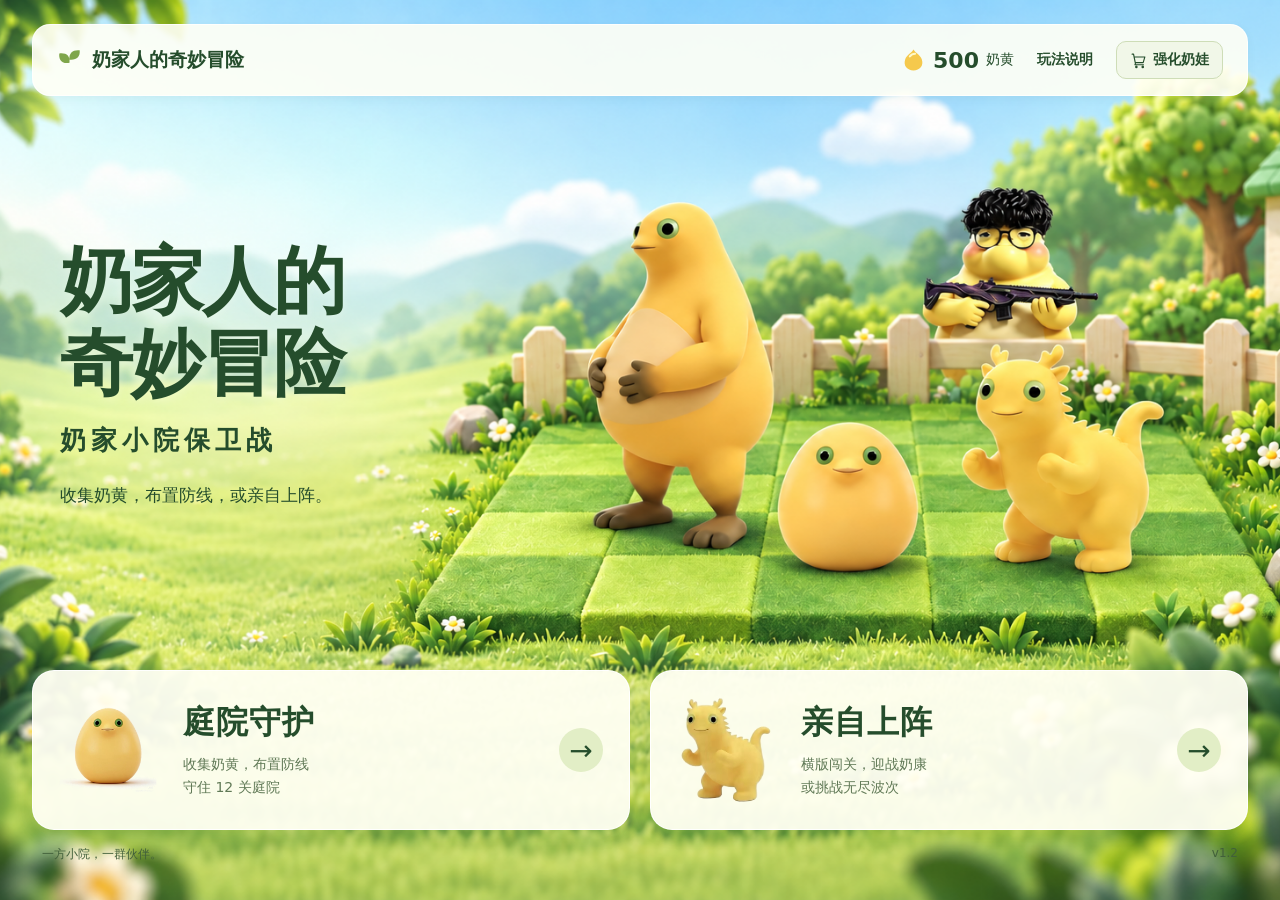
<file: index.html>
<!doctype html>
<html lang="zh-CN">
<head>
  <meta charset="utf-8">
  <meta name="viewport" content="width=device-width, initial-scale=1">
  <title>奶家人的奇妙冒险</title>
  <meta http-equiv="refresh" content="0; url=./src/index.html">
  <script>location.replace("./src/index.html");</script>
</head>
<body>
  <p><a href="./src/index.html">进入《奶家人的奇妙冒险》</a></p>
</body>
</html>
</file>
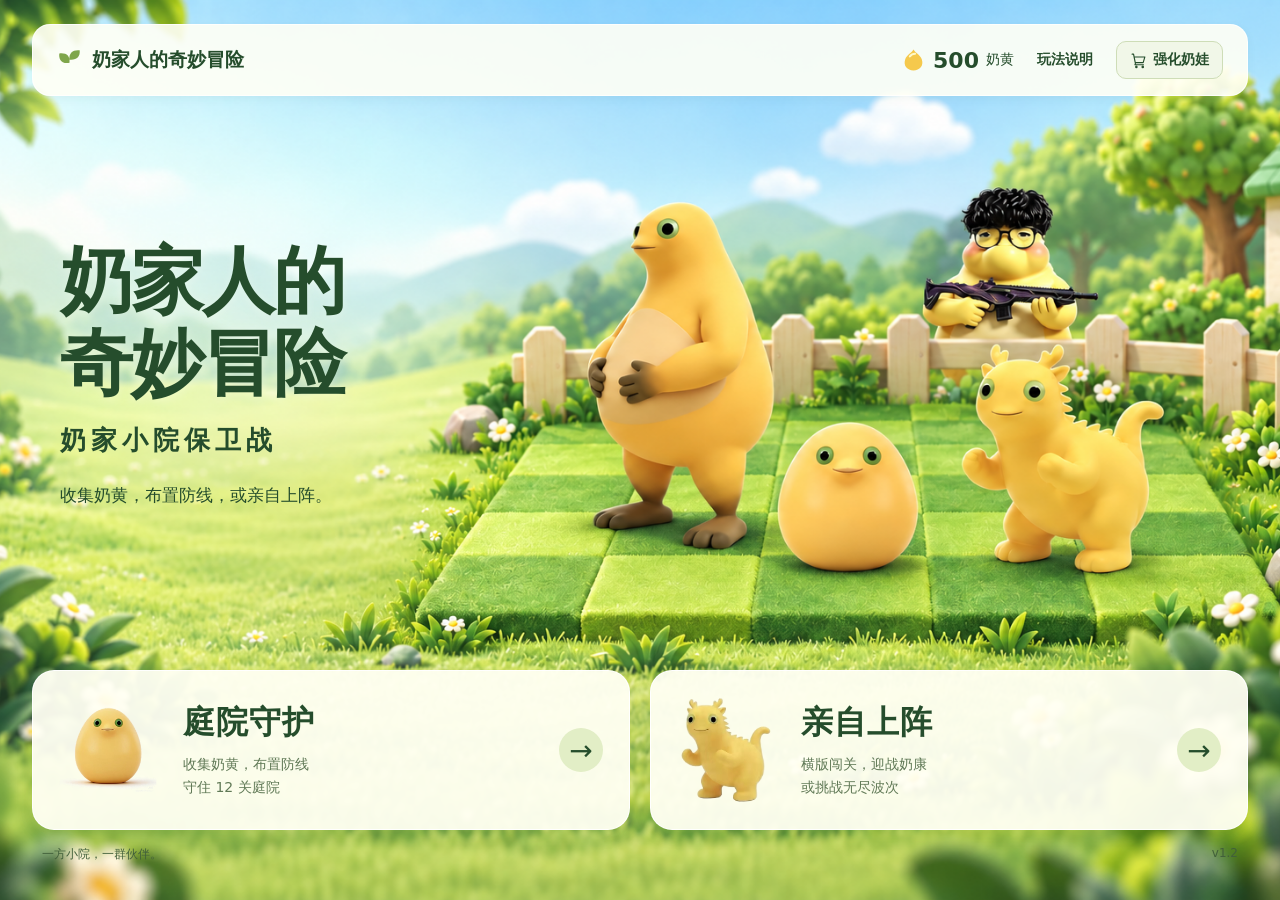
<file: src/index.html>
<!DOCTYPE html>
<html lang="zh-CN">
<head>
  <meta charset="UTF-8">
  <meta name="viewport" content="width=device-width, initial-scale=1.0">
  <meta name="theme-color" content="#dff2c7">
  <title>奶家人的奇妙冒险</title>
  <link rel="stylesheet" href="css/menu.css">
</head>
<body>
  <div class="menu-bg" aria-hidden="true"></div>

  <main class="menu-shell">
    <header class="site-header">
      <a class="wordmark" href="index.html" aria-label="奶家人的奇妙冒险首页">
        <svg viewBox="0 0 32 32" aria-hidden="true"><path d="M16 27V15M16 19C5 21 2 13 3 7c9-1 14 3 13 12Zm0-4C15 6 21 2 29 3c1 8-4 13-13 12Z" fill="currentColor"/></svg>
        <span>奶家人的奇妙冒险</span>
      </a>
      <nav class="header-actions" aria-label="首页工具">
        <div class="custard-balance" aria-label="奶黄余额">
          <svg viewBox="0 0 48 48" aria-hidden="true"><path d="M24 4c4 7 13 10 16 19 4 12-4 21-16 21S4 35 8 23C11 14 20 11 24 4Z" fill="currentColor"/><path d="M17 17c3-4 7-5 10-5" fill="none" stroke="#fff9c9" stroke-width="4" stroke-linecap="round"/></svg>
          <strong data-custard-balance>--</strong><span>奶黄</span>
        </div>
        <button class="text-button" type="button" data-open="helpModal">玩法说明</button>
        <a class="upgrade-entry" href="upgrade.html"><svg viewBox="0 0 24 24" aria-hidden="true"><g fill="none" stroke="currentColor" stroke-width="1.6" stroke-linecap="round" stroke-linejoin="round"><path d="M3 3h2l2.4 12h11.2L21 7H6M8 15l-1 3h12"/><circle cx="9" cy="21" r="1"/><circle cx="18" cy="21" r="1"/></g></svg>强化奶娃</a>
      </nav>
    </header>
    <header class="hero">
      <div class="hero-copy">
        <h1>奶家人的<br>奇妙冒险</h1>
        <p class="subtitle">奶家小院保卫战</p>
        <p class="hero-description">收集奶黄，布置防线，或亲自上阵。</p>
      </div>
    </header>

    <section class="mode-grid" aria-label="选择模式">
      <a class="mode-card adventure" href="game.html">
        <img src="assets/egg.png" alt="">
        <div class="mode-copy"><strong>庭院守护</strong><p>收集奶黄，布置防线<br>守住 12 关庭院</p></div>
        <span class="mode-arrow" aria-hidden="true">→</span>
      </a>

      <button class="mode-card action" id="actionModeCard" type="button" data-open="modeModal">
        <img src="assets/dragon.png" alt="">
        <div class="mode-copy"><strong>亲自上阵</strong><p>横版闯关，迎战奶康<br>或挑战无尽波次</p></div>
        <span class="mode-arrow" aria-hidden="true">→</span>
      </button>
    </section>

    <footer class="menu-footer">
      <span>一方小院，一群伙伴。</span>
      <span>v1.2</span>
    </footer>
  </main>

  <div class="modal" id="modeModal" aria-hidden="true">
    <div class="modal-card">
      <button class="modal-close" type="button" data-close aria-label="关闭">×</button>
      <span class="eyebrow">邪恶家人</span>
      <h2>选择玩法</h2>
      <div class="mode-options">
        <a class="mode-option" href="action-levels.html">
          <strong>闯关模式</strong>
          <span>12 关闯关 · 精英怪 · 奶康</span>
        </a>
        <a class="mode-option" href="action.html?mode=endless">
          <strong>无尽模式</strong>
          <span data-best-wave>暂无记录</span>
        </a>
      </div>
      <small>键盘操作 · A/D 移动 · 空格跳跃 · J/K/L 攻击</small>
      <div class="custard-display" style="margin-top: 12px; text-align: center;">
        <span>奶黄余额：</span><strong data-custard-balance>--</strong>
      </div>
    </div>
  </div>
  <div class="modal" id="helpModal" aria-hidden="true">
    <div class="modal-card help-card">
      <button class="modal-close" type="button" data-close aria-label="关闭">×</button>
      <span class="eyebrow">玩法说明</span>
      <h2>两种玩法</h2>
      <div class="help-grid">
        <section>
          <h3>冒险模式</h3>
          <p>点击发光的奶黄收集资源，选择左侧卡牌后点击草地放置。奶娃可清空一行，空格暂停，数字 1 / 2 切换速度。</p>
        </section>
        <section>
          <h3>奶家人的奇妙冒险</h3>
          <p>A/D 移动，空格跳跃，J 普攻三连，K 重击，L 音波，Shift 冲刺，Esc 暂停。击杀敌人升级并三选一强化；闯关终点是奶康，无尽模式波次无限增强。</p>
        </section>
      </div>
    </div>
  </div>

  <script src="js/progress.js"></script>
  <script src="js/menu.js"></script>
</body>
</html>
</file>
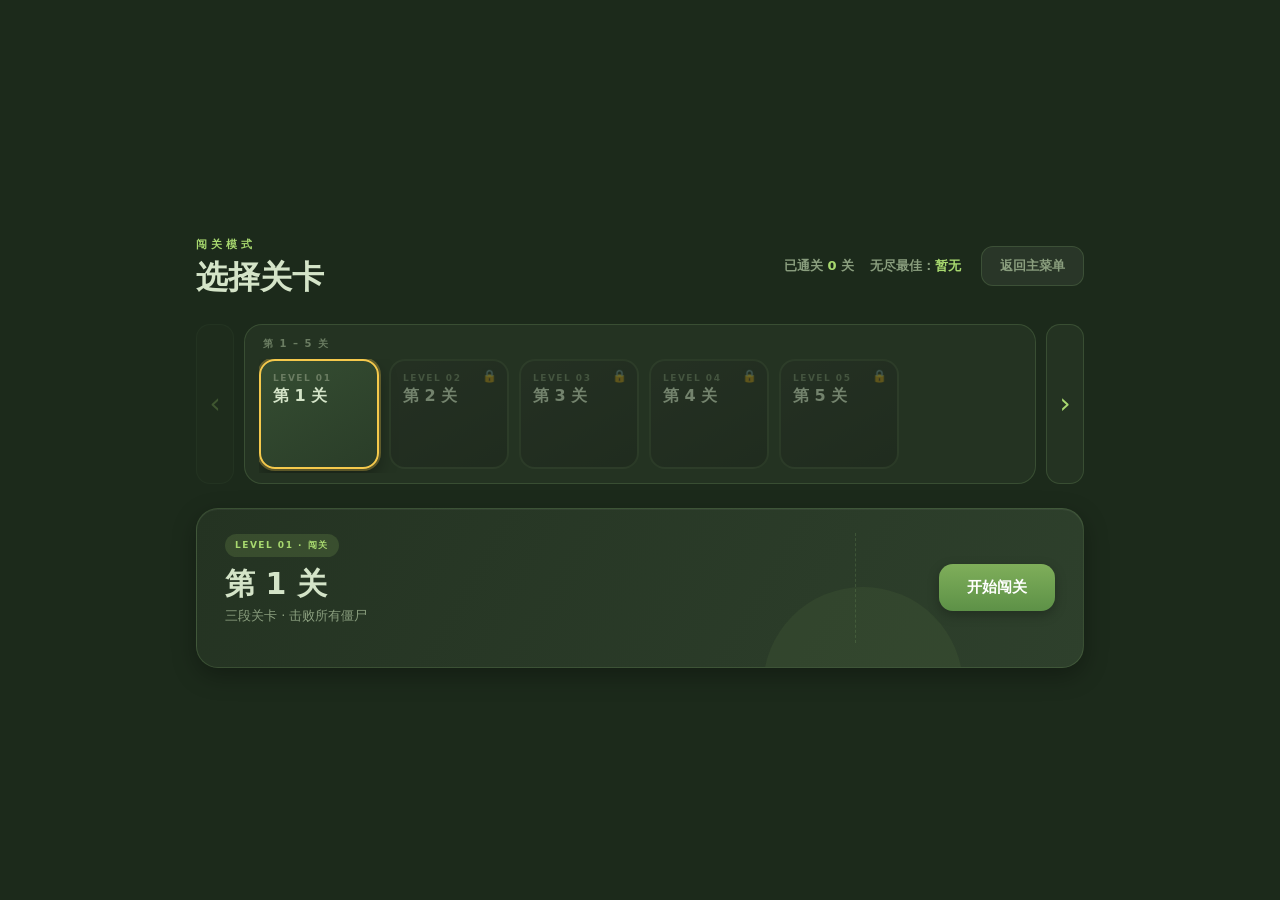
<file: action-levels.html>
<!DOCTYPE html>
<html lang="zh-CN">
<head>
  <meta charset="UTF-8">
  <meta name="viewport" content="width=device-width, initial-scale=1.0">
  <title>奶龙战僵尸 - 闯关模式</title>
  <link rel="stylesheet" href="action-levels.css">
</head>
<body>
  <div class="level-select-shell">
    <header>
      <div class="header-info">
        <span class="eyebrow">闯关模式</span>
        <h1>选择关卡</h1>
      </div>
      <div class="header-stats">
        <span>已通关 <b id="actionCleared">0</b> 关</span>
        <span>无尽最佳：<b id="actionEndlessBest">暂无</b></span>
      </div>
      <button id="backButton" class="ghost-button">返回主菜单</button>
    </header>

    <div class="level-track-wrap">
      <button class="track-arrow" id="trackPrev">&#8249;</button>
      <div class="level-track-shell">
        <span class="track-range" id="trackRange">第 1 – 5 关</span>
        <div id="levelTrack" class="level-track"></div>
      </div>
      <button class="track-arrow" id="trackNext">&#8250;</button>
    </div>

    <div id="levelPreview" class="level-preview"></div>
  </div>

  <script src="progress.js"></script>
  <script src="action-levels.js"></script>
</body>
</html>
</file>
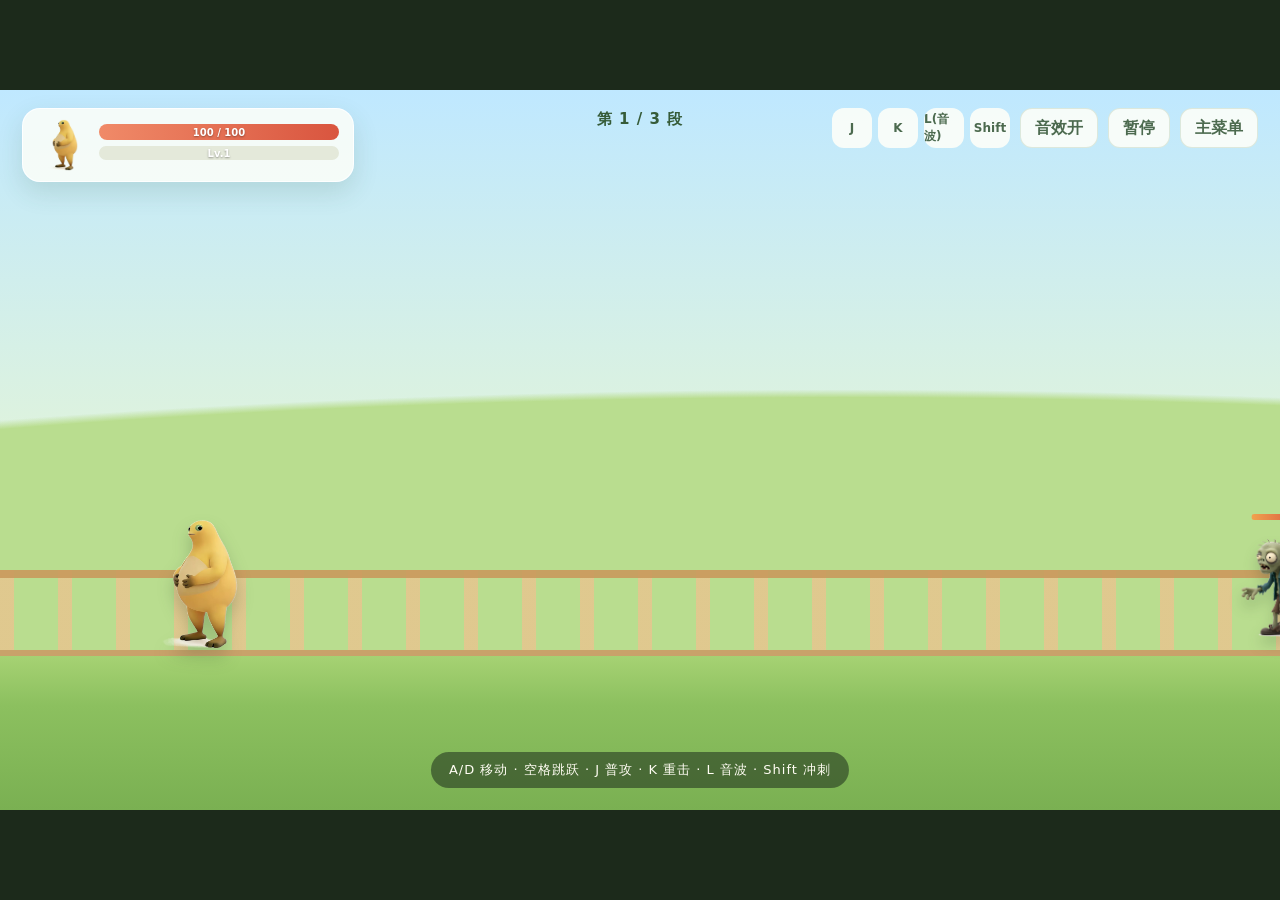
<file: action.html>
<!DOCTYPE html>
<html lang="zh-CN">
<head>
  <meta charset="UTF-8">
  <meta name="viewport" content="width=device-width, initial-scale=1.0">
  <title>奶龙战僵尸</title>
  <link rel="stylesheet" href="action.css">
</head>
<body>
  <div class="stage-wrap">
    <div id="stage" class="stage">
      <div class="scene">
        <div class="parallax sky" data-factor="0.15"></div>
        <div class="parallax hills" data-factor="0.3"></div>
        <div class="parallax fence" data-factor="0.6"></div>
        <div class="parallax bushes" data-factor="0.85"></div>
        <div id="world" class="world">
          <div class="ground"></div>
          <div id="enemyLayer" class="layer"></div>
          <div id="playerLayer" class="layer"></div>
          <div id="effectLayer" class="layer"></div>
        </div>
      </div>

      <div class="hud">
        <div class="hud-left">
          <img class="hud-avatar" src="assets/baby-glance.png" alt="">
          <div class="bars">
            <div class="hp-track"><div id="hpFill" class="hp-fill"></div><span id="hpText">100 / 100</span></div>
            <div class="xp-track"><div id="xpFill" class="xp-fill"></div><span id="levelText">Lv.1</span></div>
            <div id="upgradeChips" class="upgrade-chips"></div>
          </div>
        </div>
        <div class="hud-center">
          <span id="stageLabel">第 1 / 3 段</span>
          <div id="comboText" class="combo"></div>
          <div id="bossBar" class="boss-bar"><span>僵尸王</span><div class="boss-track"><div id="bossFill" class="boss-fill"></div></div></div>
        </div>
        <div class="hud-right">
          <div class="skill-row">
            <span class="skill" id="skillJ">J</span>
            <span class="skill" id="skillK">K</span>
            <span class="skill" id="skillL">L(音波)</span>
            <span class="skill" id="skillShift">Shift</span>
          </div>
          <button id="soundButton" class="hud-button" type="button">音效</button>
          <button id="pauseButton" class="hud-button" type="button">暂停</button>
          <a class="hud-button" href="index.html">主菜单</a>
        </div>
      </div>

      <div id="tipBar" class="tip-bar">A/D 移动 · 空格跳跃 · J 普攻 · K 重击 · L 音波 · Shift 冲刺</div>
      <div id="overlay" class="overlay" aria-hidden="true"></div>
    </div>
  </div>

  <script src="progress.js"></script>
  <script src="action-data.js"></script>
  <script src="action-logic.js"></script>
  <script src="action.js"></script>
</body>
</html>
</file>
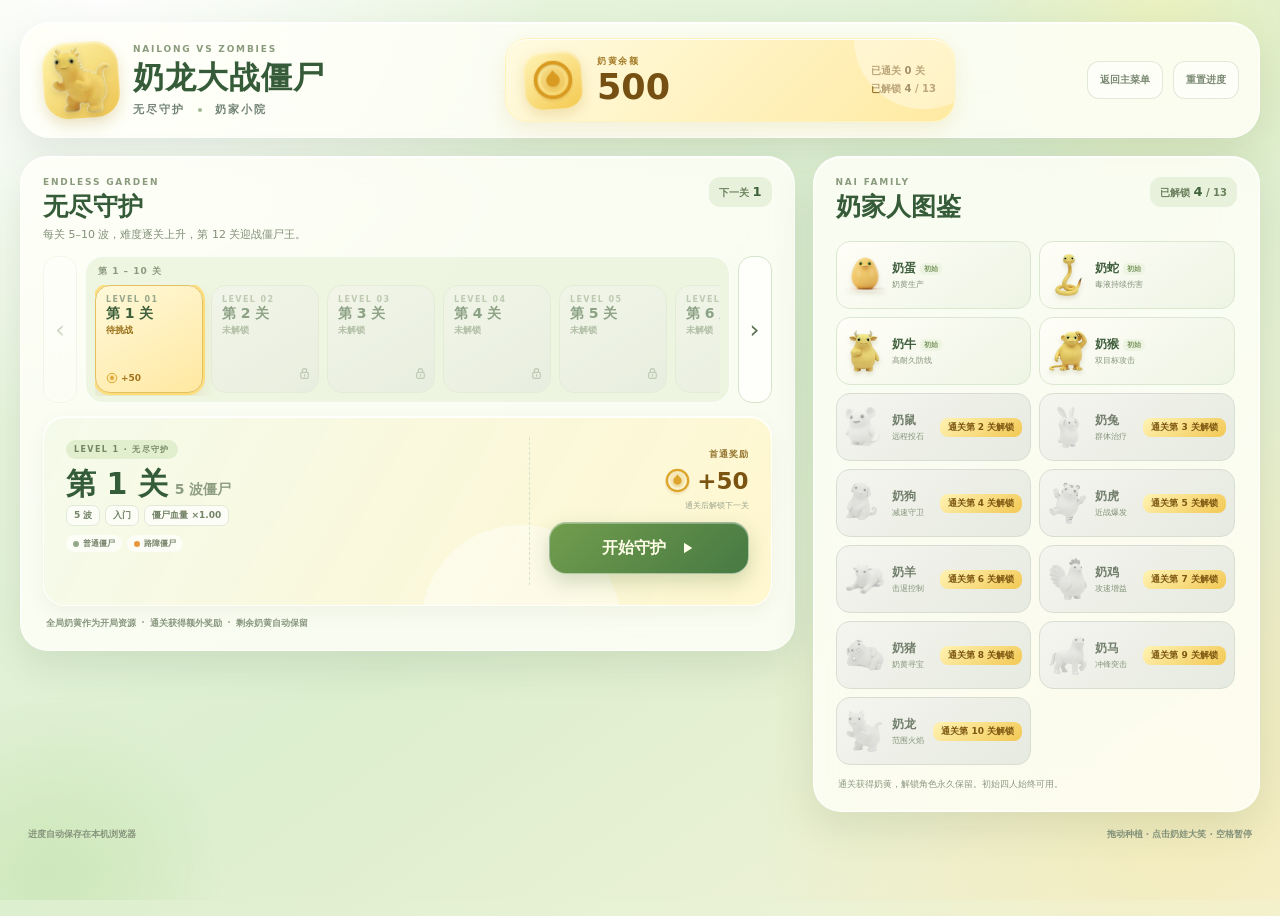
<file: game.html>
<!DOCTYPE html>
<html lang="zh-CN">
<head>
  <meta charset="UTF-8">
  <meta name="viewport" content="width=device-width, initial-scale=1.0">
  <meta name="theme-color" content="#dff2c7">
  <title>奶龙大战僵尸 · 奶家小院</title>
  <link rel="stylesheet" href="styles.css">
</head>
<body class="home-open">
  <svg class="svg-library" xmlns="http://www.w3.org/2000/svg">
    <symbol id="i-custard" viewBox="0 0 48 48">
      <path d="M24 4c4 7 13 10 16 19 4 12-4 21-16 21S4 35 8 23C11 14 20 11 24 4Z" fill="currentColor"/>
      <path d="M17 17c3-4 7-5 10-5" fill="none" stroke="#fff9c9" stroke-width="4" stroke-linecap="round" opacity=".85"/>
    </symbol>
    <symbol id="i-pause" viewBox="0 0 24 24"><path d="M7 5v14M17 5v14" fill="none" stroke="currentColor" stroke-width="3" stroke-linecap="round"/></symbol>
    <symbol id="i-play" viewBox="0 0 24 24"><path d="m8 5 11 7-11 7Z" fill="currentColor"/></symbol>
    <symbol id="i-restart" viewBox="0 0 24 24"><path d="M5 8V3m0 5h5M5.6 7.4A8 8 0 1 1 4 15" fill="none" stroke="currentColor" stroke-width="2.2" stroke-linecap="round" stroke-linejoin="round"/></symbol>
    <symbol id="i-sound" viewBox="0 0 24 24"><path d="M4 10v4h4l5 4V6L8 10H4Zm12-1c1 2 1 4 0 6m3-9c3 4 3 8 0 12" fill="none" stroke="currentColor" stroke-width="2" stroke-linecap="round" stroke-linejoin="round"/></symbol>
    <symbol id="i-muted" viewBox="0 0 24 24"><path d="M4 10v4h4l5 4V6L8 10H4Zm12 0 5 5m0-5-5 5" fill="none" stroke="currentColor" stroke-width="2" stroke-linecap="round" stroke-linejoin="round"/></symbol>
    <symbol id="i-help" viewBox="0 0 24 24"><circle cx="12" cy="12" r="9" fill="none" stroke="currentColor" stroke-width="2"/><path d="M9.8 9a2.4 2.4 0 0 1 4.6 1c0 2-2.4 2-2.4 4m0 3h.01" fill="none" stroke="currentColor" stroke-width="2" stroke-linecap="round"/></symbol>
    <symbol id="i-shovel" viewBox="0 0 24 24"><path d="m14 4 6 6-3 3-6-6m3 3-8 8m-2 3c-2-1-3-2-2-4s2-3 4-2l3 3c1 2-1 4-3 5Z" fill="none" stroke="currentColor" stroke-width="2" stroke-linecap="round" stroke-linejoin="round"/></symbol>
    <symbol id="i-bolt" viewBox="0 0 24 24"><path d="m13 2-8 12h6l-1 8 9-13h-6V2Z" fill="currentColor"/></symbol>
    <symbol id="i-home" viewBox="0 0 24 24"><path d="m3 11 9-8 9 8M5 10v9h5v-6h4v6h5v-9" fill="none" stroke="currentColor" stroke-width="2.2" stroke-linecap="round" stroke-linejoin="round"/></symbol>
    <symbol id="i-lock" viewBox="0 0 24 24"><rect x="5" y="10" width="14" height="11" rx="3" fill="none" stroke="currentColor" stroke-width="2.2"/><path d="M8 10V7a4 4 0 0 1 8 0v3M12 14v3" fill="none" stroke="currentColor" stroke-width="2.2" stroke-linecap="round"/></symbol>
    <symbol id="i-check" viewBox="0 0 24 24"><path d="m5 12 5 5L19 7" fill="none" stroke="currentColor" stroke-width="3" stroke-linecap="round" stroke-linejoin="round"/></symbol>
    <symbol id="i-coin" viewBox="0 0 48 48"><circle cx="24" cy="24" r="19" fill="none" stroke="currentColor" stroke-width="4"/><circle cx="24" cy="24" r="13" fill="currentColor" opacity=".18"/><path d="M24 13c2.7 4.6 7.3 6.2 7.3 11.2a7.3 7.3 0 1 1-14.6 0C16.7 19.2 21.3 17.6 24 13Z" fill="currentColor"/></symbol>
  </svg>

  <div class="page-decor cloud-one"></div>
  <div class="page-decor cloud-two"></div>

  <div id="homeScreen" class="home-screen visible" aria-label="奶龙大战僵尸主页面">
    <div class="home-orb orb-one"></div>
    <div class="home-orb orb-two"></div>
    <div class="home-shell">
      <header class="home-header glass-panel">
        <div class="home-brand">
          <div class="brand-badge"><img src="assets/dragon.png" alt="奶龙"></div>
          <div>
            <span class="eyebrow">NAILONG VS ZOMBIES</span>
            <h1>奶龙大战僵尸</h1>
            <p>无尽守护 <span></span> 奶家小院</p>
          </div>
        </div>
        <div class="wallet-card" aria-label="奶黄记录">
          <div class="wallet-coin"><svg><use href="#i-coin"></use></svg></div>
          <div class="wallet-balance"><span>奶黄余额</span><strong id="homeCoins" aria-live="polite">0</strong></div>
          <div class="wallet-stats">
            <span>已通关 <b id="homeCleared">0</b> 关</span>
            <span>已解锁 <b id="homeUnlocked">4</b> / 13</span>
          </div>
        </div>
        <div class="home-actions">
          <a href="index.html" class="ghost-button back-to-menu">返回主菜单</a>
          <button id="resetProgressButton" class="ghost-button" title="清空奶黄、解锁与关卡记录">重置进度</button>
        </div>
      </header>

      <main class="home-main">
        <section class="home-level-panel glass-panel">
          <div class="home-section-head">
            <div>
              <span class="eyebrow">ENDLESS GARDEN</span>
              <h2>无尽守护</h2>
              <p>每关 5–10 波，难度逐关上升，第 12 关迎战僵尸王。</p>
            </div>
            <span class="progress-chip">下一关 <b id="homeNextLevel">1</b></span>
          </div>
          <div class="level-track-wrap">
            <button class="track-arrow" id="trackPrev" aria-label="查看更早的关卡">‹</button>
            <div class="level-track-shell">
              <span class="track-range" id="trackRange">第 1 – 5 关</span>
              <div id="levelTrack" class="level-track" aria-label="关卡选择"></div>
            </div>
            <button class="track-arrow" id="trackNext" aria-label="查看更后的关卡">›</button>
          </div>
          <div id="levelPreview" class="level-preview"></div>
          <div class="home-tips">
            <span>全局奶黄作为开局资源</span>
            <span>通关获得额外奖励</span>
            <span>剩余奶黄自动保留</span>
          </div>
        </section>

        <aside class="home-roster-panel glass-panel">
          <div class="home-section-head">
            <div>
              <span class="eyebrow">NAI FAMILY</span>
              <h2>奶家人图鉴</h2>
            </div>
            <span class="progress-chip">已解锁 <b id="homeRosterCount">4</b> / 13</span>
          </div>
          <div id="rosterGrid" class="roster-grid"></div>
          <p class="roster-tip">通关获得奶黄，解锁角色永久保留。初始四人始终可用。</p>
        </aside>
      </main>

      <footer class="home-footer">
        <span>进度自动保存在本机浏览器</span>
        <span>拖动种植 · 点击奶娃大笑 · 空格暂停</span>
      </footer>
    </div>
  </div>

  <div id="app">
    <header class="topbar glass-panel">
      <div class="brand">
        <div class="brand-badge"><img src="assets/dragon.png" alt="奶龙"></div>
        <div>
          <h1>奶龙大战僵尸</h1>
          <p>无尽守护 <span></span> <b id="brandLevel">第 1 关</b></p>
        </div>
      </div>
      <div class="top-actions">
        <div class="resource-pill" id="resourcePill" aria-label="当前奶黄">
          <svg class="custard-icon"><use href="#i-custard"></use></svg>
          <strong id="custardCount">150</strong>
          <span>奶黄</span>
        </div>
        <button class="icon-button" id="homeButton" title="返回主页" aria-label="返回主页"><svg><use href="#i-home"></use></svg></button>
        <button class="icon-button" id="helpButton" title="玩法说明" aria-label="玩法说明"><svg><use href="#i-help"></use></svg></button>
        <button class="icon-button" id="soundButton" title="关闭声音" aria-label="关闭声音"><svg><use href="#i-sound"></use></svg></button>
        <button class="control-button" id="speedButton" title="切换游戏速度">1×</button>
        <button class="control-button wide" id="pauseButton"><svg><use href="#i-pause"></use></svg><span>暂停</span></button>
        <button class="icon-button" id="restartButton" title="重新开局" aria-label="重新开局"><svg><use href="#i-restart"></use></svg></button>
      </div>
    </header>

    <main class="game-layout">
      <aside class="deck-panel glass-panel">
        <div class="panel-heading">
          <div><span class="eyebrow">NAI FAMILY</span><h2>选择奶家人</h2></div>
          <span id="unitCount" class="unit-count">可用 4 / 13</span>
        </div>
        <div id="cardGrid" class="card-grid" aria-label="奶家人卡牌"></div>
        <div id="unitDetail" class="unit-detail">
          <div class="detail-placeholder">拖动卡牌到草地种植<br>也可以点击卡牌再选格子</div>
        </div>
        <button id="shovelButton" class="shovel-button"><svg><use href="#i-shovel"></use></svg><span>小铲子</span><small>移除已放置角色</small></button>
      </aside>

      <section class="play-column">
        <div class="level-strip glass-panel">
          <div class="wave-copy"><span class="eyebrow">守护进度</span><strong id="waveLabel">第 1 / 5 波</strong></div>
          <div class="progress-track"><div id="levelProgress" class="progress-fill"></div><span id="progressText">0 / 35</span></div>
          <div class="zombie-legend"><span class="legend-dot basic"></span>普通<span class="legend-dot cone"></span>路障<span class="legend-dot bucket"></span>铁桶<span class="legend-dot brute"></span>大块头<span class="legend-dot spitter"></span>远程<span class="legend-dot jumper"></span>跳跃<span class="legend-dot boss"></span>僵尸王</div>
        </div>

        <div class="board-frame">
          <div id="board" class="board" aria-label="五行九列奶家小院战场">
            <div class="sky-glow"></div>
            <div class="fence"></div>
            <div class="porch"><span>奶家</span></div>
            <div id="grid" class="grid"></div>
            <div id="babyLayer" class="entity-layer"></div>
            <div id="plantLayer" class="entity-layer"></div>
            <div id="projectileLayer" class="entity-layer"></div>
            <div id="zombieLayer" class="entity-layer"></div>
            <div id="enemyProjectileLayer" class="entity-layer"></div>
            <div id="babyPerformanceLayer" class="entity-layer"></div>
            <div id="custardLayer" class="entity-layer"></div>
            <div id="effectLayer" class="entity-layer"></div>
            <div id="bossHud" class="boss-hud">
              <div><strong>僵尸王</strong><span id="bossPhase">召唤援军 · 远程压制</span></div>
              <div class="boss-health-track"><div id="bossHealthFill"></div></div>
            </div>
            <div id="waveBanner" class="wave-banner"></div>
          </div>
        </div>

        <div class="board-footer glass-panel">
          <div class="status-message"><span class="status-dot"></span><span id="statusText">先放奶蛋攒奶黄，再布置攻击角色</span></div>
          <div class="footer-hints"><span>拖动卡牌种植</span><span>点击奶娃大笑</span><span>右键取消</span></div>
        </div>
      </section>
    </main>
  </div>

  <div id="modal" class="modal" role="dialog" aria-modal="true"></div>
  <div id="toast" class="toast" role="status"></div>

  <script src="progress.js"></script>
  <script src="game.js"></script>
</body>
</html>
</file>
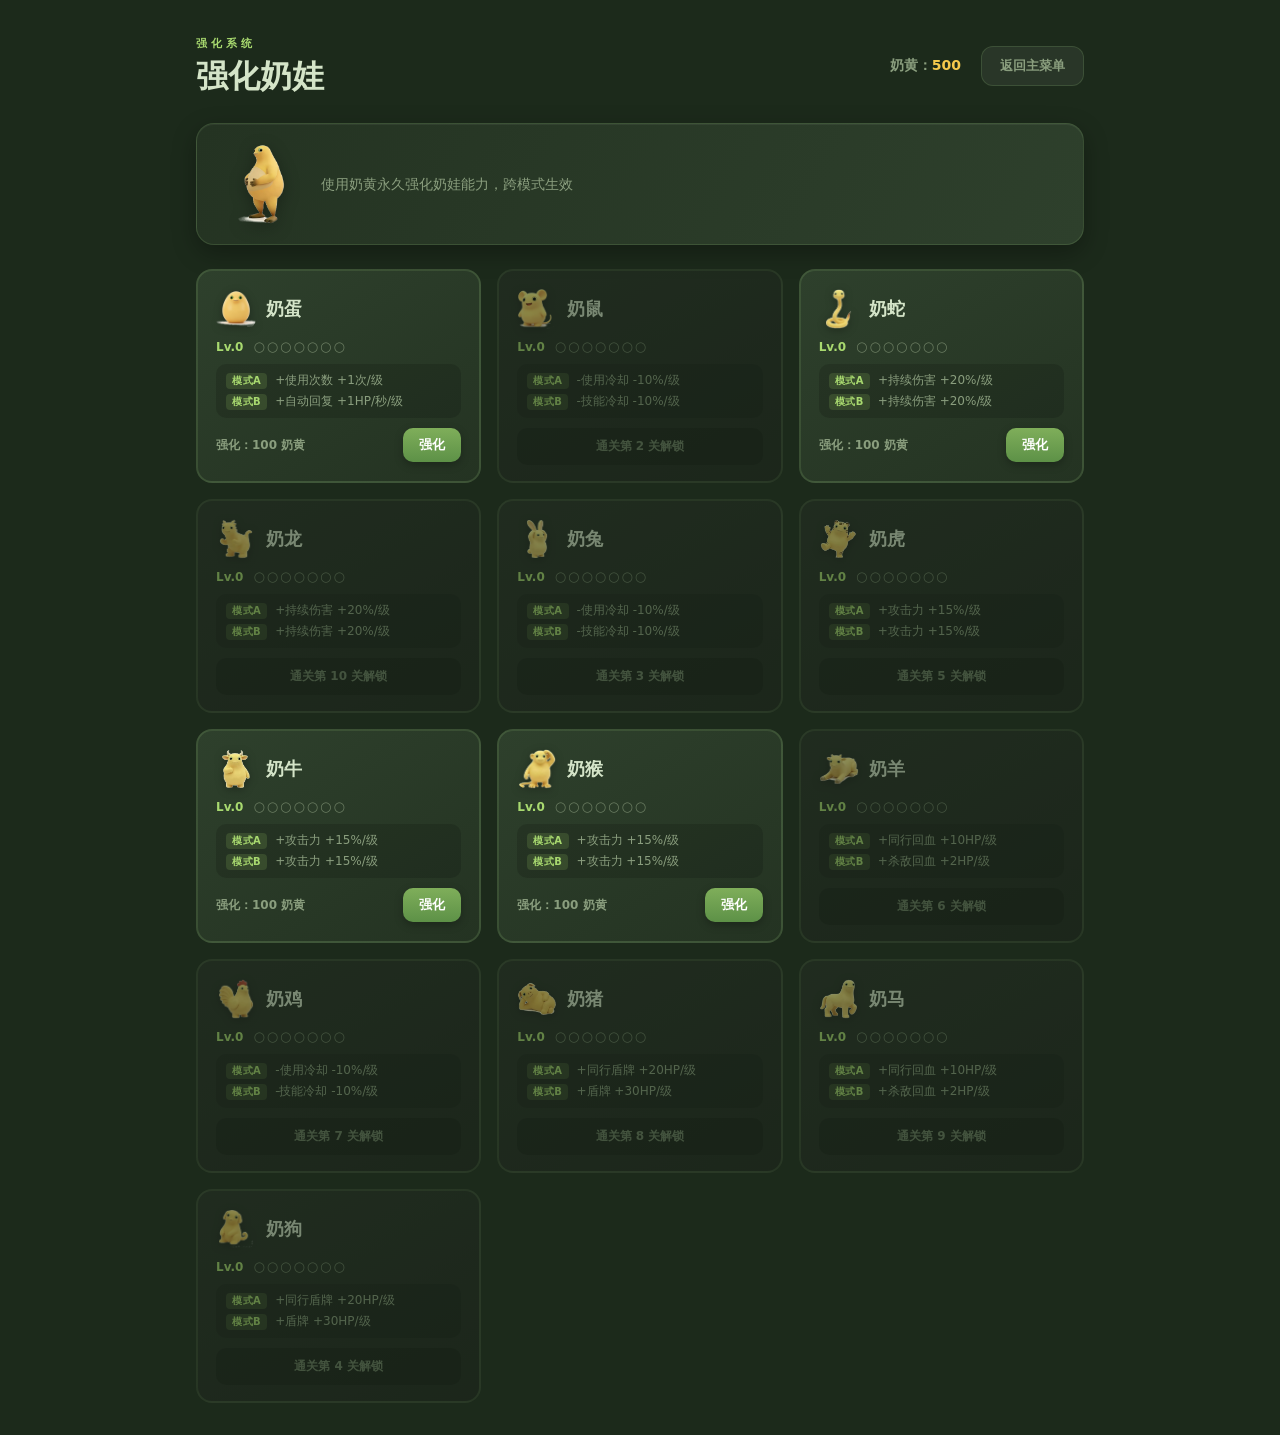
<file: upgrade.html>
<!DOCTYPE html>
<html lang="zh-CN">
<head>
  <meta charset="UTF-8">
  <meta name="viewport" content="width=device-width, initial-scale=1.0">
  <title>强化奶娃</title>
  <link rel="stylesheet" href="upgrade.css">
</head>
<body>
  <div class="upgrade-shell">
    <header>
      <div class="header-info">
        <span class="eyebrow">强化系统</span>
        <h1>强化奶娃</h1>
      </div>
      <div class="header-stats">
        <span class="custard-display">奶黄：<strong id="custardBalance">0</strong></span>
      </div>
      <button id="backButton" class="ghost-button">返回主菜单</button>
    </header>

    <div class="baby-showcase">
      <img src="assets/baby-glance.png" alt="奶娃" class="baby-image">
      <p class="baby-desc">使用奶黄永久强化奶娃能力，跨模式生效</p>
    </div>

    <div class="upgrade-grid" id="upgradeGrid"></div>
  </div>

  <script src="progress.js"></script>
  <script src="upgrade.js"></script>
</body>
</html>
</file>
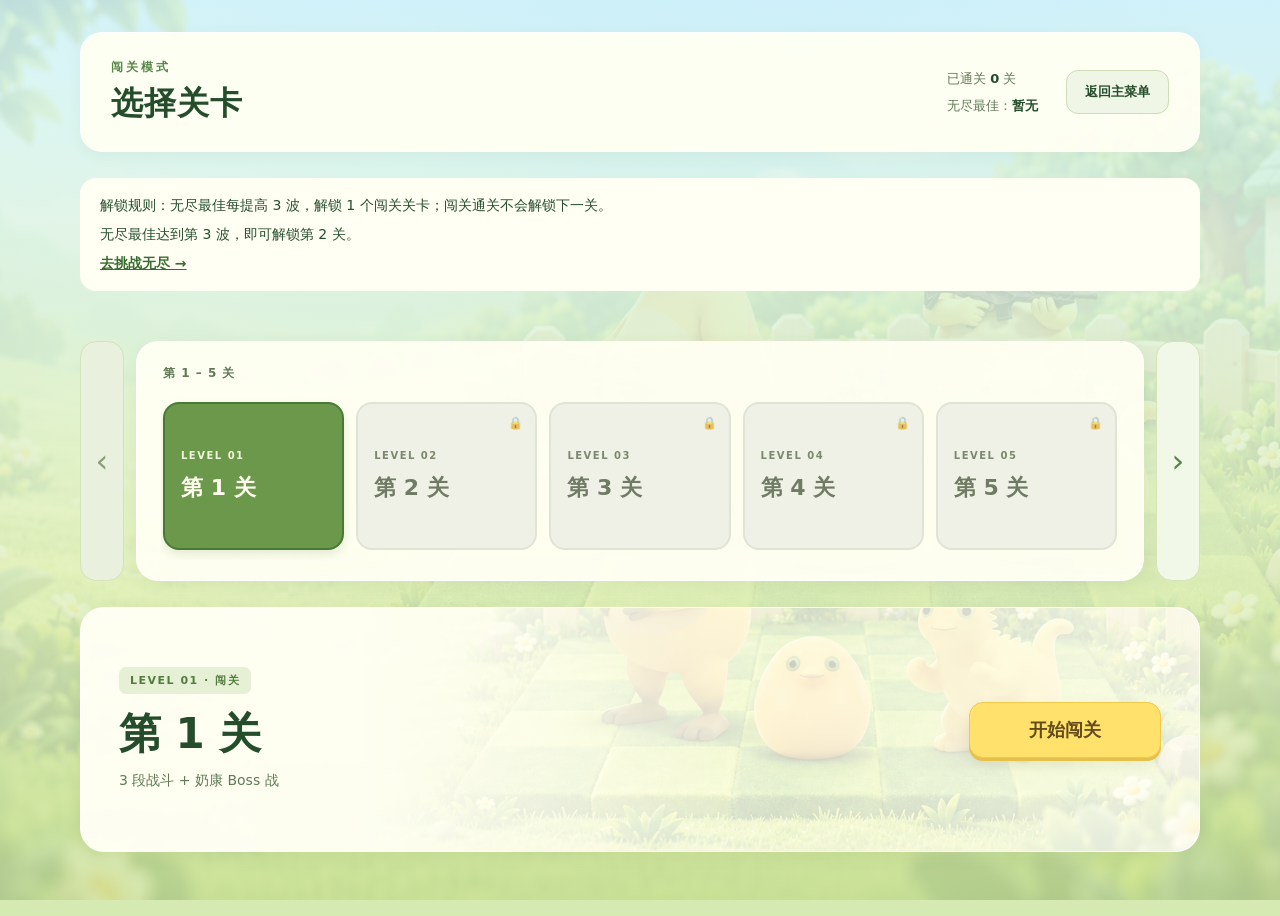
<file: src/action-levels.html>
<!DOCTYPE html>
<html lang="zh-CN">
<head>
  <meta charset="UTF-8">
  <meta name="viewport" content="width=device-width, initial-scale=1.0">
  <title>邪恶家人 - 闯关模式</title>
  <link rel="stylesheet" href="css/action-levels.css">
</head>
<body>
  <div class="level-select-shell">
    <header>
      <div class="header-info">
        <span class="eyebrow">闯关模式</span>
        <h1>选择关卡</h1>
      </div>
      <div class="header-stats">
        <span>已通关 <b id="actionCleared">0</b> 关</span>
        <span>无尽最佳：<b id="actionEndlessBest">暂无</b></span>
      </div>
      <button id="backButton" class="ghost-button">返回主菜单</button>
    </header>

    <div class="unlock-guidance">
      <p>解锁规则：无尽最佳每提高 3 波，解锁 1 个闯关关卡；闯关通关不会解锁下一关。</p>
      <p id="unlockHint" role="status" aria-live="polite"></p>
      <a href="action.html?mode=endless">去挑战无尽 →</a>
    </div>

    <div class="level-track-wrap">
      <button class="track-arrow" id="trackPrev">&#8249;</button>
      <div class="level-track-shell">
        <span class="track-range" id="trackRange">第 1 – 5 关</span>
        <div id="levelTrack" class="level-track"></div>
      </div>
      <button class="track-arrow" id="trackNext">&#8250;</button>
    </div>

    <div id="levelPreview" class="level-preview"></div>
  </div>

  <script src="js/progress.js"></script>
  <script src="js/action-data.js"></script>
  <script src="js/action-logic.js"></script>
  <script src="js/action-levels.js"></script>
</body>
</html>
</file>
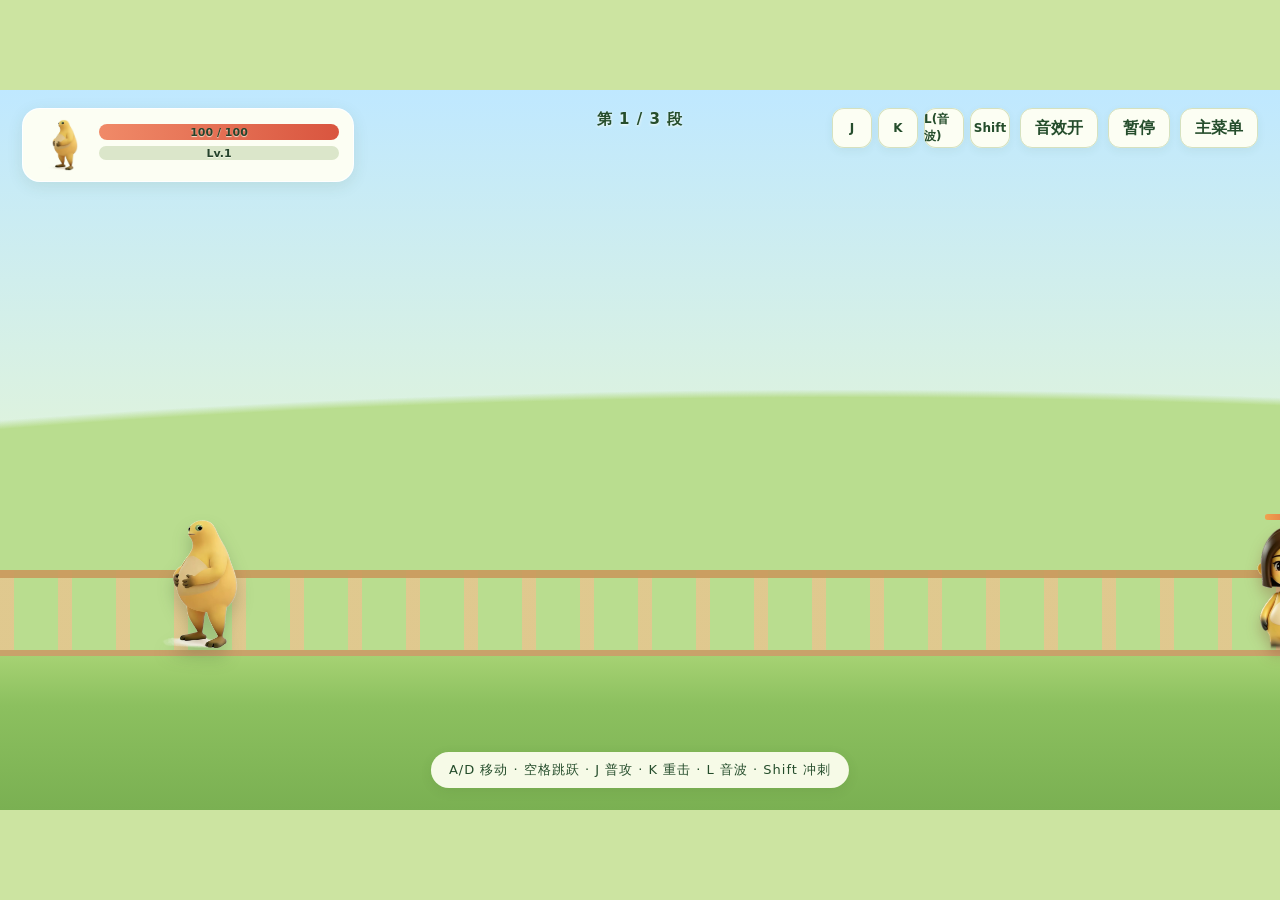
<file: src/action.html>
<!DOCTYPE html>
<html lang="zh-CN">
<head>
  <meta charset="UTF-8">
  <meta name="viewport" content="width=device-width, initial-scale=1.0">
  <title>奶家人的奇妙冒险</title>
  <link rel="stylesheet" href="css/action.css">
</head>
<body>
  <div class="stage-wrap">
    <div id="stage" class="stage">
      <div class="scene">
        <div class="parallax sky" data-factor="0.15"></div>
        <div class="parallax hills" data-factor="0.3"></div>
        <div class="parallax fence" data-factor="0.6"></div>
        <div class="parallax bushes" data-factor="0.85"></div>
        <div id="world" class="world">
          <div class="ground"></div>
          <div id="enemyLayer" class="layer"></div>
          <div id="playerLayer" class="layer"></div>
          <div id="effectLayer" class="layer"></div>
        </div>
      </div>

      <div class="hud">
        <div class="hud-left">
          <img class="hud-avatar" src="assets/baby-glance.png" alt="">
          <div class="bars">
            <div class="hp-track"><div id="hpFill" class="hp-fill"></div><span id="hpText">100 / 100</span></div>
            <div class="xp-track"><div id="xpFill" class="xp-fill"></div><span id="levelText">Lv.1</span></div>
            <div id="upgradeChips" class="upgrade-chips"></div>
          </div>
        </div>
        <div class="hud-center">
          <span id="stageLabel">第 1 / 3 段</span>
          <div id="comboText" class="combo"></div>
          <div id="bossBar" class="boss-bar"><span>奶康</span><div class="boss-track"><div id="bossFill" class="boss-fill"></div></div></div>
        </div>
        <div class="hud-right">
          <div class="skill-row">
            <span class="skill" id="skillJ">J</span>
            <span class="skill" id="skillK">K</span>
            <span class="skill" id="skillL">L(音波)</span>
            <span class="skill" id="skillShift">Shift</span>
          </div>
          <button id="soundButton" class="hud-button" type="button">音效</button>
          <button id="pauseButton" class="hud-button" type="button">暂停</button>
          <a class="hud-button" href="index.html">主菜单</a>
        </div>
      </div>

      <div id="tipBar" class="tip-bar">A/D 移动 · 空格跳跃 · J 普攻 · K 重击 · L 音波 · Shift 冲刺</div>
      <div id="overlay" class="overlay" aria-hidden="true"></div>
    </div>
  </div>

  <script src="js/progress.js"></script>
  <script src="js/action-data.js"></script>
  <script src="js/action-logic.js"></script>
  <script src="js/action.js"></script>
</body>
</html>
</file>
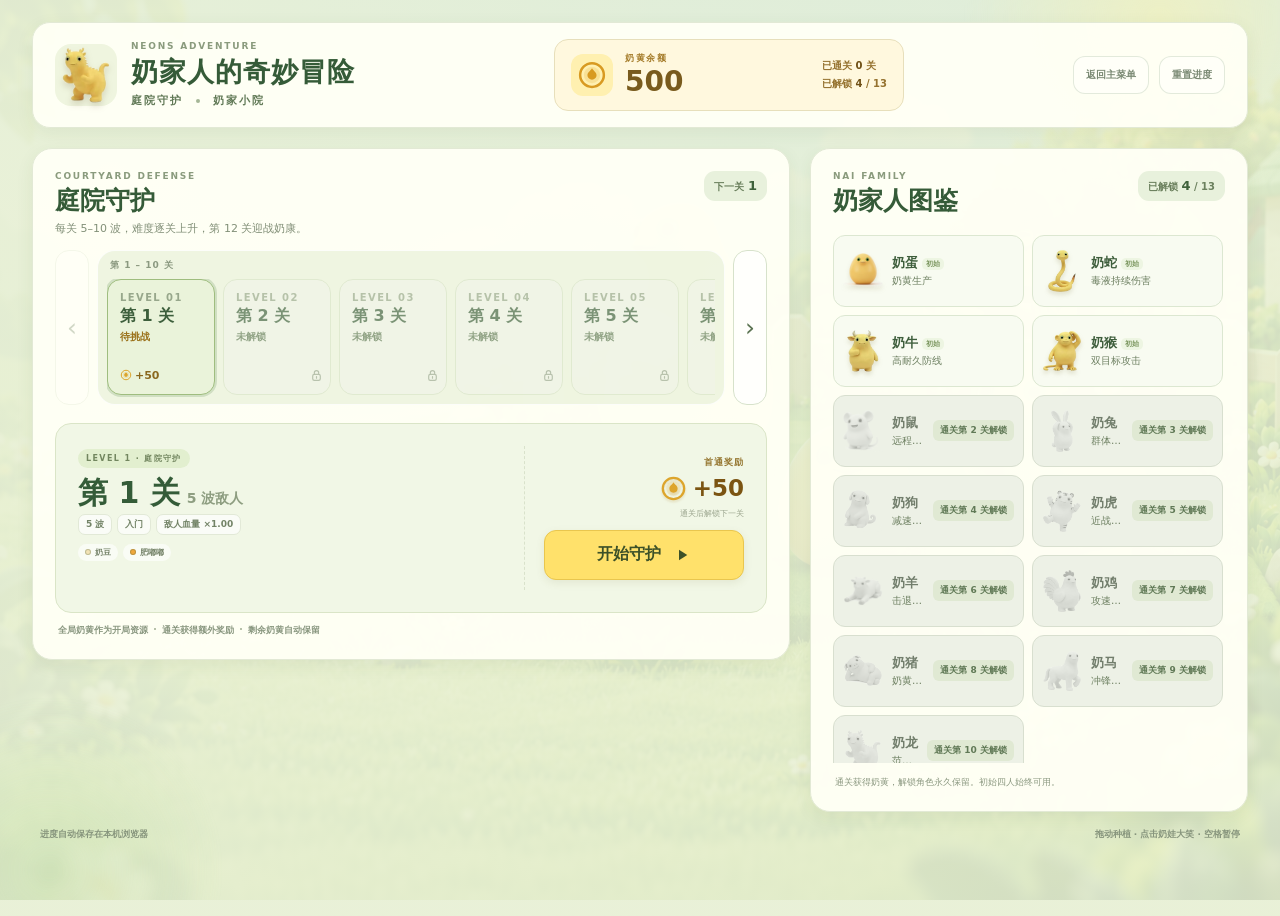
<file: src/game.html>
<!DOCTYPE html>
<html lang="zh-CN">
<head>
  <meta charset="UTF-8">
  <meta name="viewport" content="width=device-width, initial-scale=1.0">
  <meta name="theme-color" content="#dff2c7">
  <title>奶家人的奇妙冒险</title>
  <link rel="stylesheet" href="css/styles.css">
</head>
<body class="home-open">
  <svg class="svg-library" xmlns="http://www.w3.org/2000/svg">
    <symbol id="i-custard" viewBox="0 0 48 48">
      <path d="M24 4c4 7 13 10 16 19 4 12-4 21-16 21S4 35 8 23C11 14 20 11 24 4Z" fill="currentColor"/>
      <path d="M17 17c3-4 7-5 10-5" fill="none" stroke="#fff9c9" stroke-width="4" stroke-linecap="round" opacity=".85"/>
    </symbol>
    <symbol id="i-pause" viewBox="0 0 24 24"><path d="M7 5v14M17 5v14" fill="none" stroke="currentColor" stroke-width="3" stroke-linecap="round"/></symbol>
    <symbol id="i-play" viewBox="0 0 24 24"><path d="m8 5 11 7-11 7Z" fill="currentColor"/></symbol>
    <symbol id="i-restart" viewBox="0 0 24 24"><path d="M5 8V3m0 5h5M5.6 7.4A8 8 0 1 1 4 15" fill="none" stroke="currentColor" stroke-width="2.2" stroke-linecap="round" stroke-linejoin="round"/></symbol>
    <symbol id="i-sound" viewBox="0 0 24 24"><path d="M4 10v4h4l5 4V6L8 10H4Zm12-1c1 2 1 4 0 6m3-9c3 4 3 8 0 12" fill="none" stroke="currentColor" stroke-width="2" stroke-linecap="round" stroke-linejoin="round"/></symbol>
    <symbol id="i-muted" viewBox="0 0 24 24"><path d="M4 10v4h4l5 4V6L8 10H4Zm12 0 5 5m0-5-5 5" fill="none" stroke="currentColor" stroke-width="2" stroke-linecap="round" stroke-linejoin="round"/></symbol>
    <symbol id="i-help" viewBox="0 0 24 24"><circle cx="12" cy="12" r="9" fill="none" stroke="currentColor" stroke-width="2"/><path d="M9.8 9a2.4 2.4 0 0 1 4.6 1c0 2-2.4 2-2.4 4m0 3h.01" fill="none" stroke="currentColor" stroke-width="2" stroke-linecap="round"/></symbol>
    <symbol id="i-shovel" viewBox="0 0 24 24"><path d="m14 4 6 6-3 3-6-6m3 3-8 8m-2 3c-2-1-3-2-2-4s2-3 4-2l3 3c1 2-1 4-3 5Z" fill="none" stroke="currentColor" stroke-width="2" stroke-linecap="round" stroke-linejoin="round"/></symbol>
    <symbol id="i-bolt" viewBox="0 0 24 24"><path d="m13 2-8 12h6l-1 8 9-13h-6V2Z" fill="currentColor"/></symbol>
    <symbol id="i-home" viewBox="0 0 24 24"><path d="m3 11 9-8 9 8M5 10v9h5v-6h4v6h5v-9" fill="none" stroke="currentColor" stroke-width="2.2" stroke-linecap="round" stroke-linejoin="round"/></symbol>
    <symbol id="i-lock" viewBox="0 0 24 24"><rect x="5" y="10" width="14" height="11" rx="3" fill="none" stroke="currentColor" stroke-width="2.2"/><path d="M8 10V7a4 4 0 0 1 8 0v3M12 14v3" fill="none" stroke="currentColor" stroke-width="2.2" stroke-linecap="round"/></symbol>
    <symbol id="i-check" viewBox="0 0 24 24"><path d="m5 12 5 5L19 7" fill="none" stroke="currentColor" stroke-width="3" stroke-linecap="round" stroke-linejoin="round"/></symbol>
    <symbol id="i-coin" viewBox="0 0 48 48"><circle cx="24" cy="24" r="19" fill="none" stroke="currentColor" stroke-width="4"/><circle cx="24" cy="24" r="13" fill="currentColor" opacity=".18"/><path d="M24 13c2.7 4.6 7.3 6.2 7.3 11.2a7.3 7.3 0 1 1-14.6 0C16.7 19.2 21.3 17.6 24 13Z" fill="currentColor"/></symbol>
  </svg>

  <div class="page-decor cloud-one"></div>
  <div class="page-decor cloud-two"></div>

  <div id="homeScreen" class="home-screen visible" aria-label="奶家人的奇妙冒险主页面">
    <div class="home-orb orb-one"></div>
    <div class="home-orb orb-two"></div>
    <div class="home-shell">
      <header class="home-header glass-panel">
        <div class="home-brand">
          <div class="brand-badge"><img src="assets/dragon.png" alt="奶龙"></div>
          <div>
            <span class="eyebrow">NEONS ADVENTURE</span>
            <h1>奶家人的奇妙冒险</h1>
            <p>庭院守护 <span></span> 奶家小院</p>
          </div>
        </div>
        <div class="wallet-card" aria-label="奶黄记录">
          <div class="wallet-coin"><svg><use href="#i-coin"></use></svg></div>
          <div class="wallet-balance"><span>奶黄余额</span><strong id="homeCoins" aria-live="polite">0</strong></div>
          <div class="wallet-stats">
            <span>已通关 <b id="homeCleared">0</b> 关</span>
            <span>已解锁 <b id="homeUnlocked">4</b> / 13</span>
          </div>
        </div>
        <div class="home-actions">
          <a href="index.html" class="ghost-button back-to-menu">返回主菜单</a>
          <button id="resetProgressButton" class="ghost-button" title="清空奶黄、解锁与关卡记录">重置进度</button>
        </div>
      </header>

      <main class="home-main">
        <section class="home-level-panel glass-panel">
          <div class="home-section-head">
            <div>
              <span class="eyebrow">COURTYARD DEFENSE</span>
              <h2>庭院守护</h2>
              <p>每关 5–10 波，难度逐关上升，第 12 关迎战奶康。</p>
            </div>
            <span class="progress-chip">下一关 <b id="homeNextLevel">1</b></span>
          </div>
          <div class="level-track-wrap">
            <button class="track-arrow" id="trackPrev" aria-label="查看更早的关卡">‹</button>
            <div class="level-track-shell">
              <span class="track-range" id="trackRange">第 1 – 5 关</span>
              <div id="levelTrack" class="level-track" aria-label="关卡选择"></div>
            </div>
            <button class="track-arrow" id="trackNext" aria-label="查看更后的关卡">›</button>
          </div>
          <div id="levelPreview" class="level-preview"></div>
          <div class="home-tips">
            <span>全局奶黄作为开局资源</span>
            <span>通关获得额外奖励</span>
            <span>剩余奶黄自动保留</span>
          </div>
        </section>

        <aside class="home-roster-panel glass-panel">
          <div class="home-section-head">
            <div>
              <span class="eyebrow">NAI FAMILY</span>
              <h2>奶家人图鉴</h2>
            </div>
            <span class="progress-chip">已解锁 <b id="homeRosterCount">4</b> / 13</span>
          </div>
          <div id="rosterGrid" class="roster-grid"></div>
          <p class="roster-tip">通关获得奶黄，解锁角色永久保留。初始四人始终可用。</p>
        </aside>
      </main>

      <footer class="home-footer">
        <span>进度自动保存在本机浏览器</span>
        <span>拖动种植 · 点击奶娃大笑 · 空格暂停</span>
      </footer>
    </div>
  </div>

  <div id="app">
    <header class="topbar glass-panel">
      <div class="brand">
        <div class="brand-badge"><img src="assets/dragon.png" alt="奶龙"></div>
        <div>
          <h1>奶家人的奇妙冒险</h1>
          <p>庭院守护 <span></span> <b id="brandLevel">第 1 关</b></p>
        </div>
      </div>
      <div class="top-actions">
        <div class="resource-pill" id="resourcePill" aria-label="当前奶黄">
          <svg class="custard-icon"><use href="#i-custard"></use></svg>
          <strong id="custardCount">150</strong>
          <span>奶黄</span>
        </div>
        <button class="icon-button" id="homeButton" title="返回主页" aria-label="返回主页"><svg><use href="#i-home"></use></svg></button>
        <button class="icon-button" id="helpButton" title="玩法说明" aria-label="玩法说明"><svg><use href="#i-help"></use></svg></button>
        <button class="icon-button" id="soundButton" title="关闭声音" aria-label="关闭声音"><svg><use href="#i-sound"></use></svg></button>
        <button class="control-button" id="speedButton" title="切换游戏速度">1×</button>
        <button class="control-button wide" id="pauseButton"><svg><use href="#i-pause"></use></svg><span>暂停</span></button>
        <button class="icon-button" id="restartButton" title="重新开局" aria-label="重新开局"><svg><use href="#i-restart"></use></svg></button>
      </div>
    </header>

    <main class="game-layout">
      <aside class="deck-panel glass-panel">
        <div class="panel-heading">
          <div><span class="eyebrow">NAI FAMILY</span><h2>选择奶家人</h2></div>
          <span id="unitCount" class="unit-count">可用 4 / 13</span>
        </div>
        <div id="cardGrid" class="card-grid" aria-label="奶家人卡牌"></div>
        <div id="unitDetail" class="unit-detail">
          <div class="detail-placeholder">拖动卡牌到草地种植<br>也可以点击卡牌再选格子</div>
        </div>
        <button id="shovelButton" class="shovel-button"><svg><use href="#i-shovel"></use></svg><span>小铲子</span><small>移除已放置角色</small></button>
      </aside>

      <section class="play-column">
        <div class="level-strip glass-panel">
          <div class="wave-copy"><span class="eyebrow">守护进度</span><strong id="waveLabel">第 1 / 5 波</strong></div>
          <div class="progress-track"><div id="levelProgress" class="progress-fill"></div><span id="progressText">0 / 35</span></div>
          <div class="zombie-legend"><span class="legend-dot basic"></span>奶豆<span class="legend-dot cone"></span>肥嘟嘟<span class="legend-dot bucket"></span>牛来<span class="legend-dot brute"></span>唐包<span class="legend-dot spitter"></span>噜噜<span class="legend-dot jumper"></span>咕咕嘎嘎<span class="legend-dot boss"></span>奶康</div>
        </div>

        <div class="board-frame">
          <div id="board" class="board" aria-label="五行九列奶家小院战场">
            <div class="sky-glow"></div>
            <div class="fence"></div>
            <div class="porch"><span>奶家</span></div>
            <div id="grid" class="grid"></div>
            <div id="babyLayer" class="entity-layer"></div>
            <div id="plantLayer" class="entity-layer"></div>
            <div id="projectileLayer" class="entity-layer"></div>
            <div id="zombieLayer" class="entity-layer"></div>
            <div id="enemyProjectileLayer" class="entity-layer"></div>
            <div id="babyPerformanceLayer" class="entity-layer"></div>
            <div id="custardLayer" class="entity-layer"></div>
            <div id="effectLayer" class="entity-layer"></div>
            <div id="bossHud" class="boss-hud">
              <div><strong>奶康</strong><span id="bossPhase">召唤援军 · 远程压制</span></div>
              <div class="boss-health-track"><div id="bossHealthFill"></div></div>
            </div>
            <div id="waveBanner" class="wave-banner"></div>
          </div>
        </div>

        <div class="board-footer glass-panel">
          <div class="status-message"><span class="status-dot"></span><span id="statusText">先放奶蛋攒奶黄，再布置攻击角色</span></div>
          <div class="footer-hints"><span>拖动卡牌种植</span><span>点击奶娃大笑</span><span>右键取消</span></div>
        </div>
      </section>
    </main>
  </div>

  <div id="modal" class="modal" role="dialog" aria-modal="true"></div>
  <div id="toast" class="toast" role="status"></div>

  <script src="js/progress.js"></script>
  <script src="js/game.js"></script>
</body>
</html>
</file>
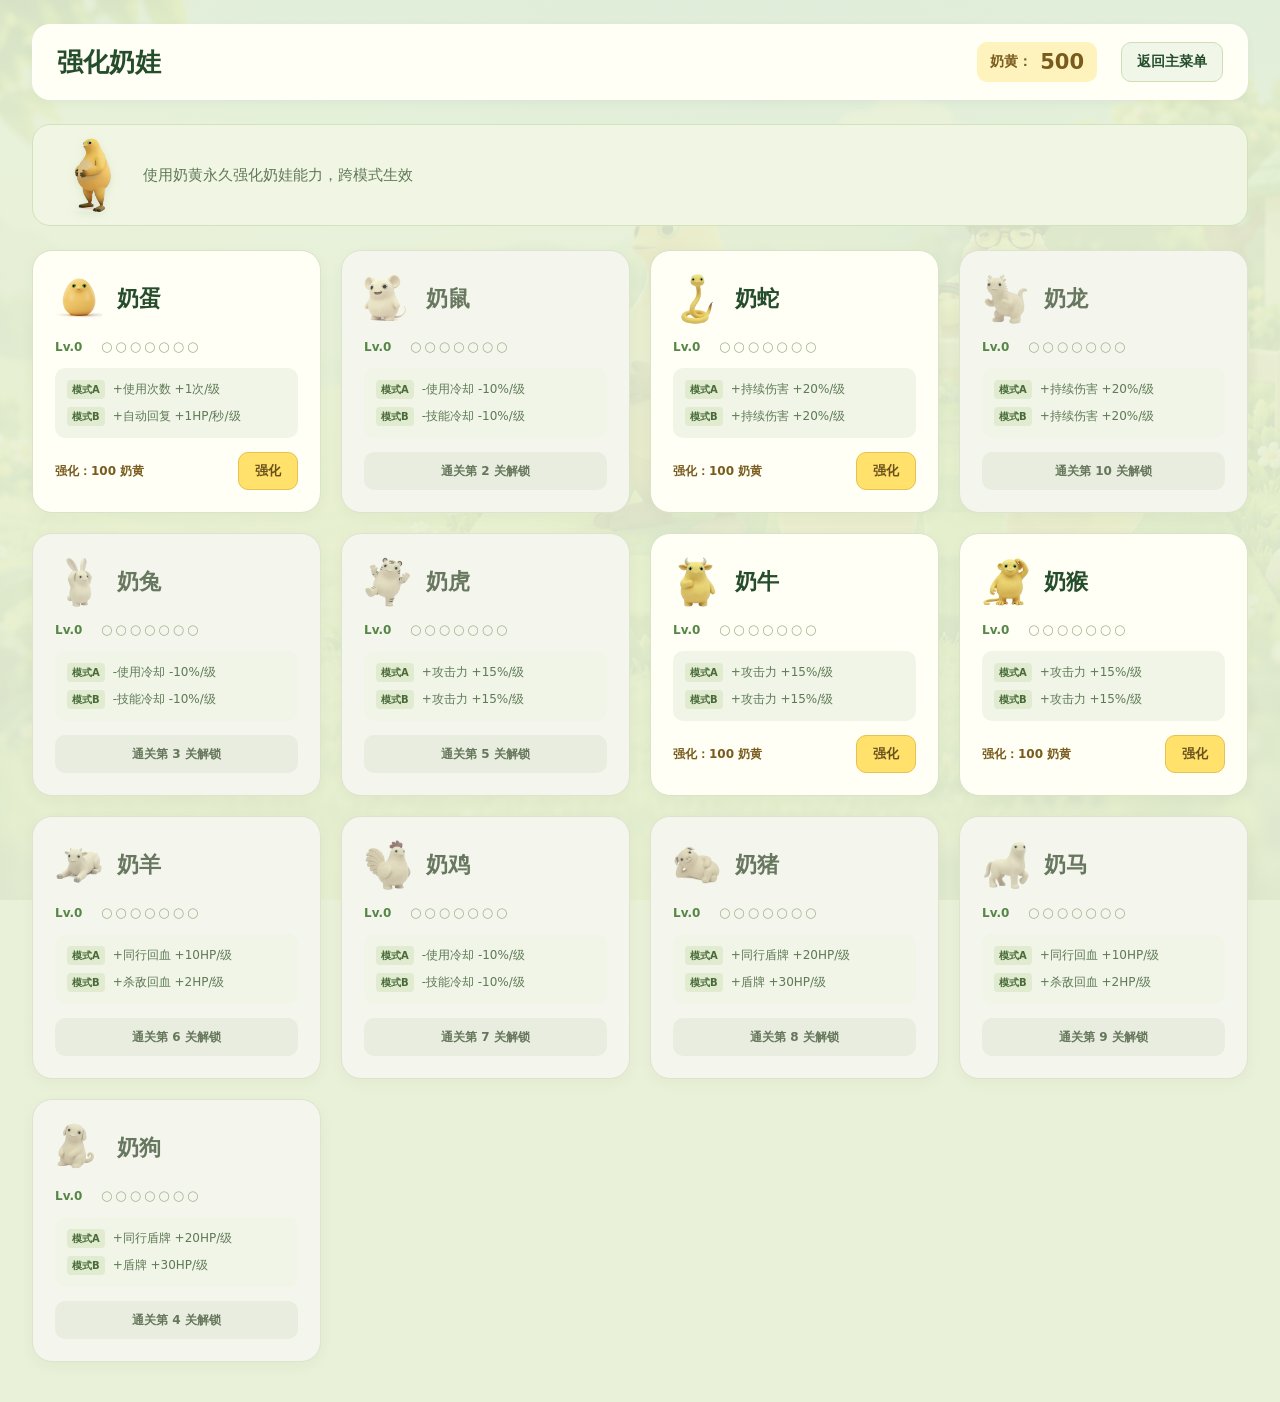
<file: src/upgrade.html>
<!DOCTYPE html>
<html lang="zh-CN">
<head>
  <meta charset="UTF-8">
  <meta name="viewport" content="width=device-width, initial-scale=1.0">
  <title>强化奶娃</title>
  <link rel="stylesheet" href="css/upgrade.css">
</head>
<body>
  <div class="upgrade-shell">
    <header>
      <div class="header-info">
        <h1>强化奶娃</h1>
      </div>
      <div class="header-stats">
        <span class="custard-display">奶黄：<strong id="custardBalance">0</strong></span>
      </div>
      <button id="backButton" class="ghost-button">返回主菜单</button>
    </header>

    <div class="baby-showcase">
      <img src="assets/baby-glance.png" alt="奶娃" class="baby-image">
      <p class="baby-desc">使用奶黄永久强化奶娃能力，跨模式生效</p>
    </div>

    <div class="upgrade-grid" id="upgradeGrid"></div>
  </div>

  <script src="js/progress.js"></script>
  <script src="js/upgrade.js"></script>
</body>
</html>
</file>
<file: src/css/menu.css>
:root { --ink:#254d2c; --muted:#607956; --green:#568747; --cream:#fffff3; --yellow:#ffe16b; }
* { box-sizing:border-box; }
body { margin:0; min-width:320px; min-height:100svh; position:relative; background:#cce4a1; color:var(--ink); font-family:"Microsoft YaHei","PingFang SC",system-ui,sans-serif; }
button,a { -webkit-tap-highlight-color:transparent; }
button { font:inherit; cursor:pointer; }
a { color:inherit; }
button:focus-visible,a:focus-visible { outline:3px solid #527b37; outline-offset:5px; }
.menu-bg { position:absolute; z-index:-1; inset:0; background:url("../assets/menu-courtyard.png") center center / cover no-repeat; pointer-events:none; }
.menu-shell { width:min(1360px,calc(100% - 64px)); margin:0 auto; padding:24px 0 14px; }
.site-header { min-height:72px; padding:14px 24px; display:flex; align-items:center; justify-content:space-between; gap:20px; background:rgba(255,255,246,.91); border:1px solid rgba(255,255,255,.8); border-radius:18px; box-shadow:0 3px 10px rgba(45,79,30,.05); }
.wordmark { display:inline-flex; align-items:center; gap:10px; font-size:19px; font-weight:800; text-decoration:none; white-space:nowrap; }
.wordmark svg { width:25px; height:25px; color:#7fa64b; flex-shrink:0; }
.header-actions { display:flex; align-items:center; gap:23px; }
.custard-balance { display:flex; align-items:center; gap:7px; white-space:nowrap; font-size:14px; }
.custard-balance svg { width:25px; height:28px; color:#f5c94c; }
.custard-balance strong { font-size:22px; font-variant-numeric:tabular-nums; }
.text-button { border:0; padding:8px 0; background:transparent; color:var(--ink); font-size:14px; font-weight:700; white-space:nowrap; }
.text-button:hover { color:#6e923d; }
.upgrade-entry { display:inline-flex; align-items:center; gap:6px; padding:9px 13px; border:1px solid #ceddb7; border-radius:10px; font-size:14px; font-weight:700; text-decoration:none; background:#f1f7e8; white-space:nowrap; transition:background .18s ease; }
.upgrade-entry svg { width:17px; height:17px; }
.upgrade-entry:hover { background:#e1edce; }
.hero { min-height:clamp(350px,calc(100svh - 326px),700px); display:flex; align-items:center; padding:26px 28px 42px; }
.hero-copy { max-width:50%; }
.hero h1 { margin:0; font-size:clamp(58px,5.7vw,88px); line-height:1.13; letter-spacing:-2px; font-weight:900; text-shadow:0 2px 10px rgba(255,255,240,.35); }
.subtitle { margin:18px 0 0; font-size:clamp(20px,2vw,28px); letter-spacing:5px; font-weight:700; }
.hero-description { margin:22px 0 0; font-size:17px; line-height:1.8; font-weight:500; }
.mode-grid { display:grid; grid-template-columns:repeat(2,minmax(0,1fr)); gap:20px; }
.mode-card { min-width:0; min-height:160px; padding:20px 26px; display:flex; align-items:center; gap:26px; border:1px solid rgba(255,255,255,.95); border-radius:22px; background:rgba(255,255,243,.95); box-shadow:0 5px 18px rgba(59,89,30,.09); color:var(--ink); text-decoration:none; text-align:left; transition:transform .2s ease,background .2s ease,box-shadow .2s ease; }
.mode-card:hover { transform:translateY(-4px); background:#fffff6; box-shadow:0 9px 24px rgba(59,89,30,.15); }
.mode-card:active { transform:translateY(-1px); }
.mode-card img { flex:0 0 98px; width:98px; height:110px; object-fit:contain; }
.mode-copy { flex:1; min-width:0; }
.mode-copy strong { font-size:clamp(25px,2.5vw,34px); font-weight:800; letter-spacing:1px; }
.mode-copy p { margin:8px 0 0; font-size:14px; line-height:1.65; color:var(--muted); }
.mode-arrow { flex-shrink:0; width:44px; height:44px; display:grid; place-items:center; border-radius:50%; background:#e2eec6; font-size:28px; font-weight:500; }
.menu-footer { display:flex; justify-content:space-between; gap:16px; padding:16px 10px 0; font-size:12px; color:#42603a; }
.modal { position:fixed; inset:0; z-index:20; display:flex; align-items:center; justify-content:center; padding:20px; background:rgba(27,49,28,.38); backdrop-filter:blur(5px); opacity:0; visibility:hidden; transition:opacity .18s ease,visibility .18s ease; }
.modal.visible { opacity:1; visibility:visible; }
.modal-card { position:relative; width:min(540px,100%); max-height:calc(100svh - 40px); overflow-y:auto; padding:32px; border-radius:24px; background:var(--cream); border:1px solid #e0e9d0; box-shadow:0 24px 70px rgba(30,49,23,.2); }
.eyebrow { font-size:12px; color:var(--muted); }
.modal-card h2 { margin:8px 0 22px; font-size:30px; }
.modal-close { position:absolute; top:14px; right:14px; width:34px; height:34px; border:0; border-radius:10px; background:#edf2e3; color:#526d43; font-size:24px; }
.modal-close:hover { background:#dee9cc; }
.mode-options { display:grid; gap:12px; }
.mode-option { display:flex; flex-direction:column; gap:7px; padding:20px; border:1px solid #d5e1bf; border-radius:15px; background:#f0f6e6; text-decoration:none; transition:border-color .18s ease,background .18s ease; }
.mode-option:hover { border-color:#7fa34f; background:#e8f1d9; }
.mode-option strong { font-size:21px; }
.mode-option span { color:var(--muted); font-size:13px; }
.modal-card small { display:block; margin-top:20px; color:var(--muted); font-size:12px; line-height:1.8; }
.custard-display { font-size:14px; color:var(--muted); }
.help-card { width:min(730px,100%); }
.help-grid { display:grid; grid-template-columns:repeat(2,minmax(0,1fr)); gap:16px; }
.help-grid section { padding:18px; border-radius:14px; background:#f0f5e7; }
.help-grid h3 { margin:0 0 8px; font-size:17px; }
.help-grid p { margin:0; font-size:14px; color:var(--muted); line-height:1.8; }
@media(min-width:1700px) { .menu-shell { width:min(1520px,calc(100% - 96px)); } .hero h1 { font-size:96px; } }
@media(max-width:1000px) {
 .menu-shell { width:calc(100% - 40px); padding-top:20px; } .site-header { padding:14px 18px; } .header-actions { gap:14px; }
 .wordmark { font-size:16px; gap:6px; } .wordmark svg { width:20px; } .hero { padding-left:16px; } .hero h1 { font-size:64px; } .hero-description { font-size:15px; }
 .mode-card { padding:18px; gap:16px; } .mode-card img { flex-basis:72px; width:72px; height:96px; } .mode-copy strong { font-size:27px; } .mode-arrow { width:36px; height:36px; font-size:24px; }
}
@media(max-width:700px) {
 .menu-shell { width:calc(100% - 28px); padding-top:14px; } .site-header { flex-wrap:wrap; gap:12px; padding:13px 16px; border-radius:15px; }
 .wordmark { font-size:16px; } .header-actions { width:100%; justify-content:space-between; gap:10px; }
 .custard-balance strong { font-size:19px; } .custard-balance svg { width:20px; } .text-button,.upgrade-entry { font-size:12px; } .upgrade-entry { padding:7px 10px; }
 .menu-bg { background-image:linear-gradient(180deg,#cce4a1 0,#d3ebbc 130px,rgba(211,235,188,.94) 210px,transparent 360px,transparent 85%,#cce4a1 100%),url("../assets/menu-courtyard.png"); background-size:100% 100%,auto 650px; background-position:center,62% 155px; } .hero { min-height:480px; padding:30px 8px 0; align-items:flex-start; }
 .hero-copy { max-width:100%; } .hero h1 { font-size:clamp(43px,11vw,66px); line-height:1.12; letter-spacing:-1px; }
 .subtitle { font-size:18px; letter-spacing:3px; margin-top:12px; }
 .hero-description { margin-top:12px; font-size:13px; padding:5px 8px; margin-left:-8px; border-radius:8px; background:rgba(246,255,233,.72); }
 .mode-grid { gap:12px; } .mode-card { min-height:192px; padding:18px 12px; flex-wrap:wrap; justify-content:center; gap:7px; }
 .mode-card img { height:62px; width:62px; flex-basis:62px; } .mode-copy { flex-basis:100%; text-align:center; }
 .mode-copy strong { font-size:23px; letter-spacing:0; } .mode-copy p { margin-top:5px; font-size:11px; line-height:1.65; } .mode-arrow { display:none; }
 .menu-footer { font-size:11px; padding:15px 2px 3px; } .modal-card { padding:28px 22px; } .help-grid { grid-template-columns:1fr; }
}
@media(prefers-reduced-motion:reduce) { *,*::before,*::after { transition:none !important; } }
</file>
<file: action-levels.css>
/* action-levels.css — Mode B level select page (darker action theme) */

:root {
  --bg: #1c2a1b;
  --panel: #243322;
  --panel-light: #2e402c;
  --border: rgba(120, 160, 100, .25);
  --border-light: rgba(160, 200, 140, .18);
  --text: #d4e4c8;
  --text-dim: #8a9e7e;
  --text-muted: #6b7d62;
  --accent: #a8d96f;
  --accent-dark: #558b47;
  --gold: #f5c94c;
  --red: #d9553f;
  --card-bg: linear-gradient(150deg, #2e402c, #243322);
  --card-cleared: linear-gradient(150deg, #2a3d28, #1f2e1d);
  --card-available: linear-gradient(150deg, #354d32, #2a3d28);
  --card-locked: linear-gradient(150deg, #252e24, #1c241b);
  --card-selected-border: #f5c94c;
  --card-selected-glow: rgba(245, 201, 76, .3);
}

* { box-sizing: border-box; }

body {
  margin: 0;
  min-height: 100vh;
  background: var(--bg);
  font-family: "Microsoft YaHei", "PingFang SC", system-ui, sans-serif;
  color: var(--text);
  user-select: none;
  display: flex;
  align-items: center;
  justify-content: center;
}

button { font: inherit; }

.level-select-shell {
  width: min(960px, 92vw);
  padding: 32px 36px;
  display: flex;
  flex-direction: column;
  gap: 24px;
}

/* Header */
header {
  display: flex;
  align-items: center;
  gap: 20px;
  flex-wrap: wrap;
}

.header-info {
  flex: 1;
  min-width: 0;
}

.eyebrow {
  display: inline-block;
  font-size: 11px;
  letter-spacing: 4px;
  font-weight: 800;
  color: var(--accent);
  text-transform: uppercase;
  margin-bottom: 4px;
}

.header-info h1 {
  margin: 0;
  font-size: 32px;
  color: var(--text);
  font-weight: 900;
}

.header-stats {
  display: flex;
  gap: 16px;
  font-size: 13px;
  color: var(--text-dim);
  font-weight: 700;
}

.header-stats b {
  color: var(--accent);
  font-variant-numeric: tabular-nums;
}

.ghost-button {
  padding: 10px 18px;
  border: 1px solid var(--border);
  border-radius: 12px;
  background: rgba(255, 255, 255, .06);
  color: var(--text-dim);
  font-weight: 800;
  font-size: 13px;
  cursor: pointer;
  transition: .18s;
}

.ghost-button:hover {
  background: rgba(255, 255, 255, .12);
  color: var(--text);
}

/* Level Track */
.level-track-wrap {
  display: flex;
  align-items: stretch;
  gap: 10px;
}

.level-track-shell {
  flex: 1;
  min-width: 0;
  padding: 12px 14px 10px;
  border-radius: 18px;
  border: 1px solid var(--border);
  background: var(--panel);
}

.track-range {
  display: block;
  margin: 0 4px 8px;
  font-size: 10px;
  font-weight: 800;
  letter-spacing: 1.5px;
  color: var(--text-muted);
}

.level-track {
  display: flex;
  gap: 10px;
  overflow-x: auto;
  padding-bottom: 4px;
  scrollbar-width: thin;
  scrollbar-color: var(--accent-dark) transparent;
}

.level-track::-webkit-scrollbar { height: 5px; }
.level-track::-webkit-scrollbar-thumb { background: var(--accent-dark); border-radius: 9px; }

.track-arrow {
  flex: 0 0 38px;
  border: 1px solid var(--border);
  border-radius: 14px;
  background: var(--panel);
  color: var(--accent);
  font-size: 28px;
  line-height: 1;
  cursor: pointer;
  transition: .18s;
}

.track-arrow:hover:not(:disabled) {
  background: var(--panel-light);
  transform: translateY(-1px);
  box-shadow: 0 5px 12px rgba(0, 0, 0, .3);
}

.track-arrow:disabled {
  opacity: .25;
  cursor: default;
}

/* Level Cards */
.level-card {
  position: relative;
  flex: 0 0 120px;
  min-height: 110px;
  padding: 12px 12px 10px;
  display: flex;
  flex-direction: column;
  align-items: flex-start;
  gap: 3px;
  border: 2px solid var(--border);
  border-radius: 16px;
  background: var(--card-bg);
  color: var(--text);
  cursor: pointer;
  overflow: hidden;
  transition: transform .16s, border-color .16s, box-shadow .16s;
}

.level-card:hover:not(.locked) {
  transform: translateY(-3px);
  border-color: var(--accent-dark);
  box-shadow: 0 8px 18px rgba(0, 0, 0, .35);
}

.level-card.selected {
  border-color: var(--card-selected-border);
  box-shadow: 0 0 0 2px var(--card-selected-glow), 0 8px 18px rgba(0, 0, 0, .35);
  background: linear-gradient(150deg, #3d5535, #2e402c);
}

.level-card.cleared {
  background: var(--card-cleared);
  border-color: rgba(85, 139, 71, .4);
}

.level-card.cleared::after {
  content: "\2713";
  position: absolute;
  top: 8px;
  right: 10px;
  font-size: 14px;
  color: var(--accent);
  font-weight: 900;
}

.level-card.available {
  background: var(--card-available);
}

.level-card.locked {
  background: var(--card-locked);
  opacity: .45;
  cursor: not-allowed;
}

.level-card.locked::after {
  content: "\1F512";
  position: absolute;
  top: 8px;
  right: 10px;
  font-size: 12px;
  opacity: .7;
}

.level-number {
  font-size: 9px;
  font-weight: 900;
  letter-spacing: 1.5px;
  color: var(--text-muted);
}

.level-title {
  font-size: 16px;
  font-weight: 900;
  color: var(--text);
}

.level-card.cleared .level-title {
  color: var(--accent);
}

.boss-tag {
  position: absolute;
  bottom: 8px;
  right: 8px;
  padding: 2px 6px;
  border-radius: 5px;
  background: var(--red);
  color: #fff4dc;
  font-size: 8px;
  font-weight: 900;
  letter-spacing: .5px;
}

/* Level Preview */
.level-preview {
  position: relative;
  overflow: hidden;
  min-height: 160px;
  display: grid;
  grid-template-columns: 1fr auto;
  gap: 24px;
  padding: 24px 28px;
  border-radius: 22px;
  border: 1px solid var(--border);
  background: linear-gradient(120deg, var(--panel), var(--panel-light));
  box-shadow: inset 0 1px 0 rgba(255, 255, 255, .05), 0 8px 24px rgba(0, 0, 0, .3);
}

.level-preview::before {
  content: "";
  position: absolute;
  width: 200px;
  height: 200px;
  right: 120px;
  bottom: -120px;
  border-radius: 50%;
  background: rgba(168, 217, 111, .06);
  pointer-events: none;
}

.preview-main {
  position: relative;
  z-index: 1;
  min-width: 0;
}

.preview-kicker {
  display: inline-block;
  padding: 5px 10px;
  border-radius: 999px;
  background: rgba(168, 217, 111, .15);
  color: var(--accent);
  font-size: 9px;
  font-weight: 900;
  letter-spacing: 1.5px;
}

.preview-main h3 {
  margin: 10px 0 6px;
  font-size: 30px;
  color: var(--text);
  line-height: 1.1;
  font-weight: 900;
}

.preview-desc {
  font-size: 13px;
  color: var(--text-dim);
  line-height: 1.6;
  margin: 4px 0 0;
}

.preview-action {
  position: relative;
  z-index: 1;
  min-width: 200px;
  display: flex;
  flex-direction: column;
  align-items: flex-end;
  justify-content: center;
  gap: 8px;
  padding-left: 20px;
  border-left: 1px dashed var(--border);
}

.primary-button {
  display: inline-flex;
  align-items: center;
  justify-content: center;
  gap: 8px;
  padding: 14px 28px;
  border-radius: 14px;
  border: 0;
  background: linear-gradient(180deg, #7fae5a, #5d9147);
  color: #fff;
  font-weight: 800;
  font-size: 15px;
  cursor: pointer;
  transition: .16s;
  box-shadow: 0 4px 12px rgba(0, 0, 0, .25);
}

.primary-button:hover {
  filter: brightness(1.1);
  transform: translateY(-1px);
  box-shadow: 0 6px 16px rgba(0, 0, 0, .3);
}

.primary-button:disabled {
  opacity: .5;
  cursor: not-allowed;
  filter: grayscale(.5);
}

/* Responsive */
@media (max-width: 700px) {
  .level-select-shell { padding: 20px 16px; }
  header { flex-direction: column; align-items: flex-start; }
  .level-preview { grid-template-columns: 1fr; }
  .preview-action { align-items: flex-start; padding-left: 0; padding-top: 12px; border-left: 0; border-top: 1px dashed var(--border); }
}
</file>
<file: action.css>
:root {
  --ink: #294433;
  --green: #558b47;
  --lime: #a8d96f;
  --cream: #fffdf3;
  --yellow: #f5c94c;
  --orange: #eaa638;
}

* { box-sizing: border-box; }
body { margin: 0; min-width: 1024px; min-height: 100vh; overflow: hidden; background: #1c2a1b; font-family: "Microsoft YaHei", "PingFang SC", system-ui, sans-serif; color: var(--ink); user-select: none; }
button { font: inherit; }

.stage-wrap { position: fixed; inset: 0; display: grid; place-items: center; overflow: hidden; }
.stage { position: relative; width: 1280px; height: 720px; overflow: hidden; transform-origin: center center; background: #bfe8ff; }
.scene { position: absolute; inset: 0; overflow: hidden; }
.parallax { position: absolute; left: 0; top: 0; height: 100%; width: calc(100% + 3400px); will-change: transform; }
.sky { background: linear-gradient(180deg, #bfe8ff 0%, #e7f6d4 62%, #d8edb8 100%); }
.hills { background: radial-gradient(ellipse at 18% 78%, #b9dd8f 0 32%, transparent 33%), radial-gradient(ellipse at 78% 82%, #a9d47e 0 38%, transparent 39%); }
.fence { top: auto; bottom: 160px; height: 80px; background: repeating-linear-gradient(90deg, rgba(230,197,143,.85) 0 14px, transparent 14px 58px); border-top: 8px solid rgba(201,154,92,.9); }
.bushes { top: auto; bottom: 120px; height: 120px; background: radial-gradient(ellipse at 10% 100%, #7fb85c 0 18%, transparent 19%), radial-gradient(ellipse at 32% 100%, #8fc45f 0 14%, transparent 15%), radial-gradient(ellipse at 62% 100%, #7fb85c 0 20%, transparent 21%), radial-gradient(ellipse at 88% 100%, #8fc45f 0 16%, transparent 17%); }
.ground { position: absolute; left: 0; right: 0; bottom: 0; height: 160px; background: linear-gradient(180deg, #a6d273 0%, #8cc05f 32%, #7ab052 100%); border-top: 6px solid #c9a26a; }
.world { position: absolute; inset: 0; width: 5120px; will-change: transform; }
.layer { position: absolute; inset: 0; }

.player { position: absolute; width: 104px; height: 132px; transform-origin: 50% 100%; z-index: 3; }
.player img { width: 100%; height: 100%; object-fit: contain; filter: drop-shadow(0 10px 8px rgba(45, 70, 40, .25)); }
.player.flip img { transform: scaleX(-1); }
.player.hurt img { animation: hurtFlash .35s linear; }
.player.invulnerable img { opacity: .55; }

.hud { position: absolute; inset: 0; pointer-events: none; z-index: 10; padding: 18px 22px; display: flex; justify-content: space-between; align-items: flex-start; }
.hud-left, .hud-right { display: flex; align-items: center; gap: 10px; pointer-events: auto; }
.hud-left { padding: 10px 14px; border-radius: 18px; background: rgba(255,255,248,.82); border: 1px solid rgba(255,255,255,.9); box-shadow: 0 10px 26px rgba(53,85,48,.14); }
.hud-avatar { width: 52px; height: 52px; object-fit: contain; }
.bars { display: grid; gap: 6px; width: 240px; }
.hp-track, .xp-track { position: relative; height: 16px; border-radius: 999px; background: #e4e9da; overflow: hidden; }
.hp-fill { height: 100%; width: 100%; background: linear-gradient(90deg, #f08a68, #d9553f); transition: width .15s linear; }
.xp-track { height: 14px; }
.xp-fill { height: 100%; width: 0%; background: linear-gradient(90deg, #7fc95e, #4f9f48); transition: width .2s linear; }
.hp-track span, .xp-track span { position: absolute; inset: 0; display: grid; place-items: center; font-size: 10px; font-weight: 800; color: #fff; text-shadow: 0 1px 2px rgba(0,0,0,.35); }
.hud-center { position: absolute; top: 20px; left: 50%; transform: translateX(-50%); text-align: center; color: #355b38; font-weight: 900; font-size: 15px; letter-spacing: 1px; }
.combo { margin-top: 6px; font-size: 26px; color: #e07a2f; text-shadow: 0 2px 0 #fff; opacity: 0; transition: opacity .15s ease, transform .15s ease; }
.combo.show { opacity: 1; transform: scale(1.05); }
.hud-button { pointer-events: auto; height: 40px; padding: 0 14px; border-radius: 12px; border: 1px solid rgba(103,137,88,.18); background: rgba(255,255,248,.86); color: #4c6a4f; font-weight: 800; text-decoration: none; display: inline-flex; align-items: center; cursor: pointer; }
.hud-button:hover { background: #fff; }
.tip-bar { position: absolute; left: 50%; bottom: 22px; transform: translateX(-50%); z-index: 12; padding: 9px 18px; border-radius: 999px; background: rgba(40, 60, 35, .62); color: #fffdf3; font-size: 13px; letter-spacing: 1px; transition: opacity .5s ease; pointer-events: none; }
.tip-bar.hidden { opacity: 0; }

.overlay { position: absolute; inset: 0; z-index: 30; display: none; align-items: center; justify-content: center; background: rgba(28, 42, 27, .55); backdrop-filter: blur(5px); }
.overlay.visible { display: flex; }

@keyframes hurtFlash { 0%, 100% { filter: none; } 50% { filter: brightness(1.8) sepia(1) saturate(4) hue-rotate(-30deg); } }

.enemy { position: absolute; transform-origin: 50% 100%; z-index: 2; }
.enemy img { width: 100%; height: 100%; object-fit: contain; filter: drop-shadow(0 8px 7px rgba(45, 70, 40, .22)); }
.enemy.elite img { filter: hue-rotate(310deg) saturate(1.35) drop-shadow(0 8px 7px rgba(120, 40, 20, .3)); }
.enemy.runner img { filter: contrast(1.1) brightness(1.05); }
.enemy.windup img { animation: enemyWindup .25s linear infinite alternate; }
.enemy.dying { pointer-events: none; }
.enemy-hp { position: absolute; left: 50%; top: -12px; width: 70%; height: 6px; transform: translateX(-50%); border-radius: 999px; background: rgba(40, 60, 35, .35); overflow: hidden; }
.enemy-hp > div { height: 100%; width: 100%; background: linear-gradient(90deg, #f0a24e, #d9553f); }
.armor { position: absolute; left: 50%; top: -8%; width: 88%; height: 46%; transform: translateX(-50%); pointer-events: none; }
.cone-armor { background: linear-gradient(180deg, #f0a24e 0 45%, #d47a2a 46% 100%); clip-path: polygon(50% 0, 100% 100%, 0 100%); }
.bucket-armor { background: linear-gradient(180deg, #c9d2d8, #8e9aa3 60%, #6f7a82); border-radius: 12px 12px 6px 6px; border: 2px solid #6f7a82; }
.enemy.hurt img { filter: brightness(1.7) saturate(.6); }
.damage-number { position: absolute; font-weight: 900; font-size: 20px; color: #fff; text-shadow: 0 2px 4px rgba(0,0,0,.35); animation: floatUp .7s ease-out forwards; }
.dirt-burst { position: absolute; width: 120px; height: 36px; border-radius: 50%; background: radial-gradient(ellipse, rgba(180,140,90,.55), transparent 70%); transform: translate(-50%, -50%); animation: dustFade .5s ease-out forwards; }
.fire-breath { position: absolute; height: 92px; border-radius: 50%; background: radial-gradient(ellipse at left, rgba(255,196,80,.95), rgba(240,120,50,.5) 55%, transparent 75%); transform: translate(-50%, -50%); animation: fireFade .35s ease-out forwards; }
.result-card { width: min(520px, 82%); padding: 30px 32px; border-radius: 24px; background: #fffdf3; border: 3px solid #e8c184; box-shadow: 0 24px 60px rgba(20,30,18,.35); text-align: center; }
.result-card h2 { margin: 6px 0 12px; color: #355b38; font-size: 30px; }
.result-card p { margin: 0 0 20px; color: #6f7c69; line-height: 1.7; }
.result-actions { display: flex; gap: 12px; justify-content: center; flex-wrap: wrap; }
.primary-button { display: inline-flex; align-items: center; justify-content: center; gap: 6px; padding: 12px 22px; border-radius: 14px; border: 0; background: linear-gradient(180deg, #7fae5a, #5d9147); color: #fff; font-weight: 800; text-decoration: none; cursor: pointer; }
.primary-button:hover { filter: brightness(1.06); }
.primary-button.ghost { background: #fff; color: #4c6a4f; border: 2px solid #dbe4d0; }
.eyebrow { margin: 0; font-size: 12px; letter-spacing: 4px; font-weight: 800; color: #8aa07c; }
@keyframes enemyWindup { from { transform: translateY(0); } to { transform: translateY(-4px); } }
@keyframes floatUp { from { opacity: 1; transform: translate(-50%, 0); } to { opacity: 0; transform: translate(-50%, -36px); } }
@keyframes dustFade { from { opacity: .9; transform: translate(-50%, -50%) scale(.7); } to { opacity: 0; transform: translate(-50%, -50%) scale(1.15); } }
@keyframes fireFade { from { opacity: .95; transform: translate(-50%, -50%) scaleX(.7); } to { opacity: 0; transform: translate(-50%, -50%) scaleX(1.1); } }

.wave-announce { position: absolute; left: 50%; top: 32%; z-index: 14; transform: translateX(-50%); font-size: 44px; font-weight: 900; color: #fff; text-shadow: 0 4px 0 rgba(53,85,48,.35); animation: waveIn 1.6s ease forwards; pointer-events: none; }
@keyframes waveIn { 0% { opacity: 0; transform: translate(-50%, 12px) scale(.9); } 18%, 72% { opacity: 1; transform: translate(-50%, 0) scale(1); } 100% { opacity: 0; transform: translate(-50%, -18px) scale(1.04); } }

.boss-bar { display: none; margin: 10px auto 0; width: 520px; padding: 8px 12px; border-radius: 14px; background: rgba(60, 30, 24, .72); color: #ffd9c4; font-size: 12px; font-weight: 800; text-align: left; }
.boss-bar.visible { display: block; }
.boss-track { margin-top: 6px; height: 12px; border-radius: 999px; background: rgba(255,255,255,.2); overflow: hidden; }
.boss-fill { height: 100%; width: 100%; background: linear-gradient(90deg, #ff7a4d, #c22c2c); transition: width .12s linear; }
.enemy.boss { z-index: 2; }
.enemy.boss img { filter: drop-shadow(0 10px 12px rgba(60, 20, 16, .4)) saturate(1.05); }
.enemy.boss.phase2 img { filter: drop-shadow(0 0 18px rgba(220, 50, 40, .8)) saturate(1.3) brightness(1.05); }
.enemy.flip img { transform: scaleX(-1); }
.boss-armor { top: 30%; height: 34%; background: linear-gradient(180deg, rgba(90,100,110,.85), rgba(50,58,66,.9)); border: 2px solid #3c444c; border-radius: 14px; }
.boss-crown { position: absolute; left: 50%; top: -20%; width: 54%; height: 24%; transform: translateX(-50%); background: linear-gradient(180deg, #ffe07a, #d9a12c); clip-path: polygon(0 100%, 8% 20%, 30% 62%, 50% 0, 70% 62%, 92% 20%, 100% 100%); }
.stage.boss-phase2::after { content: ""; position: absolute; inset: 0; z-index: 9; pointer-events: none; box-shadow: inset 0 0 90px rgba(150, 20, 20, .55); animation: phase2Pulse 2.4s ease-in-out infinite; }
@keyframes phase2Pulse { 0%, 100% { opacity: .35; } 50% { opacity: .8; } }
.shockwave { position: absolute; width: 90px; height: 54px; background: radial-gradient(ellipse at 50% 100%, rgba(255, 214, 140, .95), rgba(214, 138, 62, .55) 55%, transparent 75%); animation: shockPulse .4s ease-in-out infinite alternate; pointer-events: none; }
.shockwave.spent { opacity: .35; }
@keyframes shockPulse { from { filter: brightness(1); } to { filter: brightness(1.25); } }

.upgrade-chips { display: flex; flex-wrap: wrap; gap: 4px; min-height: 0; }
.upgrade-chip { padding: 2px 7px; border-radius: 999px; background: #dff0d0; color: #456b3c; font-size: 10px; font-weight: 800; }
.upgrade-card { width: min(860px, 86%); padding: 26px; border-radius: 24px; background: #fffdf3; border: 3px solid #e8c184; text-align: center; }
.upgrade-card h2 { margin: 4px 0 18px; color: #355b38; }
.upgrade-grid { display: grid; grid-template-columns: repeat(3, 1fr); gap: 16px; }
.upgrade-option { display: flex; flex-direction: column; gap: 8px; padding: 20px 16px; border-radius: 18px; border: 2px solid #ecd39a; background: #fff8dd; color: #4b3418; cursor: pointer; text-align: left; }
.upgrade-option:hover { border-color: #d99a3f; transform: translateY(-3px); }
.upgrade-option b { display: grid; place-items: center; width: 26px; height: 26px; border-radius: 8px; background: #7fae5a; color: #fff; }
.upgrade-option strong { font-size: 19px; }
.upgrade-option span { font-size: 13px; line-height: 1.6; color: #806943; }

.skill-row { display: flex; gap: 6px; pointer-events: auto; }
.skill { position: relative; display: grid; place-items: center; width: 40px; height: 40px; border-radius: 12px; background: rgba(255,255,248,.86); color: #4c6a4f; font-size: 12px; font-weight: 900; overflow: hidden; }
.skill::after { content: ""; position: absolute; inset: 0; background: rgba(40,60,35,.5); transform: scaleY(var(--ratio, 0)); transform-origin: bottom; }
.skill::before { content: attr(data-cd); position: absolute; z-index: 1; font-size: 12px; }
.skill.cooling::before { color: #fff; }
</file>
<file: styles.css>
:root {
  --ink: #294433;
  --muted: #718273;
  --green: #558b47;
  --deep-green: #376b3d;
  --lime: #a8d96f;
  --cream: #fffdf3;
  --yellow: #f5c94c;
  --orange: #eaa638;
  --glass: rgba(255, 255, 248, .82);
  --shadow: 0 14px 40px rgba(53, 85, 48, .12);
}

* { box-sizing: border-box; }
body {
  margin: 0;
  min-width: 1024px;
  min-height: 100vh;
  color: var(--ink);
  font-family: "Microsoft YaHei", "PingFang SC", system-ui, sans-serif;
  background:
    radial-gradient(circle at 8% 0%, rgba(255,255,255,.95), transparent 28%),
    radial-gradient(circle at 92% 85%, rgba(247,221,124,.22), transparent 28%),
    linear-gradient(145deg, #eff8e7 0%, #dcefcf 50%, #f4f4d9 100%);
  overflow-x: auto;
  user-select: none;
}
button { font: inherit; }
button, .cell { -webkit-tap-highlight-color: transparent; }
button:focus-visible { outline: 3px solid rgba(239, 180, 48, .7); outline-offset: 3px; }
.svg-library { position: absolute; width: 0; height: 0; overflow: hidden; }
svg { width: 22px; height: 22px; }
.page-decor { position: fixed; pointer-events: none; opacity: .45; }
.cloud-one { width: 260px; height: 90px; top: 18%; left: -80px; border-radius: 50%; background: rgba(255,255,255,.8); filter: blur(2px); }
.cloud-two { width: 340px; height: 120px; right: 0; bottom: 4%; border-radius: 50%; background: rgba(255,255,255,.55); filter: blur(4px); transform: translateX(120px); }
#app { width: min(1540px, calc(100% - 32px)); margin: 16px auto 24px; position: relative; }
.glass-panel {
  background: var(--glass);
  border: 1px solid rgba(255,255,255,.85);
  box-shadow: var(--shadow), inset 0 1px 0 #fff;
  backdrop-filter: blur(18px);
}
.topbar { min-height: 84px; border-radius: 24px; padding: 12px 16px 12px 18px; display: flex; align-items: center; justify-content: space-between; gap: 20px; }
.brand { display: flex; align-items: center; gap: 12px; min-width: 285px; }
.brand-badge { width: 62px; height: 62px; border-radius: 20px; display: grid; place-items: center; background: linear-gradient(145deg, #fff5ac, #edc44f); box-shadow: inset 0 2px 3px #fff9, 0 7px 14px #b6973740; transform: rotate(-4deg); }
.brand-badge img { width: 58px; height: 58px; object-fit: contain; filter: drop-shadow(0 4px 3px #725c2e30); }
h1 { font-size: 25px; letter-spacing: 1px; margin: 0 0 4px; font-weight: 900; color: #355b38; }
.brand p { margin: 0; font-size: 12px; color: var(--muted); font-weight: 700; letter-spacing: 2px; }
.brand p span { display: inline-block; width: 4px; height: 4px; border-radius: 50%; background: #a4b696; vertical-align: middle; margin: 0 7px; }
.brand p b { color: #5c7753; font-weight: 900; }
.top-actions { display: flex; align-items: center; gap: 8px; }
.resource-pill { height: 54px; min-width: 142px; padding: 0 16px 0 10px; border-radius: 18px; display: flex; align-items: center; gap: 7px; background: linear-gradient(135deg, #fff8cf, #ffed9d); border: 1px solid #fff; box-shadow: inset 0 1px 2px #fff, 0 5px 15px #d5a62c20; }
.resource-pill .custard-icon { width: 34px; height: 34px; color: #f4bd32; filter: drop-shadow(0 3px 2px #b67d2140); }
.resource-pill strong { font-size: 24px; color: #815c17; font-variant-numeric: tabular-nums; }
.resource-pill span { font-size: 12px; color: #a47b29; font-weight: 800; }
.resource-pill.bump { animation: resourceBump .3s ease; }
.icon-button, .control-button { height: 44px; border: 1px solid rgba(103,137,88,.14); color: #52705a; background: rgba(255,255,255,.66); border-radius: 14px; cursor: pointer; display: inline-flex; align-items: center; justify-content: center; transition: .18s ease; box-shadow: 0 3px 8px rgba(66,89,55,.05); }
.icon-button { width: 44px; }
a.icon-button { text-decoration: none; color: #52705a; }
.control-button { min-width: 46px; font-weight: 900; }
.control-button.wide { padding: 0 14px; gap: 7px; }
.control-button.wide svg { width: 17px; }
.icon-button:hover, .control-button:hover { background: #fff; color: #2f643d; transform: translateY(-2px); box-shadow: 0 6px 12px rgba(66,89,55,.1); }
.icon-button:active, .control-button:active { transform: translateY(0); }

.game-layout { display: grid; grid-template-columns: 248px minmax(0, 1fr); gap: 16px; margin-top: 16px; align-items: start; }
.deck-panel { border-radius: 24px; padding: 16px 14px 14px; }
.panel-heading { display: flex; align-items: center; justify-content: space-between; padding: 0 3px 12px; }
.eyebrow { display: block; font-size: 9px; letter-spacing: 1.8px; font-weight: 900; color: #8a9b7d; margin-bottom: 3px; }
.panel-heading h2 { font-size: 18px; margin: 0; }
.unit-count { font-size: 11px; font-weight: 800; color: #69815f; background: #e9f2df; padding: 5px 8px; border-radius: 10px; }
.card-grid { display: grid; grid-template-columns: repeat(2, minmax(0, 1fr)); gap: 7px; }
.unit-card { height: 65px; position: relative; overflow: hidden; border: 1px solid #dfe8d3; border-radius: 14px; background: linear-gradient(145deg, #fffef7, #edf3df); cursor: grab; color: var(--ink); padding: 5px 5px 5px 52px; text-align: left; touch-action: none; transition: transform .16s ease, border-color .16s ease, box-shadow .16s ease; }
.unit-card:hover { transform: translateY(-2px); border-color: #b6cb98; box-shadow: 0 5px 12px #536b4320; z-index: 2; }
.unit-card.dragging { cursor: grabbing; border-color: #e8ad2d; box-shadow: 0 0 0 2px #ffd964, 0 10px 18px #b6933033; transform: translateY(2px) scale(.97); }
.unit-card.dragging img { opacity: .35; }
.unit-card.selected { border-color: #e8ad2d; box-shadow: 0 0 0 2px #ffd964, 0 6px 12px #b6933030; background: linear-gradient(145deg, #fffceb, #ffeaa0); }
.unit-card.unaffordable { filter: saturate(.55); }
.unit-card.unaffordable .card-cost { color: #b85c4a; }
.unit-card.locked { cursor: not-allowed; border-color: #d4dbd0; background: linear-gradient(145deg, #f5f5ef, #e5e9df); }
.unit-card.locked:hover { transform: none; border-color: #d4dbd0; box-shadow: none; }
.unit-card.locked img { opacity: .34; filter: grayscale(1); }
.unit-card.locked .card-cost { visibility: hidden; }
.card-lock { display: none; }
.unit-card.locked .card-lock { position: absolute; inset: 0; z-index: 5; display: flex; align-items: center; justify-content: center; gap: 4px; color: #6d7a67; background: rgba(238, 242, 232, .58); font-size: 10px; font-weight: 900; letter-spacing: .5px; }
.card-lock svg { width: 14px; height: 14px; }
.unit-card img { position: absolute; left: 2px; bottom: 2px; width: 49px; height: 55px; object-fit: contain; filter: drop-shadow(0 3px 2px #7c71352b); -webkit-user-drag: none; }
.card-name { display: block; font-size: 12px; font-weight: 900; white-space: nowrap; }
.card-role { display: block; font-size: 9px; color: #809071; margin-top: 2px; white-space: nowrap; }
.card-cost { display: inline-flex; align-items: center; gap: 2px; margin-top: 3px; font-size: 11px; font-weight: 900; color: #9a6b15; }
.card-cost::before { content: ""; width: 8px; height: 9px; border-radius: 60% 50% 55% 45%; background: #f2bd35; }
.cooldown-mask { position: absolute; inset: 0; height: 0; background: rgba(53,70,52,.58); pointer-events: none; z-index: 3; }
.cooldown-text { position: absolute; inset: 0; display: none; place-items: center; color: white; font-weight: 900; font-size: 16px; text-shadow: 0 1px 3px #000; z-index: 4; pointer-events: none; }
.unit-card.cooling .cooldown-text { display: grid; }
.unit-detail { min-height: 83px; margin-top: 10px; padding: 10px 11px; border-radius: 14px; background: rgba(229,239,214,.68); border: 1px solid rgba(255,255,255,.8); }
.detail-placeholder { color: #89977d; font-size: 11px; line-height: 1.8; text-align: center; padding-top: 9px; }
.detail-title { display: flex; justify-content: space-between; align-items: center; margin-bottom: 4px; }
.detail-title strong { font-size: 13px; }
.detail-title span { font-size: 9px; color: #728269; background: #fff9; border-radius: 6px; padding: 2px 5px; }
.unit-detail p { font-size: 10px; line-height: 1.55; margin: 0; color: #66775e; }
.detail-stats { margin-top: 5px; display: flex; gap: 8px; font-size: 9px; font-weight: 800; color: #8b791f; }
.shovel-button { width: 100%; height: 40px; margin-top: 8px; display: flex; align-items: center; gap: 7px; border-radius: 12px; border: 1px dashed #b9c6ac; color: #6d7e64; background: rgba(255,255,255,.5); padding: 0 10px; cursor: pointer; }
.shovel-button svg { width: 18px; }
.shovel-button span { font-size: 11px; font-weight: 900; }
.shovel-button small { margin-left: auto; font-size: 9px; }
.shovel-button.selected { color: #805c22; background: #fff0c0; border: 1px solid #e3bd54; }

.play-column { min-width: 0; }
.level-strip { min-height: 62px; border-radius: 19px; margin-bottom: 12px; padding: 10px 16px; display: flex; align-items: center; gap: 18px; }
.wave-copy { min-width: 104px; }
.wave-copy strong { font-size: 15px; }
.progress-track { position: relative; height: 14px; flex: 1; border-radius: 999px; background: #dce7d3; box-shadow: inset 0 2px 4px #61734e25; }
.progress-fill { height: 100%; width: 0; border-radius: inherit; background: linear-gradient(90deg, #9dce62, #f0ca4c); box-shadow: inset 0 1px 1px #fff8; transition: width .35s ease; }
.progress-track > span { position: absolute; inset: 0; display: grid; place-items: center; font-size: 8px; font-weight: 900; color: #49603e; font-variant-numeric: tabular-nums; }
.zombie-legend { display: flex; align-items: center; gap: 5px; color: #74816c; font-size: 9px; white-space: nowrap; }
.legend-dot { width: 8px; height: 8px; border-radius: 50%; margin-left: 5px; }
.legend-dot.basic { background: #91a88a; }
.legend-dot.cone { background: #e7983c; }
.legend-dot.bucket { background: #8e9ca3; }
.legend-dot.brute { background: #765442; }
.legend-dot.spitter { background: #7ca943; }
.legend-dot.jumper { background: #b65f88; }
.legend-dot.boss { background: #a13f35; }
.board-frame { padding: 8px; border-radius: 26px; background: linear-gradient(145deg, rgba(255,255,255,.95), rgba(199,220,169,.85)); box-shadow: 0 18px 45px rgba(49,81,40,.18), inset 0 1px 0 #fff; border: 1px solid #fff; }
.board { position: relative; width: 100%; aspect-ratio: 1080 / 550; overflow: hidden; border-radius: 19px; background: #9ac769; isolation: isolate; }
.sky-glow { position: absolute; inset: 0; z-index: -1; background: radial-gradient(circle at 60% 0, rgba(255,255,194,.38), transparent 48%), linear-gradient(90deg, #bad88a, #90bf60); }
.fence { position: absolute; z-index: 0; right: 0; top: 0; bottom: 0; width: 5.6%; background: repeating-linear-gradient(90deg, transparent 0 9px, rgba(255,255,255,.2) 9px 11px), linear-gradient(90deg, #b6cda0, #d5dfbd); border-left: 3px solid rgba(74,105,57,.18); box-shadow: inset 8px 0 15px #5a71472a; }
.fence::before { content: ""; position: absolute; top: 0; bottom: 0; left: 8px; width: 5px; background: repeating-linear-gradient(0deg, #8eaa75 0 12px, transparent 12px 30px); opacity: .45; }
.porch { position: absolute; z-index: 0; left: 0; top: 0; bottom: 0; width: 11.11%; background: linear-gradient(90deg, #d9d3a4, #c6ca8e); border-right: 2px solid rgba(255,255,255,.3); box-shadow: inset -8px 0 16px #6275471c; }
.porch::after { content: ""; position: absolute; inset: 0; opacity: .25; background: repeating-linear-gradient(0deg, transparent 0 19.8%, #899369 20%, transparent 20.3%); }
.porch span { position: absolute; left: 10px; top: 8px; writing-mode: vertical-rl; font-size: 10px; letter-spacing: 4px; color: #718061; font-weight: 900; opacity: .65; }
.grid { position: absolute; left: 11.111%; top: 0; width: 83.334%; height: 100%; display: grid; grid-template-columns: repeat(9, 1fr); grid-template-rows: repeat(5, 1fr); z-index: 1; }
.cell { position: relative; border: 0; border-right: 1px solid rgba(255,255,255,.09); border-bottom: 1px solid rgba(255,255,255,.1); padding: 0; cursor: pointer; background: rgba(255,255,255,.035); }
.cell.alt { background: rgba(52,104,42,.065); }
.cell:hover { background: rgba(255,249,176,.22); box-shadow: inset 0 0 0 2px rgba(255,255,211,.45); }
.cell.valid { background: rgba(255,245,139,.22); }
.cell.invalid { cursor: not-allowed; }
.cell.drop-valid { background: rgba(255,245,139,.42); box-shadow: inset 0 0 0 3px #ffe86f, inset 0 0 22px #fff8a0; z-index: 2; cursor: copy; }
.cell.drop-invalid { background: rgba(214,100,73,.25); box-shadow: inset 0 0 0 3px #d97758; cursor: not-allowed; }
.cell-preview { position: absolute; inset: 6%; width: 88%; height: 88%; object-fit: contain; opacity: 0; pointer-events: none; filter: saturate(.8); }
.cell:hover .cell-preview.visible { opacity: .48; }
.drag-ghost { position: fixed; z-index: 300; width: 86px; height: 96px; transform: translate(-50%, -68%); pointer-events: none; opacity: .96; filter: drop-shadow(0 10px 8px #2e45204d); transition: opacity .12s, filter .12s; }
.drag-ghost img { width: 100%; height: 100%; object-fit: contain; animation: dragFloat .8s ease-in-out infinite alternate; }
.drag-ghost::after { content: ""; position: absolute; left: 50%; bottom: -2px; width: 58%; height: 10px; transform: translateX(-50%); border-radius: 50%; background: radial-gradient(ellipse, rgba(48,68,35,.3), transparent 70%); }
.drag-ghost.invalid { opacity: .55; filter: grayscale(.75) drop-shadow(0 8px 6px #5b30204d); }
.drag-ghost.invalid::before { content: attr(data-hint); position: absolute; left: 50%; bottom: -19px; transform: translateX(-50%); white-space: nowrap; padding: 2px 7px; border-radius: 7px; background: #8d3f2f; color: #fff4d8; font-size: 9px; font-weight: 900; box-shadow: 0 3px 8px #4c241c40; }
body.is-card-dragging { cursor: grabbing; }
body.is-card-dragging .cell { cursor: copy; }
body.is-card-dragging .cell.drop-invalid { cursor: not-allowed; }
.entity-layer { position: absolute; inset: 0; pointer-events: none; }
#babyLayer { z-index: 4; }
#plantLayer { z-index: 5; }
#projectileLayer { z-index: 7; }
#zombieLayer { z-index: 6; }
#enemyProjectileLayer { z-index: 8; }
#babyPerformanceLayer { z-index: 24; }
#custardLayer { z-index: 9; }
#effectLayer { z-index: 10; overflow: hidden; }
.entity { position: absolute; transform: translate(-50%, -50%); pointer-events: none; }
.entity > img { width: 100%; height: 100%; object-fit: contain; filter: drop-shadow(0 5px 3px rgba(45,65,30,.25)); }
.plant { width: 8.4%; height: 18.4%; }
.plant img { transform-origin: 50% 90%; animation: plantIdle 2.8s ease-in-out infinite; }
.plant.attacking img { animation: plantAttack .25s ease; }
.plant.hurt img { filter: brightness(1.5) drop-shadow(0 0 5px #fff); }
.health-track { position: absolute; left: 15%; right: 15%; bottom: -2px; height: 4px; border-radius: 4px; background: rgba(31,48,30,.45); overflow: hidden; opacity: 0; transition: opacity .2s; }
.health-track.damaged { opacity: 1; }
.health-fill { height: 100%; width: 100%; background: linear-gradient(90deg, #7fd05c, #d9e76c); transition: width .2s; }
.zombie { width: 10%; height: 21.5%; }
.zombie > img { animation: zombieWalk .65s ease-in-out infinite alternate; transform-origin: 50% 100%; }
.zombie.eating > img { animation: zombieEat .35s ease-in-out infinite alternate; }
.zombie.hit > img { filter: brightness(1.7) sepia(1) hue-rotate(300deg) drop-shadow(0 0 4px #fff); }
.zombie .health-track { left: 24%; right: 15%; bottom: -1px; }
.zombie .health-fill { background: linear-gradient(90deg, #d86c4f, #f0bd56); }
.armor { position: absolute; pointer-events: none; display: none; }
.zombie.cone .armor, .zombie.bucket .armor, .zombie.runner .armor { display: block; }
.zombie.cone .armor { width: 31%; height: 38%; left: 36%; top: -6%; background: linear-gradient(100deg, #ffbe55, #d87525); clip-path: polygon(50% 0, 100% 88%, 82% 100%, 10% 92%); transform: rotate(-9deg); filter: drop-shadow(1px 2px 1px #68432155); }
.zombie.bucket .armor { width: 35%; height: 31%; left: 35%; top: 0; border-radius: 5px 5px 12px 12px; background: linear-gradient(100deg, #eef2ed, #899ba0 60%, #5f7177); border-top: 3px solid #586d73; transform: rotate(-7deg); box-shadow: inset 4px 0 3px #fff7; }
.zombie.runner .armor { width: 35%; height: 8%; left: 35%; top: 18%; background: #d7624a; border-radius: 4px; transform: rotate(-7deg); }
.zombie.runner > img { animation-duration: .34s; }
.zombie.brute { width: 14%; height: 30%; }
.zombie.brute > img { filter: saturate(.65) brightness(.82) drop-shadow(0 7px 4px rgba(45,35,30,.35)); }
.zombie.brute .armor { display: block; width: 78%; height: 24%; left: 9%; top: 31%; border-radius: 45% 45% 25% 25%; background: linear-gradient(#8b6852,#503d34); border: 3px solid #b08b6b; }
.zombie.spitter .armor { display: block; width: 68%; height: 7%; left: -8%; top: 48%; border-radius: 8px; background: linear-gradient(#b7e565,#527c32); border: 2px solid #45652f; transform: rotate(-12deg); }
.zombie.spitter > img { filter: hue-rotate(35deg) saturate(.8) drop-shadow(0 5px 3px rgba(45,65,30,.25)); }
.zombie.jumper .armor { display: block; width: 52%; height: 7%; left: 26%; top: 15%; background: #d65f91; border-radius: 5px; transform: rotate(-8deg); box-shadow: 12px 4px 0 -2px #f3a1bd; }
.zombie.jumper > img { animation-duration: .28s; }
.zombie.boss { width: 18%; height: 38%; }
.zombie.boss::before { content: ""; position: absolute; inset: 6% -5% 0; border-radius: 50%; background: radial-gradient(circle, rgba(190,55,40,.28), transparent 68%); animation: bossAura 1s ease-in-out infinite alternate; }
.zombie.boss .armor { display: block; width: 56%; height: 26%; left: 24%; top: -10%; background: linear-gradient(135deg,#ffe172,#b87524); clip-path: polygon(0 100%,0 20%,25% 58%,40% 0,60% 58%,83% 5%,100% 100%); filter: drop-shadow(0 3px 2px #6b351c66); }
.zombie.boss > img { filter: saturate(.75) brightness(.72) drop-shadow(0 0 8px rgba(183,52,39,.65)); }
.zombie.boss.enraged > img { filter: saturate(1.25) brightness(.82) drop-shadow(0 0 12px #e33f28); }
.zombie.dying { z-index: 0; }
.zombie.dying > img { animation: zombieFall var(--death-duration, 850ms) cubic-bezier(.34,.02,.66,1) forwards; transform-origin: 50% 92%; }
.zombie.dying .armor, .zombie.dying::before { animation: deathFade calc(var(--death-duration, 850ms) * .55) ease forwards; }
.zombie.dying .health-track { opacity: 0; }
.baby-button { position: absolute; width: 9%; height: 19%; transform: translate(-50%, -50%); padding: 0; border: 0; background: transparent; cursor: pointer; pointer-events: auto; }
.baby-button img { width: 100%; height: 100%; object-fit: contain; filter: drop-shadow(0 5px 3px rgba(65,65,30,.25)); transition: filter .2s, transform .2s; }
.baby-button:hover img { filter: drop-shadow(0 0 8px #fff7a8) drop-shadow(0 5px 3px #41451f40); transform: scale(1.08) rotate(-3deg); }
.baby-button::after { content: "点击大笑"; position: absolute; left: 50%; bottom: 1px; transform: translateX(-50%); white-space: nowrap; padding: 2px 5px; border-radius: 6px; font-size: 8px; color: #735f24; background: rgba(255,248,189,.85); opacity: 0; transition: opacity .2s; }
.baby-button:hover::after { opacity: 1; }
.baby-button.performing { visibility: hidden; }
.baby-button.cooling { opacity: 0.5; filter: grayscale(0.5); }
.baby-button.cooling::after { content: "休息中"; opacity: 1; background: rgba(200,200,180,.85); }
.shield-track { position: absolute; left: 10%; right: 10%; bottom: -3px; height: 3px; background: rgba(0,0,0,.2); border-radius: 2px; overflow: hidden; }
.shield-fill { height: 100%; background: linear-gradient(90deg, #7ec8e3, #58a6c7); border-radius: 2px; transition: width .3s; }
.baby-performance { position: absolute; width: 9%; height: 19%; transform: translate(-50%,-50%); pointer-events: none; background: transparent; }
.baby-performance canvas { position: absolute; left: 50%; top: 50%; width: auto; height: 100%; transform: translate(-50%,-50%); filter: drop-shadow(0 5px 3px rgba(65,65,30,.25)); }
.baby-performance video { position: absolute; left: 0; top: 0; width: 1px; height: 1px; opacity: 0; pointer-events: none; }
.projectile { position: absolute; width: 2.5%; aspect-ratio: 1; transform: translate(-50%, -50%); border-radius: 50%; }
.projectile.rock { background: radial-gradient(circle at 30% 25%, #c4b69c, #796b58 70%); box-shadow: 1px 3px 3px #37412d45; }
.projectile.rock::after { content: ""; position: absolute; width: 35%; height: 25%; left: 20%; top: 20%; background: #e0d6c1; border-radius: 50%; opacity: .55; }
.projectile.glob { background: radial-gradient(circle at 35% 25%, #c4ee72, #609d3e 75%); box-shadow: 0 0 8px #9de260; }
.projectile.fire { width: 3.8%; background: radial-gradient(circle at 65% 50%, #fff5a0 0 18%, #f6b632 35%, #e66b29 65%, transparent 70%); filter: drop-shadow(0 0 5px #ffaf2f); }
.projectile.seed { background: radial-gradient(circle at 35% 25%, #f2dc93, #a47b38 75%); box-shadow: 0 0 5px #fff0a5; }
.enemy-projectile { position: absolute; width: 3.2%; aspect-ratio: 1; transform: translate(-50%,-50%); border-radius: 50%; }
.enemy-projectile.acid { background: radial-gradient(circle at 35% 25%,#e2ff85,#699b32 65%,#385d24); box-shadow: 0 0 10px #a9e653; }
.enemy-projectile.boss-rock { width: 5%; background: radial-gradient(circle at 30% 25%,#b36a45,#4d3029 72%); border: 2px solid #e69b58; box-shadow: 0 0 13px #ce4f2d; }
.custard-drop { position: absolute; width: 6.2%; aspect-ratio: 1; transform: translate(-50%, -50%); pointer-events: auto; cursor: pointer; border: 0; padding: 0; background: radial-gradient(circle, rgba(255,250,183,.65), transparent 67%); border-radius: 50%; animation: custardPulse 1.4s ease-in-out infinite; }
.custard-drop svg { width: 100%; height: 100%; color: #f6c335; filter: drop-shadow(0 4px 3px #9a702c50) drop-shadow(0 0 6px #fff5a5); }
.custard-drop span { position: absolute; right: -3px; bottom: 2px; background: #fff8ce; color: #936917; border-radius: 7px; padding: 1px 4px; font-size: 8px; font-weight: 900; }
.custard-drop:hover { animation-play-state: paused; transform: translate(-50%,-50%) scale(1.16); }
.combat-text { position: absolute; transform: translate(-50%,-50%); color: #fff6ad; font-size: 18px; font-weight: 900; text-shadow: 0 2px 3px #7c491f; animation: floatText .75s ease-out forwards; white-space: nowrap; }
.combat-text.heal { color: #d7ffb9; text-shadow: 0 2px 3px #3c762d; }
.combat-text.damage { color: #fff; font-size: 13px; }
.slash-effect { position: absolute; width: 8%; height: 15%; transform: translate(-50%,-50%); border: 5px solid #fff2a2; border-left-color: transparent; border-bottom-color: transparent; border-radius: 50%; animation: slashOut .35s ease-out forwards; }
.charge-effect { position: absolute; height: 12%; transform: translateY(-50%); background: linear-gradient(90deg, transparent, rgba(255,244,155,.7), transparent); clip-path: polygon(0 40%, 100% 0, 90% 50%, 100% 100%, 0 60%); animation: chargeOut .4s ease-out forwards; }
.dirt-burst { position: absolute; width: 8%; height: 12%; transform: translate(-50%,-50%); border-radius: 50%; background: radial-gradient(ellipse, rgba(109,89,42,.35), transparent 65%); animation: dirtOut .5s ease-out forwards; }
.boss-hud { position: absolute; z-index: 22; left: 50%; top: 10px; width: 48%; transform: translateX(-50%) translateY(-15px); padding: 7px 12px; border-radius: 13px; color: #fff4d0; background: rgba(68,30,27,.9); border: 1px solid #dc9961; box-shadow: 0 6px 18px #3d201c44; opacity: 0; visibility: hidden; transition: .25s; pointer-events: none; }
.boss-hud.visible { opacity: 1; visibility: visible; transform: translateX(-50%) translateY(0); }
.boss-hud > div:first-child { display: flex; align-items: center; justify-content: space-between; gap: 8px; margin-bottom: 5px; }
.boss-hud strong { font-size: 12px; letter-spacing: 2px; }
.boss-hud span { color: #efbd91; font-size: 8px; }
.boss-health-track { height: 7px; overflow: hidden; border-radius: 999px; background: #2f1d1b; }
#bossHealthFill { width: 100%; height: 100%; border-radius: inherit; background: linear-gradient(90deg,#d94c37,#f3b34d); transition: width .18s; }
.wave-banner { position: absolute; z-index: 20; left: 50%; top: 45%; transform: translate(-50%,-50%) scale(.8); padding: 12px 30px; border-radius: 18px; background: rgba(47,75,43,.88); border: 1px solid #ffffff50; color: #fffcb0; font-size: clamp(20px, 3vw, 40px); font-weight: 900; letter-spacing: 5px; text-shadow: 0 3px 4px #243720; opacity: 0; pointer-events: none; white-space: nowrap; }
.wave-banner.show { animation: waveBanner 1.8s ease forwards; }
.board-footer { min-height: 48px; border-radius: 17px; margin-top: 12px; padding: 9px 14px; display: flex; align-items: center; justify-content: space-between; gap: 10px; }
.status-message { display: flex; align-items: center; gap: 8px; font-size: 11px; font-weight: 800; color: #62745a; }
.status-dot { width: 7px; height: 7px; background: #8eba5f; border-radius: 50%; box-shadow: 0 0 0 4px #a9ce7e25; }
.footer-hints { display: flex; gap: 14px; color: #8a9780; font-size: 9px; }
.footer-hints span + span { position: relative; }
.footer-hints span + span::before { content: ""; position: absolute; left: -8px; top: 4px; width: 2px; height: 2px; border-radius: 50%; background: #9fac92; }

body.home-open { overflow: hidden; }
body.home-open #app > .game-layout,
body.home-open #app > .home-footer { visibility: hidden; pointer-events: none; }
.home-screen {
  position: fixed; inset: 0; z-index: 80; overflow-x: hidden; overflow-y: auto; padding: 22px 0 28px;
  background:
    radial-gradient(circle at 8% 0%, rgba(255,255,255,.96), transparent 30%),
    radial-gradient(circle at 92% 88%, rgba(247,221,124,.3), transparent 30%),
    linear-gradient(145deg, #eff8e7 0%, #dcefcf 52%, #f5f2d8 100%);
  opacity: 0; visibility: hidden; pointer-events: none; transition: opacity .3s ease, visibility .3s;
}
.home-screen.visible { opacity: 1; visibility: visible; pointer-events: auto; }
.home-orb { position: absolute; border-radius: 50%; pointer-events: none; filter: blur(2px); }
.orb-one { width: 420px; height: 420px; top: -190px; right: -90px; background: radial-gradient(circle, rgba(255,243,168,.42), transparent 66%); }
.orb-two { width: 360px; height: 360px; left: -130px; bottom: -150px; background: radial-gradient(circle, rgba(170,211,134,.28), transparent 68%); }
.home-shell { position: relative; z-index: 1; width: min(1480px, calc(100% - 40px)); margin: 0 auto; }
.home-header { min-height: 108px; border-radius: 30px; padding: 15px 20px 15px 22px; display: flex; align-items: center; gap: 22px; }
.home-actions { display: flex; align-items: center; gap: 10px; margin-left: auto; }
.back-to-menu { text-decoration: none; display: inline-flex; align-items: center; height: 38px; padding: 0 16px; border: 1px solid rgba(103,137,88,.22); border-radius: 12px; background: rgba(255,255,255,.56); color: #4a6b42; font-size: 12px; font-weight: 800; transition: .18s; }
.back-to-menu:hover { background: #fff; color: #2f643d; transform: translateY(-1px); }
.home-brand { display: flex; align-items: center; gap: 14px; min-width: 330px; }
.home-brand .brand-badge { width: 76px; height: 76px; border-radius: 24px; }
.home-brand .brand-badge img { width: 70px; height: 70px; }
.home-brand h1 { font-size: 31px; margin: 3px 0 3px; }
.home-brand p { margin: 0; font-size: 11px; color: var(--muted); font-weight: 700; letter-spacing: 2px; }
.home-brand p span { display: inline-block; width: 4px; height: 4px; border-radius: 50%; background: #a4b696; vertical-align: middle; margin: 0 7px; }
.wallet-card { position: relative; overflow: hidden; margin-left: auto; min-width: 450px; display: flex; align-items: center; gap: 15px; padding: 12px 18px; border-radius: 22px; border: 1px solid #fff3bd; background: linear-gradient(135deg, #fffbe1, #ffeaa2); box-shadow: inset 0 1px 0 #fff, 0 8px 22px #c69a2c24; }
.wallet-card::after { content: ""; position: absolute; width: 140px; height: 140px; right: -40px; top: -70px; border-radius: 50%; background: rgba(255,255,255,.36); pointer-events: none; }
.wallet-card.bump { animation: walletBump .45s ease; }
.wallet-coin { width: 58px; height: 58px; flex: 0 0 58px; display: grid; place-items: center; border-radius: 18px; color: #d89a21; background: linear-gradient(145deg, #fff4b8, #f4c94e); box-shadow: inset 0 2px 3px #fff9, 0 6px 13px #b9861d35; transform: rotate(-4deg); }
.wallet-coin svg { width: 44px; height: 44px; filter: drop-shadow(0 2px 1px #a9761630); }
.wallet-balance { min-width: 105px; }
.wallet-balance span { display: block; font-size: 9px; font-weight: 900; letter-spacing: 1.5px; color: #a57c2a; }
.wallet-balance strong { display: block; margin-top: 1px; font-size: 35px; line-height: 1.05; color: #755012; font-variant-numeric: tabular-nums; }
.wallet-stats { margin-left: auto; display: grid; gap: 4px; font-size: 10px; font-weight: 700; color: #95722f; white-space: nowrap; }
.wallet-stats b { color: #6f5016; font-variant-numeric: tabular-nums; }
.ghost-button { align-self: flex-start; height: 38px; padding: 0 12px; border: 1px solid rgba(103,137,88,.18); border-radius: 12px; background: rgba(255,255,255,.46); color: #7b8a74; font-size: 10px; font-weight: 800; cursor: pointer; transition: .18s; }
.ghost-button:hover { background: #fff; color: #596d53; }

.home-main { margin-top: 18px; display: grid; grid-template-columns: minmax(0, 1.35fr) minmax(390px, .78fr); gap: 18px; align-items: start; }
.home-level-panel, .home-roster-panel { border-radius: 28px; padding: 20px 22px; }
.home-section-head { display: flex; align-items: flex-start; justify-content: space-between; gap: 16px; margin-bottom: 14px; }
.home-section-head h2 { margin: 2px 0 4px; font-size: 25px; color: #355b38; }
.home-section-head p { margin: 0; font-size: 11px; color: #829078; }
.progress-chip { flex: 0 0 auto; padding: 7px 10px; border-radius: 11px; background: #e8f1dc; color: #6b805d; font-size: 10px; font-weight: 800; white-space: nowrap; }
.progress-chip b { color: #3f623b; font-size: 13px; }
.level-track-wrap { display: flex; align-items: stretch; gap: 8px; }
.level-track-shell { flex: 1; min-width: 0; padding: 8px 9px 6px; border-radius: 18px; border: 1px solid rgba(255,255,255,.8); background: rgba(229,239,214,.62); }
.track-range { display: block; margin: 0 3px 7px; font-size: 9px; font-weight: 800; letter-spacing: 1px; color: #8b9980; }
.level-track { display: flex; gap: 8px; overflow-x: auto; padding-bottom: 3px; scrollbar-width: thin; scrollbar-color: #b8cba6 transparent; }
.level-track::-webkit-scrollbar { height: 5px; }
.level-track::-webkit-scrollbar-thumb { background: #b8cba6; border-radius: 9px; }
.track-arrow { flex: 0 0 34px; border: 1px solid #d7e2cb; border-radius: 14px; background: rgba(255,255,255,.72); color: #5b7352; font-size: 25px; line-height: 1; cursor: pointer; transition: .18s; }
.track-arrow:hover:not(:disabled) { background: #fff; transform: translateY(-1px); box-shadow: 0 5px 12px #5b70401c; }
.track-arrow:disabled { opacity: .28; cursor: default; }
.level-node { position: relative; flex: 0 0 108px; min-height: 108px; padding: 9px 10px 8px; display: flex; flex-direction: column; align-items: flex-start; gap: 1px; border: 1px solid #dbe5d0; border-radius: 15px; background: linear-gradient(150deg, #fffef8, #eef4e4); color: var(--ink); text-align: left; cursor: pointer; overflow: hidden; transition: transform .16s, border-color .16s, box-shadow .16s; }
.level-node:hover:not(.locked) { transform: translateY(-2px); border-color: #b4c99b; box-shadow: 0 7px 15px #546d3f1f; }
.level-node.selected { border-color: #e4b63f; box-shadow: 0 0 0 2px #ffdd76, 0 8px 16px #a9812926; background: linear-gradient(150deg, #fffdf0, #ffedb0); }
.level-node.current { background: linear-gradient(150deg, #fff9da, #ffe8a1); border-color: #e4c060; }
.level-node.cleared { background: linear-gradient(150deg, #f8fff0, #e1f0d5); }
.level-node.locked { opacity: .55; cursor: not-allowed; background: linear-gradient(150deg, #f4f5ef, #e5e9df); }
.node-index { font-size: 8px; font-weight: 900; letter-spacing: 1.4px; color: #97a78b; }
.node-title { font-size: 14px; font-weight: 900; color: #3d5f3c; }
.node-status { display: inline-flex; align-items: center; gap: 3px; font-size: 9px; font-weight: 800; color: #839477; }
.node-status svg { width: 10px; height: 10px; }
.level-node.current .node-status { color: #9b721b; }
.level-node.cleared .node-status { color: #5b8a4b; }
.node-reward { margin-top: auto; display: inline-flex; align-items: center; gap: 3px; font-size: 9px; font-weight: 900; color: #a1731b; font-variant-numeric: tabular-nums; }
.node-reward svg { width: 12px; height: 12px; color: #dda52c; }
.node-boss { position: absolute; top: 7px; right: 7px; padding: 2px 5px; border-radius: 5px; background: #b24f3d; color: #fff4dc; font-size: 7px; font-weight: 900; letter-spacing: .5px; }
.node-lock { position: absolute; right: 7px; bottom: 8px; color: #9aa691; }
.node-lock svg { width: 13px; height: 13px; }

.level-preview { position: relative; overflow: hidden; margin-top: 13px; min-height: 190px; display: grid; grid-template-columns: minmax(0, 1fr) auto; gap: 22px; padding: 20px 22px; border-radius: 22px; border: 1px solid rgba(255,255,255,.9); background: linear-gradient(120deg, rgba(244,250,234,.94), rgba(255,246,203,.9)); box-shadow: inset 0 1px 0 #fff, 0 7px 18px #6b7f4a13; }
.level-preview::before { content: ""; position: absolute; width: 200px; height: 200px; right: 150px; bottom: -120px; border-radius: 50%; background: rgba(255,255,255,.4); pointer-events: none; }
.preview-main { position: relative; z-index: 1; min-width: 0; }
.preview-kicker { display: inline-block; padding: 4px 8px; border-radius: 999px; background: #e2efcf; color: #72865f; font-size: 8px; font-weight: 900; letter-spacing: 1.4px; }
.preview-main h3 { margin: 8px 0 5px; font-size: 30px; color: #345c38; line-height: 1.1; }
.preview-main h3 small { font-size: 14px; color: #8e9e81; font-weight: 800; margin-left: 7px; }
.preview-tags { display: flex; flex-wrap: wrap; gap: 5px; margin-bottom: 9px; }
.preview-tags span { padding: 3px 7px; border-radius: 7px; background: rgba(255,255,255,.68); border: 1px solid #e2e9d7; font-size: 9px; font-weight: 800; color: #728366; }
.preview-tags .boss-tag { color: #a34d3c; background: #fff0e7; border-color: #efc2b1; }
.preview-enemies { display: flex; flex-wrap: wrap; gap: 5px; }
.enemy-chip { display: inline-flex; align-items: center; gap: 4px; padding: 3px 7px; border-radius: 999px; background: rgba(255,255,255,.62); font-size: 8px; font-weight: 800; color: #77856b; }
.enemy-chip i { width: 6px; height: 6px; border-radius: 50%; background: #91a88a; }
.enemy-chip.cone i { background: #e7983c; }
.enemy-chip.bucket i { background: #8e9ca3; }
.enemy-chip.runner i { background: #c77b53; }
.enemy-chip.brute i { background: #765442; }
.enemy-chip.spitter i { background: #7ca943; }
.enemy-chip.jumper i { background: #b65f88; }
.enemy-chip.boss { color: #99483a; background: #fff0e5; }
.enemy-chip.boss i { background: #a13f35; }
.preview-action { position: relative; z-index: 1; min-width: 220px; display: flex; flex-direction: column; align-items: flex-end; justify-content: center; gap: 6px; padding-left: 18px; border-left: 1px dashed #d9e2cb; }
.preview-reward-label { font-size: 9px; font-weight: 800; letter-spacing: 1px; color: #957630; }
.preview-reward { display: inline-flex; align-items: center; gap: 6px; color: #7b5412; font-size: 23px; font-weight: 900; font-variant-numeric: tabular-nums; }
.preview-reward svg { width: 27px; height: 27px; color: #dda52c; filter: drop-shadow(0 2px 1px #b17e2130); }
.preview-action small { font-size: 8px; color: #9aa48d; }
.home-start-button { margin-top: 5px; min-width: 208px; }
.home-tips { display: flex; flex-wrap: wrap; gap: 14px; margin-top: 11px; padding: 0 3px; color: #8a9880; font-size: 9px; font-weight: 700; }
.home-tips span { position: relative; }
.home-tips span + span::before { content: ""; position: absolute; left: -8px; top: 4px; width: 2px; height: 2px; border-radius: 50%; background: #9fac92; }

.roster-grid { display: grid; grid-template-columns: repeat(2, minmax(0, 1fr)); gap: 8px; max-height: 528px; overflow-y: auto; padding-right: 2px; scrollbar-width: thin; scrollbar-color: #b8cba6 transparent; }
.roster-grid::-webkit-scrollbar { width: 5px; }
.roster-grid::-webkit-scrollbar-thumb { background: #b8cba6; border-radius: 9px; }
.roster-card { min-width: 0; min-height: 68px; display: flex; align-items: center; gap: 7px; padding: 7px 8px; border: 1px solid #dce7d1; border-radius: 14px; background: linear-gradient(145deg, #fffef8, #eef4e4); position: relative; }
.roster-card > img { width: 40px; height: 44px; flex: 0 0 40px; object-fit: contain; filter: drop-shadow(0 3px 2px #7c71352b); }
.roster-copy { min-width: 0; flex: 1; }
.roster-copy strong { display: block; font-size: 12px; color: #3e5e3c; white-space: nowrap; }
.roster-copy em { display: inline-block; margin-left: 4px; padding: 1px 4px; border-radius: 5px; font-size: 7px; font-style: normal; font-weight: 900; color: #7b965f; background: #edf5e2; vertical-align: 1px; }
.roster-copy span { display: block; margin-top: 2px; font-size: 8px; color: #85947a; white-space: nowrap; overflow: hidden; text-overflow: ellipsis; }
.roster-badge { position: absolute; top: 5px; right: 6px; font-size: 7px; font-weight: 900; color: #7b965f; background: #edf5e2; border-radius: 5px; padding: 1px 4px; }
.roster-card.locked { background: linear-gradient(145deg, #f5f5ef, #e6eae0); border-color: #d8ded3; }
.roster-card.locked > img { opacity: .36; filter: grayscale(1); }
.roster-card.locked .roster-copy strong { color: #727e6c; }
.unlock-requirement { flex: 0 0 auto; font-size: 9px; font-weight: 900; color: #7d5712; background: linear-gradient(145deg, #fff3b3, #f2c854); border-radius: 8px; padding: 3px 8px; white-space: nowrap; }
.roster-tip { margin: 12px 2px 0; font-size: 9px; line-height: 1.6; color: #8b9880; }
.home-footer { display: flex; justify-content: space-between; gap: 20px; padding: 16px 8px 0; color: #87957d; font-size: 9px; font-weight: 700; }

.modal { position: fixed; inset: 0; z-index: 100; display: grid; place-items: center; padding: 20px; background: rgba(32,54,37,.48); backdrop-filter: blur(9px); opacity: 0; visibility: hidden; transition: .25s; }
.modal.visible { opacity: 1; visibility: visible; }
.modal-card { width: min(480px, 90vw); padding: 28px 34px 26px; text-align: center; border-radius: 30px; background: linear-gradient(150deg, #fffff8, #eff6df); border: 1px solid #fff; box-shadow: 0 30px 90px #1f382b50, inset 0 1px 0 #fff; }
.modal-art { height: 142px; display: flex; align-items: end; justify-content: center; margin-top: -10px; }
.modal-art img { object-fit: contain; filter: drop-shadow(0 8px 5px #3f54262b); }
.hero-egg { width: 115px; height: 130px; z-index: 2; }
.hero-rat { width: 128px; height: 137px; margin-right: -18px; transform: rotate(-7deg); }
.hero-dragon { width: 130px; height: 140px; margin-left: -16px; transform: rotate(6deg); }
.modal-kicker { display: inline-block; margin-top: 14px; padding: 5px 10px; border-radius: 999px; background: #e4efcf; color: #6c8158; font-size: 10px; font-weight: 900; letter-spacing: 2px; }
.modal-card h2 { margin: 10px 0 7px; font-size: 30px; color: #395f3c; }
.modal-card > p { margin: 0; font-size: 13px; color: #74816b; line-height: 1.8; }
.start-rules { margin: 20px 0; display: grid; grid-template-columns: repeat(3, 1fr); gap: 8px; }
.start-rules span { padding: 10px 4px; border-radius: 12px; background: rgba(226,237,205,.65); font-size: 10px; color: #637556; }
.start-rules b { display: block; font-size: 15px; color: #c29c32; margin-bottom: 4px; }
.primary-button { min-width: 200px; height: 52px; padding: 0 23px; border: 1px solid #fff7; border-radius: 17px; display: inline-flex; align-items: center; justify-content: center; gap: 12px; color: #fffde8; background: linear-gradient(135deg, #719d4d, #477943); box-shadow: 0 8px 20px #4e773b40, inset 0 1px 0 #ffffff50; font-weight: 900; cursor: pointer; transition: .18s; }
.primary-button:hover { transform: translateY(-2px); box-shadow: 0 12px 25px #4e773b50; }
.primary-button svg { width: 18px; }
.secondary-button { height: 44px; border: 1px solid #cddabe; background: #fff9; color: #617255; border-radius: 14px; padding: 0 20px; font-weight: 800; cursor: pointer; margin-left: 8px; }
.modal-card > small { display: block; color: #96a08c; font-size: 9px; margin-top: 13px; }
.modal-card.compact .modal-kicker { margin-top: 0; }
.modal-card.compact h2 { font-size: 26px; }
.modal-actions { margin-top: 22px; }
.help-list { text-align: left; display: grid; gap: 10px; margin: 18px 0; }
.help-list div { padding: 10px 12px; background: #e8f0dc; border-radius: 12px; font-size: 11px; line-height: 1.6; color: #637459; }
.help-list strong { color: #3f603d; }
.result-stats { display: flex; justify-content: center; gap: 12px; margin: 20px 0; }
.result-stats div { min-width: 90px; padding: 12px; border-radius: 14px; background: #e8f0da; }
.result-stats strong { display: block; font-size: 23px; color: #658444; }
.result-stats span { font-size: 10px; color: #839076; }
.result-reward { max-width: 370px; margin: 16px auto 0; padding: 11px 15px; display: flex; align-items: center; gap: 11px; text-align: left; border-radius: 18px; border: 1px solid #f0d477; background: linear-gradient(135deg, #fff9d9, #ffeca4); box-shadow: inset 0 1px 0 #fff; }
.result-reward > svg { width: 36px; height: 36px; flex: 0 0 36px; color: #d99f24; filter: drop-shadow(0 2px 1px #b17e2130); }
.result-reward strong { display: block; font-size: 22px; line-height: 1.1; color: #7a5414; font-variant-numeric: tabular-nums; }
.result-reward span { display: block; margin-top: 2px; font-size: 9px; font-weight: 800; color: #9a7529; }
.result-reward small { margin-left: auto; font-size: 9px; font-weight: 800; color: #a17c31; white-space: nowrap; }
.result-reward.muted { justify-content: center; border-color: #dbe4d2; background: linear-gradient(135deg, #f6f8f1, #e9efe2); }
.result-reward.muted span { margin: 0; color: #7e8b74; }
.result-actions { margin-top: 20px; display: flex; justify-content: center; align-items: center; flex-wrap: wrap; gap: 9px; }
.result-actions .secondary-button { margin-left: 0; }
.result-actions .ghost-button { height: 44px; align-self: center; }
.result-actions .danger-button { height: 44px; }
.danger-button { height: 44px; padding: 0 20px; border: 1px solid #c56a54; border-radius: 14px; background: linear-gradient(135deg, #d97c62, #b8543f); color: #fff8ef; font-weight: 900; cursor: pointer; transition: .18s; }
.danger-button:hover { transform: translateY(-1px); box-shadow: 0 6px 14px #8d3b2b40; }
.toast { position: fixed; left: 50%; bottom: 28px; z-index: 150; transform: translate(-50%, 15px); padding: 11px 18px; border-radius: 13px; background: rgba(42,65,43,.92); color: #fffbd7; box-shadow: 0 8px 25px #263a3040; font-size: 12px; font-weight: 800; opacity: 0; pointer-events: none; transition: .25s; }
.toast.show { opacity: 1; transform: translate(-50%,0); }
.shake { animation: cardShake .28s ease; }

@keyframes plantIdle { 0%,100% { transform: rotate(-1deg) translateY(0); } 50% { transform: rotate(1deg) translateY(-2px); } }
@keyframes plantAttack { 0% { transform: scale(1); } 45% { transform: scale(.88,1.08) translateX(5px); } 100% { transform: scale(1); } }
@keyframes zombieWalk { from { transform: rotate(-2deg) translateY(0); } to { transform: rotate(2deg) translateY(-3px); } }
@keyframes zombieEat { from { transform: rotate(0) translateX(0); } to { transform: rotate(-5deg) translateX(-5px); } }
@keyframes zombieFall {
  0% { transform: rotate(0deg) translate(0, 0); opacity: 1; }
  16% { transform: rotate(calc(var(--fall-tilt, 78deg) * -.13)) translate(0, -3%); opacity: 1; }
  72% { transform: rotate(var(--fall-tilt, 78deg)) translate(-15%, 9%); opacity: .9; }
  100% { transform: rotate(var(--fall-tilt, 78deg)) translate(-21%, 15%); opacity: 0; }
}
@keyframes deathFade { to { opacity: 0; } }
@keyframes dragFloat { from { transform: translateY(0) rotate(-2deg); } to { transform: translateY(-4px) rotate(2deg); } }
@keyframes custardPulse { 0%,100% { filter: brightness(1); } 50% { filter: brightness(1.15); } }
@keyframes floatText { 0% { opacity: 0; margin-top: 8px; } 20% { opacity: 1; } 100% { opacity: 0; margin-top: -35px; } }
@keyframes slashOut { from { opacity: 1; transform: translate(-50%,-50%) rotate(-30deg) scale(.5); } to { opacity: 0; transform: translate(-50%,-50%) rotate(70deg) scale(1.4); } }
@keyframes chargeOut { from { opacity: 1; transform: translateY(-50%) scaleX(.3); } to { opacity: 0; transform: translateY(-50%) scaleX(1.1); } }
@keyframes dirtOut { from { opacity: 1; transform: translate(-50%,-50%) scale(.3); } to { opacity: 0; transform: translate(-50%,-50%) scale(1.5); } }
@keyframes waveBanner { 0% { opacity: 0; transform: translate(-50%,-50%) scale(.7); } 20%,70% { opacity: 1; transform: translate(-50%,-50%) scale(1); } 100% { opacity: 0; transform: translate(-50%,-50%) scale(1.1); } }
@keyframes bossAura { from { opacity: .45; transform: scale(.92); } to { opacity: 1; transform: scale(1.08); } }
@keyframes resourceBump { 50% { transform: scale(1.08); } }
@keyframes cardShake { 25% { transform: translateX(-3px); } 75% { transform: translateX(3px); } }
@keyframes walletBump { 45% { transform: scale(1.025); box-shadow: inset 0 1px 0 #fff, 0 10px 28px #c69a2c40; } }

@media (max-width: 1240px) {
  .home-shell { width: calc(100% - 20px); }
  .home-header { flex-wrap: wrap; gap: 12px; }
  .home-brand { min-width: 0; }
  .wallet-card { order: 3; flex: 1 1 100%; margin-left: 0; min-width: 0; }
  .home-actions { margin-left: auto; }
  .home-main { grid-template-columns: 1fr; }
  .level-preview { grid-template-columns: 1fr; }
  .preview-action { padding-left: 0; padding-top: 14px; border-left: 0; border-top: 1px dashed #d9e2cb; flex-direction: row; align-items: center; justify-content: space-between; flex-wrap: wrap; }
  .roster-grid { grid-template-columns: repeat(3, minmax(0, 1fr)); max-height: none; }
  #app { width: calc(100% - 20px); margin-top: 10px; }
  .game-layout { grid-template-columns: 220px minmax(0,1fr); gap: 10px; margin-top: 10px; }
  .deck-panel { padding: 12px 10px; }
  .unit-card { height: 61px; padding-left: 46px; }
  .unit-card img { width: 44px; height: 51px; }
  .level-strip { margin-bottom: 8px; }
  .zombie-legend { display: none; }
  .topbar { min-height: 74px; }
  .brand-badge { width: 52px; height: 52px; }
  h1 { font-size: 22px; }
  .footer-hints { display: none; }
}
@media (max-height: 850px) and (min-width: 1241px) {
  #app { margin-top: 10px; }
  .topbar { min-height: 72px; }
  .game-layout { margin-top: 10px; }
  .unit-card { height: 58px; }
  .unit-detail { min-height: 72px; padding: 7px 10px; }
  .deck-panel { padding-top: 12px; }
  .level-strip { min-height: 54px; margin-bottom: 8px; }
  .board-footer { margin-top: 8px; }
}
</file>
<file: upgrade.css>
/* upgrade.css — Upgrade system page (dark action theme) */

:root {
  --bg: #1c2a1b;
  --panel: #243322;
  --panel-light: #2e402c;
  --border: rgba(120, 160, 100, .25);
  --border-light: rgba(160, 200, 140, .18);
  --text: #d4e4c8;
  --text-dim: #8a9e7e;
  --text-muted: #6b7d62;
  --accent: #a8d96f;
  --accent-dark: #558b47;
  --gold: #f5c94c;
  --red: #d9553f;
  --card-bg: linear-gradient(150deg, #2e402c, #243322);
  --card-locked: linear-gradient(150deg, #252e24, #1c241b);
  --card-maxed: linear-gradient(150deg, #3d4a28, #2e3822);
}

* { box-sizing: border-box; }

body {
  margin: 0;
  min-height: 100vh;
  background: var(--bg);
  font-family: "Microsoft YaHei", "PingFang SC", system-ui, sans-serif;
  color: var(--text);
  user-select: none;
  display: flex;
  align-items: center;
  justify-content: center;
}

button { font: inherit; }

.upgrade-shell {
  width: min(960px, 92vw);
  padding: 32px 36px;
  display: flex;
  flex-direction: column;
  gap: 24px;
}

/* Header */
header {
  display: flex;
  align-items: center;
  gap: 20px;
  flex-wrap: wrap;
}

.header-info {
  flex: 1;
  min-width: 0;
}

.eyebrow {
  display: inline-block;
  font-size: 11px;
  letter-spacing: 4px;
  font-weight: 800;
  color: var(--accent);
  text-transform: uppercase;
  margin-bottom: 4px;
}

.header-info h1 {
  margin: 0;
  font-size: 32px;
  color: var(--text);
  font-weight: 900;
}

.header-stats {
  display: flex;
  gap: 16px;
  font-size: 14px;
  color: var(--text-dim);
  font-weight: 700;
}

.header-stats strong {
  color: var(--gold);
  font-variant-numeric: tabular-nums;
}

.ghost-button {
  padding: 10px 18px;
  border: 1px solid var(--border);
  border-radius: 12px;
  background: rgba(255, 255, 255, .06);
  color: var(--text-dim);
  font-weight: 800;
  font-size: 13px;
  cursor: pointer;
  transition: .18s;
}

.ghost-button:hover {
  background: rgba(255, 255, 255, .12);
  color: var(--text);
}

/* Baby Showcase */
.baby-showcase {
  display: flex;
  align-items: center;
  gap: 20px;
  padding: 20px 24px;
  border-radius: 18px;
  border: 1px solid var(--border);
  background: linear-gradient(120deg, var(--panel), var(--panel-light));
  box-shadow: inset 0 1px 0 rgba(255, 255, 255, .05), 0 8px 24px rgba(0, 0, 0, .3);
}

.baby-image {
  height: 80px;
  width: 80px;
  object-fit: contain;
  border-radius: 14px;
  filter: drop-shadow(0 4px 8px rgba(0, 0, 0, .3));
}

.baby-desc {
  margin: 0;
  font-size: 14px;
  color: var(--text-dim);
  line-height: 1.6;
}

/* Upgrade Grid */
.upgrade-grid {
  display: grid;
  grid-template-columns: repeat(auto-fill, minmax(260px, 1fr));
  gap: 16px;
}

/* Upgrade Card */
.upgrade-card {
  position: relative;
  padding: 18px 18px 16px;
  display: flex;
  flex-direction: column;
  gap: 10px;
  border: 2px solid var(--border);
  border-radius: 16px;
  background: var(--card-bg);
  color: var(--text);
  transition: transform .16s, border-color .16s, box-shadow .16s;
}

.upgrade-card:hover:not(.locked) {
  transform: translateY(-2px);
  border-color: var(--accent-dark);
  box-shadow: 0 8px 18px rgba(0, 0, 0, .35);
}

.upgrade-card.locked {
  background: var(--card-locked);
  opacity: .5;
  cursor: not-allowed;
}

.upgrade-card.maxed {
  background: var(--card-maxed);
  border-color: rgba(245, 201, 76, .35);
}

.card-header {
  display: flex;
  align-items: center;
  gap: 10px;
}

.char-icon {
  width: 40px;
  height: 40px;
  object-fit: contain;
  border-radius: 10px;
  filter: drop-shadow(0 2px 4px rgba(0, 0, 0, .3));
}

.char-name {
  font-size: 18px;
  font-weight: 900;
  color: var(--text);
}

.upgrade-card.maxed .char-name {
  color: var(--gold);
}

/* Level display */
.card-level {
  display: flex;
  align-items: center;
  gap: 10px;
}

.level-label {
  font-size: 12px;
  font-weight: 800;
  color: var(--accent);
}

.level-bar {
  font-size: 13px;
  letter-spacing: 2px;
  color: var(--accent);
}

.level-bar .empty {
  color: var(--text-muted);
}

/* Effects */
.card-effects {
  display: flex;
  flex-direction: column;
  gap: 4px;
  padding: 8px 10px;
  border-radius: 10px;
  background: rgba(0, 0, 0, .15);
}

.effect-row {
  display: flex;
  align-items: center;
  gap: 8px;
  font-size: 12px;
  color: var(--text-dim);
}

.effect-mode {
  display: inline-block;
  padding: 1px 6px;
  border-radius: 4px;
  background: rgba(168, 217, 111, .15);
  color: var(--accent);
  font-weight: 800;
  font-size: 10px;
  letter-spacing: .5px;
}

/* Card states */
.card-locked {
  padding: 10px 12px;
  border-radius: 10px;
  background: rgba(0, 0, 0, .2);
  text-align: center;
  font-size: 12px;
  font-weight: 700;
  color: var(--text-muted);
}

.card-action {
  display: flex;
  align-items: center;
  justify-content: space-between;
  gap: 10px;
}

.upgrade-cost {
  font-size: 12px;
  color: var(--text-dim);
  font-weight: 700;
}

.upgrade-button {
  padding: 8px 16px;
  border-radius: 10px;
  border: 0;
  background: linear-gradient(180deg, #7fae5a, #5d9147);
  color: #fff;
  font-weight: 800;
  font-size: 13px;
  cursor: pointer;
  transition: .16s;
  box-shadow: 0 3px 8px rgba(0, 0, 0, .25);
}

.upgrade-button:hover:not(:disabled) {
  filter: brightness(1.1);
  transform: translateY(-1px);
  box-shadow: 0 5px 12px rgba(0, 0, 0, .3);
}

.upgrade-button:disabled {
  opacity: .5;
  cursor: not-allowed;
  filter: grayscale(.5);
  background: #5a6b52;
}

.card-maxed {
  padding: 10px 12px;
  border-radius: 10px;
  background: rgba(245, 201, 76, .12);
  text-align: center;
  font-size: 13px;
  font-weight: 800;
  color: var(--gold);
  letter-spacing: 1px;
}

/* Responsive */
@media (max-width: 700px) {
  .upgrade-shell { padding: 20px 16px; }
  header { flex-direction: column; align-items: flex-start; }
  .baby-showcase { flex-direction: column; text-align: center; }
  .upgrade-grid { grid-template-columns: 1fr; }
}
</file>
<file: src/css/action-levels.css>
/* Mode B level selection — sunny courtyard */
.unlock-guidance { padding: 16px 20px; border-radius: 16px; background: #fffff3; color: #254d2c; font-size: 14px; line-height: 1.7; }
.unlock-guidance p { margin: 0 0 5px; }
.unlock-guidance a { color: #376b31; font-weight: 700; }
:root {
  --ink: #254d2c;
  --muted: #607956;
  --green: #568747;
  --cream: #fffff3;
  --yellow: #ffe16b;
  --border: #d5e3bd;
}

* { box-sizing: border-box; }
body {
  margin: 0;
  min-width: 320px;
  min-height: 100svh;
  color: var(--ink);
  font-family: "Microsoft YaHei", "PingFang SC", system-ui, sans-serif;
  background: linear-gradient(180deg, rgba(217, 245, 249, .86), rgba(227, 241, 199, .88) 60%, rgba(204, 228, 161, .82)), url("../assets/menu-courtyard.png") center / cover fixed no-repeat;
}
button { font: inherit; -webkit-tap-highlight-color: transparent; }
button:focus-visible { outline: 3px solid #3c793b; outline-offset: 5px; }
.level-select-shell {
  width: min(1120px, calc(100% - 64px));
  margin: 0 auto;
  padding: 32px 0 64px;
  display: flex;
  flex-direction: column;
  gap: 26px;
}
header {
  min-height: 120px;
  padding: 24px 30px;
  display: flex;
  align-items: center;
  gap: 28px;
  border: 1px solid rgba(255, 255, 255, .95);
  border-radius: 22px;
  background: rgba(255, 255, 243, .94);
  box-shadow: 0 4px 16px rgba(65, 100, 38, .05);
}
.header-info { flex: 1; min-width: 0; }
.eyebrow {
  display: block;
  margin-bottom: 6px;
  color: var(--green);
  font-size: 12px;
  font-weight: 700;
  letter-spacing: 3px;
}
.header-info h1 { margin: 0; font-size: 32px; font-weight: 900; letter-spacing: 1px; }
.header-stats { display: flex; flex-direction: column; gap: 9px; font-size: 13px; color: var(--muted); }
.header-stats b { color: var(--ink); font-variant-numeric: tabular-nums; }
.ghost-button {
  min-height: 44px;
  padding: 11px 18px;
  border: 1px solid #ceddb7;
  border-radius: 12px;
  background: #eff6e5;
  color: var(--ink);
  font-size: 13px;
  font-weight: 700;
  white-space: nowrap;
  cursor: pointer;
  transition: background .18s ease;
}
.ghost-button:hover { background: #e0edcd; }
.level-track-wrap { display: flex; align-items: stretch; gap: 12px; margin-top: 24px; }
.level-track-shell {
  flex: 1;
  min-width: 0;
  padding: 23px 24px 20px;
  border: 1px solid rgba(255, 255, 255, .95);
  border-radius: 22px;
  background: rgba(255, 255, 243, .94);
  box-shadow: 0 5px 18px rgba(59, 89, 30, .06);
}
.track-range { display: block; margin: 0 2px 16px; font-size: 12px; font-weight: 700; letter-spacing: 1px; color: var(--muted); }
.level-track {
  display: flex;
  gap: 12px;
  overflow-x: auto;
  padding: 4px 2px 10px;
  scrollbar-width: thin;
  scrollbar-color: #a1bf7a transparent;
}
.level-track::-webkit-scrollbar { height: 5px; }
.level-track::-webkit-scrollbar-thumb { background: #a1bf7a; border-radius: 9px; }
.track-arrow {
  flex: 0 0 44px;
  min-height: 44px;
  border: 1px solid #d4e3b9;
  border-radius: 16px;
  background: #f2f8e7;
  color: var(--green);
  font-size: 32px;
  line-height: 1;
  cursor: pointer;
  transition: background .18s ease;
}
.track-arrow:hover:not(:disabled) { background: #e0edc9; }
.track-arrow:disabled { background: #eaf0de; color: #8c9e79; cursor: default; }
.level-card {
  position: relative;
  flex: 1 0 140px;
  min-width: 0;
  min-height: 148px;
  padding: 22px 16px;
  display: flex;
  flex-direction: column;
  align-items: flex-start;
  justify-content: center;
  gap: 12px;
  border: 2px solid #d2e4b8;
  border-radius: 16px;
  background: #edf6df;
  color: var(--ink);
  cursor: pointer;
  overflow: hidden;
  transition: transform .18s ease, border-color .18s ease, background .18s ease;
}
.level-card:hover:not(.locked) { transform: translateY(-3px); border-color: #7ba44f; }
.level-card.available { background: #edf6df; }
.level-card.cleared { background: #e0efd1; border-color: #adca8f; }
.level-card.cleared::after { content: "\2713"; position: absolute; top: 10px; right: 13px; color: #497b36; font-size: 17px; font-weight: 900; }
.level-card.locked { background: #f0f1e6; border-color: #e0e4d5; color: #6f7b64; cursor: pointer; }
.level-card.locked::after { content: "\1F512"; position: absolute; top: 12px; right: 12px; font-size: 12px; opacity: .65; }
.level-card.selected { background: #6b984b; border-color: #477a36; color: #fffef0; box-shadow: 0 4px 10px rgba(67, 106, 37, .14); }
.level-card.selected::after { color: #fff3a9; }
.level-number { font-size: 10px; font-weight: 800; letter-spacing: 1.5px; color: #64844f; }
.level-title { font-size: 22px; font-weight: 800; white-space: nowrap; }
.level-card.locked .level-number { color: #7c8770; }
.level-card.selected .level-number { color: #edf7d8; }
.boss-tag { position: absolute; bottom: 10px; right: 10px; padding: 3px 6px; border-radius: 5px; background: #ffe16b; color: #68501d; font-size: 9px; font-weight: 800; letter-spacing: .5px; }
.level-preview {
  position: relative;
  min-height: 245px;
  padding: 34px 38px;
  display: grid;
  grid-template-columns: 1fr auto;
  align-items: center;
  gap: 24px;
  overflow: hidden;
  border: 1px solid rgba(255, 255, 255, .95);
  border-radius: 24px;
  background: rgba(255, 255, 243, .95);
  box-shadow: 0 5px 18px rgba(59, 89, 30, .07);
}
.level-preview::before {
  content: "";
  position: absolute;
  inset: 0;
  background: linear-gradient(90deg, #fffff3 25%, rgba(255, 255, 243, .58) 63%, rgba(255, 255, 243, .8)), url("../assets/menu-courtyard.png") center 64% / cover;
  opacity: .45;
  pointer-events: none;
}
.preview-main, .preview-action { position: relative; z-index: 1; min-width: 0; }
.preview-kicker { display: inline-block; padding: 6px 11px; border-radius: 7px; background: #e5f0d4; color: #537b3c; font-size: 11px; font-weight: 800; letter-spacing: 1.5px; }
.preview-main h3 { margin: 16px 0 10px; color: var(--ink); font-size: 42px; line-height: 1.15; font-weight: 900; }
.preview-desc { margin: 0; color: var(--muted); font-size: 14px; line-height: 1.8; }
.preview-action { min-width: 220px; display: flex; justify-content: flex-end; padding-left: 24px; }
.primary-button {
  display: inline-flex;
  align-items: center;
  justify-content: center;
  min-width: 192px;
  min-height: 56px;
  padding: 15px 26px;
  border: 1px solid #efca4b;
  border-radius: 14px;
  background: #ffe16b;
  color: #634b1c;
  font-size: 18px;
  font-weight: 800;
  cursor: pointer;
  box-shadow: 0 3px 0 #e5c04a, 0 6px 14px rgba(126, 109, 42, .1);
  transition: background .18s ease, transform .18s ease;
}
.primary-button:hover:not(:disabled) { background: #ffe98a; transform: translateY(-2px); }
.primary-button:disabled { background: #e5e5ce; border-color: #d4d7bc; color: #7b8066; box-shadow: none; cursor: not-allowed; }
@media (max-width: 900px) {
  .level-select-shell { width: calc(100% - 40px); }
  header { gap: 20px; padding: 22px; }
  .level-track-shell { padding: 20px 16px 14px; }
  .level-card { flex-basis: 126px; }
  .level-preview { padding: 30px; }
}
@media (max-width: 600px) {
  body { background-attachment: scroll; }
  .level-select-shell { width: calc(100% - 28px); padding: 14px 0 32px; gap: 18px; }
  header { padding: 20px; gap: 20px 12px; flex-wrap: wrap; border-radius: 18px; }
  .header-info { flex-basis: calc(100% - 128px); }
  .header-info h1 { font-size: 28px; }
  .eyebrow { font-size: 11px; }
  .header-stats { flex: 1 0 100%; order: 3; flex-direction: row; flex-wrap: wrap; gap: 8px 22px; padding-top: 16px; border-top: 1px solid #e0e9cf; font-size: 12px; }
  .ghost-button { padding: 10px 12px; font-size: 12px; }
  .level-track-wrap { margin-top: 0; gap: 7px; }
  .track-arrow { flex-basis: 32px; border-radius: 12px; }
  .level-track-shell { padding: 16px 10px 10px; border-radius: 16px; }
  .track-range { margin-bottom: 10px; font-size: 11px; }
  .level-track { gap: 9px; }
  .level-card { flex-basis: 116px; min-height: 136px; padding: 20px 13px; border-radius: 13px; }
  .level-title { font-size: 21px; }
  .level-preview { grid-template-columns: minmax(0, 1fr); padding: 28px 24px; gap: 26px; border-radius: 20px; }
  .preview-main h3 { font-size: 36px; }
  .preview-desc { font-size: 13px; }
  .preview-action { min-width: 0; padding: 0; }
  .primary-button { width: 100%; }
}
@media (prefers-reduced-motion: reduce) {
  *, *::before, *::after { transition: none !important; }
}
</file>
<file: src/css/action.css>
:root {
  --ink: #254d2c;
  --muted: #607956;
  --green: #568747;
  --lime: #a8d96f;
  --cream: #fffff3;
  --yellow: #ffe16b;
  --orange: #eaa638;
}

* { box-sizing: border-box; }
body { margin: 0; min-width: 1024px; min-height: 100vh; overflow: hidden; background: #cce4a1; font-family: "Microsoft YaHei", "PingFang SC", system-ui, sans-serif; color: var(--ink); user-select: none; }
button { font: inherit; }
button, a { -webkit-tap-highlight-color: transparent; }
button:focus-visible, a:focus-visible { outline: 3px solid #527b37; outline-offset: 4px; }

.stage-wrap { position: fixed; inset: 0; display: grid; place-items: center; overflow: hidden; }
.stage { position: relative; width: 1280px; height: 720px; overflow: hidden; transform-origin: center center; background: #bfe8ff; }
.scene { position: absolute; inset: 0; overflow: hidden; }
.parallax { position: absolute; left: 0; top: 0; height: 100%; width: calc(100% + 3400px); will-change: transform; }
.sky { background: linear-gradient(180deg, #bfe8ff 0%, #e7f6d4 62%, #d8edb8 100%); }
.hills { background: radial-gradient(ellipse at 18% 78%, #b9dd8f 0 32%, transparent 33%), radial-gradient(ellipse at 78% 82%, #a9d47e 0 38%, transparent 39%); }
.fence { top: auto; bottom: 160px; height: 80px; background: repeating-linear-gradient(90deg, rgba(230,197,143,.85) 0 14px, transparent 14px 58px); border-top: 8px solid rgba(201,154,92,.9); }
.bushes { top: auto; bottom: 120px; height: 120px; background: radial-gradient(ellipse at 10% 100%, #7fb85c 0 18%, transparent 19%), radial-gradient(ellipse at 32% 100%, #8fc45f 0 14%, transparent 15%), radial-gradient(ellipse at 62% 100%, #7fb85c 0 20%, transparent 21%), radial-gradient(ellipse at 88% 100%, #8fc45f 0 16%, transparent 17%); }
.ground { position: absolute; left: 0; right: 0; bottom: 0; height: 160px; background: linear-gradient(180deg, #a6d273 0%, #8cc05f 32%, #7ab052 100%); border-top: 6px solid #c9a26a; }
.world { position: absolute; inset: 0; width: 5120px; will-change: transform; }
.layer { position: absolute; inset: 0; }

.player { position: absolute; width: 104px; height: 132px; transform-origin: 50% 100%; z-index: 3; }
.player img { width: 100%; height: 100%; object-fit: contain; filter: drop-shadow(0 10px 8px rgba(45, 70, 40, .25)); }
.player.flip img { transform: scaleX(-1); }
.player.hurt img { animation: hurtFlash .35s linear; }
.player.invulnerable img { opacity: .55; }

.hud { position: absolute; inset: 0; pointer-events: none; z-index: 10; padding: 18px 22px; display: flex; justify-content: space-between; align-items: flex-start; }
.hud-left, .hud-right { display: flex; align-items: center; gap: 10px; pointer-events: auto; }
.hud-left { padding: 10px 14px; border-radius: 18px; background: rgba(255,255,243,.94); border: 1px solid rgba(255,255,255,.95); box-shadow: 0 4px 16px rgba(59,89,30,.1); }
.hud-avatar { width: 52px; height: 52px; object-fit: contain; }
.bars { display: grid; gap: 6px; width: 240px; }
.hp-track, .xp-track { position: relative; height: 16px; border-radius: 999px; background: #dbe6ca; overflow: hidden; }
.hp-fill { height: 100%; width: 100%; background: linear-gradient(90deg, #f08a68, #d9553f); transition: width .15s linear; }
.xp-track { height: 14px; }
.xp-fill { height: 100%; width: 0%; background: linear-gradient(90deg, #7fc95e, #4f9f48); transition: width .2s linear; }
.hp-track span, .xp-track span { position: absolute; inset: 0; display: grid; place-items: center; font-size: 11px; font-weight: 800; color: #25432b; text-shadow: 0 1px 1px rgba(255,255,243,.75); font-variant-numeric: tabular-nums; }
.hud-center { position: absolute; top: 20px; left: 50%; transform: translateX(-50%); text-align: center; color: var(--ink); font-weight: 900; font-size: 15px; letter-spacing: 1px; text-shadow: 0 1px 3px #fffff3; }
.combo { margin-top: 6px; font-size: 26px; color: #e07a2f; text-shadow: 0 2px 0 #fff; opacity: 0; transition: opacity .15s ease, transform .15s ease; }
.combo.show { opacity: 1; transform: scale(1.05); }
.hud-button { pointer-events: auto; height: 40px; padding: 0 14px; border-radius: 12px; border: 1px solid #d5e1bf; background: rgba(255,255,243,.94); color: var(--ink); font-weight: 800; text-decoration: none; display: inline-flex; align-items: center; cursor: pointer; box-shadow: 0 3px 10px rgba(59,89,30,.06); transition: background .18s ease, border-color .18s ease; }
.hud-button:hover { background: #e8f1d9; border-color: #7fa34f; }
.tip-bar { position: absolute; left: 50%; bottom: 22px; transform: translateX(-50%); z-index: 12; padding: 9px 18px; border-radius: 999px; background: rgba(255,255,243,.93); color: var(--ink); font-size: 13px; letter-spacing: 1px; box-shadow: 0 3px 12px rgba(45,79,30,.1); transition: opacity .5s ease; pointer-events: none; }
.tip-bar.hidden { opacity: 0; }

.overlay { position: absolute; inset: 0; z-index: 30; display: none; align-items: center; justify-content: center; background: rgba(55, 83, 39, .32); backdrop-filter: blur(5px); }
.overlay.visible { display: flex; }

@keyframes hurtFlash { 0%, 100% { filter: none; } 50% { filter: brightness(1.8) sepia(1) saturate(4) hue-rotate(-30deg); } }

.enemy { position: absolute; transform-origin: 50% 100%; z-index: 2; }
.enemy img { width: 100%; height: 100%; object-fit: contain; filter: drop-shadow(0 8px 7px rgba(120, 40, 30, .28)); }
.enemy.windup img { animation: enemyWindup .25s linear infinite alternate; }
.enemy.dying { pointer-events: none; }
.enemy-hp { position: absolute; left: 50%; top: -12px; width: 70%; height: 6px; transform: translateX(-50%); border-radius: 999px; background: rgba(40, 60, 35, .35); overflow: hidden; }
.enemy-hp > div { height: 100%; width: 100%; background: linear-gradient(90deg, #f0a24e, #d9553f); }
.enemy.hurt img { filter: brightness(1.7) saturate(.6); }
.damage-number { position: absolute; font-weight: 900; font-size: 20px; color: #fff; text-shadow: 0 2px 4px rgba(0,0,0,.35); animation: floatUp .7s ease-out forwards; }
.dirt-burst { position: absolute; width: 120px; height: 36px; border-radius: 50%; background: radial-gradient(ellipse, rgba(180,140,90,.55), transparent 70%); transform: translate(-50%, -50%); animation: dustFade .5s ease-out forwards; }
.fire-breath { position: absolute; height: 92px; border-radius: 50%; background: radial-gradient(ellipse at left, rgba(255,196,80,.95), rgba(240,120,50,.5) 55%, transparent 75%); transform: translate(-50%, -50%); animation: fireFade .35s ease-out forwards; }
.result-card { width: min(520px, 82%); padding: 30px 32px; border-radius: 24px; background: var(--cream); border: 1px solid #e0e9d0; box-shadow: 0 24px 60px rgba(30,49,23,.2); text-align: center; }
.result-card h2 { margin: 6px 0 12px; color: var(--ink); font-size: 30px; }
.result-card p { margin: 0 0 20px; color: var(--muted); line-height: 1.7; }
.result-actions { display: flex; gap: 12px; justify-content: center; flex-wrap: wrap; }
.primary-button { display: inline-flex; align-items: center; justify-content: center; gap: 6px; padding: 12px 22px; border-radius: 14px; border: 1px solid #ebc445; background: linear-gradient(180deg, #ffe978, #ffd852); color: #624719; font-weight: 800; text-decoration: none; cursor: pointer; box-shadow: 0 3px 0 rgba(201,152,34,.2); transition: background .18s ease, box-shadow .18s ease; }
.primary-button:hover { background: #ffed91; box-shadow: 0 4px 12px rgba(201,152,34,.18); }
.primary-button.ghost { background: #f0f6e6; color: var(--ink); border: 1px solid #d5e1bf; box-shadow: none; }
.primary-button.ghost:hover { background: #e8f1d9; }
.eyebrow { margin: 0; font-size: 12px; letter-spacing: 3px; font-weight: 800; color: var(--muted); }
@keyframes enemyWindup { from { transform: translateY(0); } to { transform: translateY(-4px); } }
@keyframes floatUp { from { opacity: 1; transform: translate(-50%, 0); } to { opacity: 0; transform: translate(-50%, -36px); } }
@keyframes dustFade { from { opacity: .9; transform: translate(-50%, -50%) scale(.7); } to { opacity: 0; transform: translate(-50%, -50%) scale(1.15); } }
@keyframes fireFade { from { opacity: .95; transform: translate(-50%, -50%) scaleX(.7); } to { opacity: 0; transform: translate(-50%, -50%) scaleX(1.1); } }

.wave-announce { position: absolute; left: 50%; top: 32%; z-index: 14; transform: translateX(-50%); font-size: 44px; font-weight: 900; color: #fff; text-shadow: 0 4px 0 rgba(53,85,48,.35); animation: waveIn 1.6s ease forwards; pointer-events: none; }
@keyframes waveIn { 0% { opacity: 0; transform: translate(-50%, 12px) scale(.9); } 18%, 72% { opacity: 1; transform: translate(-50%, 0) scale(1); } 100% { opacity: 0; transform: translate(-50%, -18px) scale(1.04); } }

.boss-bar { display: none; margin: 10px auto 0; width: 520px; padding: 8px 12px; border-radius: 14px; background: rgba(255,255,243,.95); color: #9c4032; font-size: 12px; font-weight: 800; text-align: left; box-shadow: 0 4px 16px rgba(59,89,30,.1); text-shadow: none; }
.boss-bar.visible { display: block; }
.boss-track { margin-top: 6px; height: 12px; border-radius: 999px; background: #efddd0; overflow: hidden; }
.boss-fill { height: 100%; width: 100%; background: linear-gradient(90deg, #ff7a4d, #c22c2c); transition: width .12s linear; }
.enemy.boss { z-index: 2; }
.enemy.boss img { filter: drop-shadow(0 10px 12px rgba(60, 20, 16, .4)) saturate(1.05); }
.enemy.boss.phase2 img { filter: drop-shadow(0 0 18px rgba(220, 50, 40, .8)) saturate(1.3) brightness(1.05); }
.enemy.flip img { transform: scaleX(-1); }
.stage.boss-phase2::after { content: ""; position: absolute; inset: 0; z-index: 9; pointer-events: none; box-shadow: inset 0 0 90px rgba(150, 20, 20, .55); animation: phase2Pulse 2.4s ease-in-out infinite; }
@keyframes phase2Pulse { 0%, 100% { opacity: .35; } 50% { opacity: .8; } }
.shockwave { position: absolute; width: 90px; height: 54px; background: radial-gradient(ellipse at 50% 100%, rgba(255, 214, 140, .95), rgba(214, 138, 62, .55) 55%, transparent 75%); animation: shockPulse .4s ease-in-out infinite alternate; pointer-events: none; }
.shockwave.spent { opacity: .35; }
@keyframes shockPulse { from { filter: brightness(1); } to { filter: brightness(1.25); } }

.upgrade-chips { display: flex; flex-wrap: wrap; gap: 4px; min-height: 0; }
.upgrade-chip { padding: 2px 7px; border-radius: 999px; background: #e2eec6; color: #3f6536; font-size: 10px; font-weight: 800; }
.upgrade-card { width: min(860px, 86%); padding: 26px; border-radius: 24px; background: var(--cream); border: 1px solid #e0e9d0; box-shadow: 0 24px 60px rgba(30,49,23,.2); text-align: center; }
.upgrade-card h2 { margin: 4px 0 18px; color: var(--ink); font-size: 28px; }
.upgrade-grid { display: grid; grid-template-columns: repeat(3, 1fr); gap: 16px; }
.upgrade-option { display: flex; flex-direction: column; gap: 8px; padding: 20px 16px; border-radius: 18px; border: 1px solid #d5e1bf; background: #f0f6e6; color: var(--ink); cursor: pointer; text-align: left; transition: border-color .18s ease, background .18s ease, transform .18s ease; }
.upgrade-option:hover { border-color: #7fa34f; background: #e8f1d9; transform: translateY(-3px); }
.upgrade-option b { display: grid; place-items: center; width: 26px; height: 26px; border-radius: 50%; background: var(--yellow); color: #624719; }
.upgrade-option strong { font-size: 19px; }
.upgrade-option span { font-size: 13px; line-height: 1.6; color: var(--muted); }

.skill-row { display: flex; gap: 6px; pointer-events: auto; }
.skill { position: relative; display: grid; place-items: center; width: 40px; height: 40px; border-radius: 12px; background: rgba(255,255,243,.94); color: var(--ink); font-size: 12px; font-weight: 900; overflow: hidden; box-shadow: inset 0 0 0 1px #d5e1bf, 0 3px 10px rgba(59,89,30,.06); }
.skill::after { content: ""; position: absolute; inset: 0; background: rgba(55,83,39,.72); transform: scaleY(var(--ratio, 0)); transform-origin: bottom; }
.skill::before { content: attr(data-cd); position: absolute; z-index: 1; font-size: 12px; }
.skill.cooling::before { color: #fff; }

@media (prefers-reduced-motion: reduce) {
  .hp-fill, .xp-fill, .combo, .hud-button, .tip-bar, .primary-button, .boss-fill, .upgrade-option { transition: none; }
  .upgrade-option:hover { transform: none; }
}
</file>
<file: src/css/styles.css>
:root {
  --ink: #254d2c;
  --muted: #607956;
  --green: #558b47;
  --deep-green: #376b3d;
  --lime: #a8d96f;
  --cream: #fffdf3;
  --yellow: #f5c94c;
  --orange: #eaa638;
  --glass: rgba(255, 255, 245, .96);
  --shadow: 0 5px 18px rgba(59, 89, 30, .07);
}

* { box-sizing: border-box; }
body {
  margin: 0;
  min-width: 1024px;
  min-height: 100vh;
  color: var(--ink);
  font-family: "Microsoft YaHei", "PingFang SC", system-ui, sans-serif;
  background: linear-gradient(rgba(232,240,214,.93), rgba(232,240,214,.97)),
    url("../assets/menu-courtyard.png") center top / cover fixed;
  overflow-x: auto;
  user-select: none;
}
button { font: inherit; }
button, .cell { -webkit-tap-highlight-color: transparent; }
button:focus-visible { outline: 3px solid rgba(239, 180, 48, .7); outline-offset: 3px; }
.svg-library { position: absolute; width: 0; height: 0; overflow: hidden; }
svg { width: 22px; height: 22px; }
.page-decor { position: fixed; pointer-events: none; opacity: .45; }
.cloud-one { width: 260px; height: 90px; top: 18%; left: -80px; border-radius: 50%; background: rgba(255,255,255,.8); filter: blur(2px); }
.cloud-two { width: 340px; height: 120px; right: 0; bottom: 4%; border-radius: 50%; background: rgba(255,255,255,.55); filter: blur(4px); transform: translateX(120px); }
#app { width: min(1540px, calc(100% - 32px)); margin: 16px auto 24px; position: relative; }
.glass-panel { background: var(--glass); border: 1px solid #e2e9d5; box-shadow: var(--shadow); }
.topbar { min-height: 80px; border-radius: 18px; padding: 12px 18px; display: flex; align-items: center; justify-content: space-between; gap: 20px; }
.brand { display: flex; align-items: center; gap: 12px; min-width: 285px; }
.brand-badge { width: 62px; height: 62px; border-radius: 16px; display: grid; place-items: center; background: #eff5df; }
.brand-badge img { width: 58px; height: 58px; object-fit: contain; filter: drop-shadow(0 4px 3px #725c2e30); }
h1 { font-size: 25px; letter-spacing: 1px; margin: 0 0 4px; font-weight: 900; color: #355b38; }
.brand p { margin: 0; font-size: 12px; color: var(--muted); font-weight: 700; letter-spacing: 2px; }
.brand p span { display: inline-block; width: 4px; height: 4px; border-radius: 50%; background: #a4b696; vertical-align: middle; margin: 0 7px; }
.brand p b { color: #5c7753; font-weight: 900; }
.top-actions { display: flex; align-items: center; gap: 8px; }
.resource-pill { height: 48px; min-width: 132px; padding: 0 14px 0 10px; border-radius: 12px; display: flex; align-items: center; gap: 7px; background: #fff3c5; border: 1px solid #f2e3a7; }
.resource-pill .custard-icon { width: 34px; height: 34px; color: #f4bd32; filter: drop-shadow(0 3px 2px #b67d2140); }
.resource-pill strong { font-size: 24px; color: #815c17; font-variant-numeric: tabular-nums; }
.resource-pill span { font-size: 12px; color: #a47b29; font-weight: 800; }
.resource-pill.bump { animation: resourceBump .3s ease; }
.icon-button, .control-button { height: 44px; border: 1px solid rgba(103,137,88,.14); color: #52705a; background: rgba(255,255,255,.66); border-radius: 14px; cursor: pointer; display: inline-flex; align-items: center; justify-content: center; transition: .18s ease; box-shadow: 0 3px 8px rgba(66,89,55,.05); }
.icon-button { width: 44px; }
a.icon-button { text-decoration: none; color: #52705a; }
.control-button { min-width: 46px; font-weight: 900; }
.control-button.wide { padding: 0 14px; gap: 7px; }
.control-button.wide svg { width: 17px; }
.icon-button:hover, .control-button:hover { background: #fff; color: #2f643d; transform: translateY(-2px); box-shadow: 0 6px 12px rgba(66,89,55,.1); }
.icon-button:active, .control-button:active { transform: translateY(0); }

.game-layout { display: grid; grid-template-columns: 248px minmax(0, 1fr); gap: 16px; margin-top: 16px; align-items: start; }
.deck-panel { border-radius: 24px; padding: 16px 14px 14px; }
.panel-heading { display: flex; align-items: center; justify-content: space-between; padding: 0 3px 12px; }
.eyebrow { display: block; font-size: 9px; letter-spacing: 1.8px; font-weight: 900; color: #8a9b7d; margin-bottom: 3px; }
.panel-heading h2 { font-size: 18px; margin: 0; }
.unit-count { font-size: 11px; font-weight: 800; color: #69815f; background: #e9f2df; padding: 5px 8px; border-radius: 10px; }
.card-grid { display: grid; grid-template-columns: repeat(2, minmax(0, 1fr)); gap: 7px; }
.unit-card { height: 65px; position: relative; overflow: hidden; border: 1px solid #dfe8d3; border-radius: 14px; background: linear-gradient(145deg, #fffef7, #edf3df); cursor: grab; color: var(--ink); padding: 5px 5px 5px 52px; text-align: left; touch-action: none; transition: transform .16s ease, border-color .16s ease, box-shadow .16s ease; }
.unit-card:hover { transform: translateY(-2px); border-color: #b6cb98; box-shadow: 0 5px 12px #536b4320; z-index: 2; }
.unit-card.dragging { cursor: grabbing; border-color: #e8ad2d; box-shadow: 0 0 0 2px #ffd964, 0 10px 18px #b6933033; transform: translateY(2px) scale(.97); }
.unit-card.dragging img { opacity: .35; }
.unit-card.selected { border-color: #e8ad2d; box-shadow: 0 0 0 2px #ffd964, 0 6px 12px #b6933030; background: linear-gradient(145deg, #fffceb, #ffeaa0); }
.unit-card.unaffordable { filter: saturate(.55); }
.unit-card.unaffordable .card-cost { color: #b85c4a; }
.unit-card.locked { cursor: not-allowed; border-color: #d4dbd0; background: linear-gradient(145deg, #f5f5ef, #e5e9df); }
.unit-card.locked:hover { transform: none; border-color: #d4dbd0; box-shadow: none; }
.unit-card.locked img { opacity: .34; filter: grayscale(1); }
.unit-card.locked .card-cost { visibility: hidden; }
.card-lock { display: none; }
.unit-card.locked .card-lock { position: absolute; inset: 0; z-index: 5; display: flex; align-items: center; justify-content: center; gap: 4px; color: #6d7a67; background: rgba(238, 242, 232, .58); font-size: 10px; font-weight: 900; letter-spacing: .5px; }
.card-lock svg { width: 14px; height: 14px; }
.unit-card img { position: absolute; left: 2px; bottom: 2px; width: 49px; height: 55px; object-fit: contain; filter: drop-shadow(0 3px 2px #7c71352b); -webkit-user-drag: none; }
.card-name { display: block; font-size: 12px; font-weight: 900; white-space: nowrap; }
.card-role { display: block; font-size: 9px; color: #809071; margin-top: 2px; white-space: nowrap; }
.card-cost { display: inline-flex; align-items: center; gap: 2px; margin-top: 3px; font-size: 11px; font-weight: 900; color: #9a6b15; }
.card-cost::before { content: ""; width: 8px; height: 9px; border-radius: 60% 50% 55% 45%; background: #f2bd35; }
.cooldown-mask { position: absolute; inset: 0; height: 0; background: rgba(53,70,52,.58); pointer-events: none; z-index: 3; }
.cooldown-text { position: absolute; inset: 0; display: none; place-items: center; color: white; font-weight: 900; font-size: 16px; text-shadow: 0 1px 3px #000; z-index: 4; pointer-events: none; }
.unit-card.cooling .cooldown-text { display: grid; }
.unit-detail { min-height: 83px; margin-top: 10px; padding: 10px 11px; border-radius: 14px; background: rgba(229,239,214,.68); border: 1px solid rgba(255,255,255,.8); }
.detail-placeholder { color: #89977d; font-size: 11px; line-height: 1.8; text-align: center; padding-top: 9px; }
.detail-title { display: flex; justify-content: space-between; align-items: center; margin-bottom: 4px; }
.detail-title strong { font-size: 13px; }
.detail-title span { font-size: 9px; color: #728269; background: #fff9; border-radius: 6px; padding: 2px 5px; }
.unit-detail p { font-size: 10px; line-height: 1.55; margin: 0; color: #66775e; }
.detail-stats { margin-top: 5px; display: flex; gap: 8px; font-size: 9px; font-weight: 800; color: #8b791f; }
.shovel-button { width: 100%; height: 40px; margin-top: 8px; display: flex; align-items: center; gap: 7px; border-radius: 12px; border: 1px dashed #b9c6ac; color: #6d7e64; background: rgba(255,255,255,.5); padding: 0 10px; cursor: pointer; }
.shovel-button svg { width: 18px; }
.shovel-button span { font-size: 11px; font-weight: 900; }
.shovel-button small { margin-left: auto; font-size: 9px; }
.shovel-button.selected { color: #805c22; background: #fff0c0; border: 1px solid #e3bd54; }

.play-column { min-width: 0; }
.level-strip { min-height: 62px; border-radius: 19px; margin-bottom: 12px; padding: 10px 16px; display: flex; align-items: center; gap: 18px; }
.wave-copy { min-width: 104px; }
.wave-copy strong { font-size: 15px; }
.progress-track { position: relative; height: 14px; flex: 1; border-radius: 999px; background: #dce7d3; box-shadow: inset 0 2px 4px #61734e25; }
.progress-fill { height: 100%; width: 0; border-radius: inherit; background: linear-gradient(90deg, #9dce62, #f0ca4c); box-shadow: inset 0 1px 1px #fff8; transition: width .35s ease; }
.progress-track > span { position: absolute; inset: 0; display: grid; place-items: center; font-size: 8px; font-weight: 900; color: #49603e; font-variant-numeric: tabular-nums; }
.zombie-legend { display: flex; align-items: center; gap: 5px; color: #74816c; font-size: 9px; white-space: nowrap; }
.legend-dot { width: 8px; height: 8px; border-radius: 50%; margin-left: 5px; box-shadow: inset 0 0 0 1px rgba(72, 92, 58, .3); }
.legend-dot.basic { background: #f2e3b6; }
.legend-dot.cone { background: #f0a83c; }
.legend-dot.bucket { background: #c9a27a; }
.legend-dot.brute { background: #e0b8a0; }
.legend-dot.spitter { background: #ffd95e; }
.legend-dot.jumper { background: #b98a5a; }
.legend-dot.boss { background: #d94f3a; }
.board-frame { padding: 8px; border-radius: 22px; background: #fffff5; box-shadow: 0 6px 22px rgba(49,81,40,.09); border: 1px solid #d6e2c5; }
.board { position: relative; width: 100%; aspect-ratio: 1080 / 550; overflow: hidden; border-radius: 19px; background: #9ac769; isolation: isolate; }
.sky-glow { position: absolute; inset: 0; z-index: -1; background: radial-gradient(circle at 60% 0, rgba(255,255,194,.38), transparent 48%), linear-gradient(90deg, #bad88a, #90bf60); }
.fence { position: absolute; z-index: 0; right: 0; top: 0; bottom: 0; width: 5.6%; background: repeating-linear-gradient(90deg, transparent 0 9px, rgba(255,255,255,.2) 9px 11px), linear-gradient(90deg, #b6cda0, #d5dfbd); border-left: 3px solid rgba(74,105,57,.18); box-shadow: inset 8px 0 15px #5a71472a; }
.fence::before { content: ""; position: absolute; top: 0; bottom: 0; left: 8px; width: 5px; background: repeating-linear-gradient(0deg, #8eaa75 0 12px, transparent 12px 30px); opacity: .45; }
.porch { position: absolute; z-index: 0; left: 0; top: 0; bottom: 0; width: 11.11%; background: linear-gradient(90deg, #d9d3a4, #c6ca8e); border-right: 2px solid rgba(255,255,255,.3); box-shadow: inset -8px 0 16px #6275471c; }
.porch::after { content: ""; position: absolute; inset: 0; opacity: .25; background: repeating-linear-gradient(0deg, transparent 0 19.8%, #899369 20%, transparent 20.3%); }
.porch span { position: absolute; left: 10px; top: 8px; writing-mode: vertical-rl; font-size: 10px; letter-spacing: 4px; color: #718061; font-weight: 900; opacity: .65; }
.grid { position: absolute; left: 11.111%; top: 0; width: 83.334%; height: 100%; display: grid; grid-template-columns: repeat(9, 1fr); grid-template-rows: repeat(5, 1fr); z-index: 1; }
.cell { position: relative; border: 0; border-right: 1px solid rgba(255,255,255,.09); border-bottom: 1px solid rgba(255,255,255,.1); padding: 0; cursor: pointer; background: rgba(255,255,255,.035); }
.cell.alt { background: rgba(52,104,42,.065); }
.cell:hover { background: rgba(255,249,176,.22); box-shadow: inset 0 0 0 2px rgba(255,255,211,.45); }
.cell.valid { background: rgba(255,245,139,.22); }
.cell.invalid { cursor: not-allowed; }
.cell.drop-valid { background: rgba(255,245,139,.42); box-shadow: inset 0 0 0 3px #ffe86f, inset 0 0 22px #fff8a0; z-index: 2; cursor: copy; }
.cell.drop-invalid { background: rgba(214,100,73,.25); box-shadow: inset 0 0 0 3px #d97758; cursor: not-allowed; }
.cell-preview { position: absolute; inset: 6%; width: 88%; height: 88%; object-fit: contain; opacity: 0; pointer-events: none; filter: saturate(.8); }
.cell:hover .cell-preview.visible { opacity: .48; }
.drag-ghost { position: fixed; z-index: 300; width: 86px; height: 96px; transform: translate(-50%, -68%); pointer-events: none; opacity: .96; filter: drop-shadow(0 10px 8px #2e45204d); transition: opacity .12s, filter .12s; }
.drag-ghost img { width: 100%; height: 100%; object-fit: contain; animation: dragFloat .8s ease-in-out infinite alternate; }
.drag-ghost::after { content: ""; position: absolute; left: 50%; bottom: -2px; width: 58%; height: 10px; transform: translateX(-50%); border-radius: 50%; background: radial-gradient(ellipse, rgba(48,68,35,.3), transparent 70%); }
.drag-ghost.invalid { opacity: .55; filter: grayscale(.75) drop-shadow(0 8px 6px #5b30204d); }
.drag-ghost.invalid::before { content: attr(data-hint); position: absolute; left: 50%; bottom: -19px; transform: translateX(-50%); white-space: nowrap; padding: 2px 7px; border-radius: 7px; background: #8d3f2f; color: #fff4d8; font-size: 9px; font-weight: 900; box-shadow: 0 3px 8px #4c241c40; }
body.is-card-dragging { cursor: grabbing; }
body.is-card-dragging .cell { cursor: copy; }
body.is-card-dragging .cell.drop-invalid { cursor: not-allowed; }
.entity-layer { position: absolute; inset: 0; pointer-events: none; }
#babyLayer { z-index: 4; }
#plantLayer { z-index: 5; }
#projectileLayer { z-index: 7; }
#zombieLayer { z-index: 6; }
#enemyProjectileLayer { z-index: 8; }
#babyPerformanceLayer { z-index: 24; }
#custardLayer { z-index: 9; }
#effectLayer { z-index: 10; overflow: hidden; }
.entity { position: absolute; transform: translate(-50%, -50%); pointer-events: none; }
.entity > img { width: 100%; height: 100%; object-fit: contain; }
.plant > img { filter: drop-shadow(0 5px 3px rgba(45,65,30,.25)); }
.zombie > img { filter: drop-shadow(0 5px 3px rgba(120,40,30,.30)); }
.plant { width: 8.4%; height: 18.4%; }
.plant img { transform-origin: 50% 90%; animation: plantIdle 2.8s ease-in-out infinite; }
.plant.attacking img { animation: plantAttack .25s ease; }
.plant.hurt img { filter: brightness(1.5) drop-shadow(0 0 5px #fff); }
.health-track { position: absolute; left: 15%; right: 15%; bottom: -2px; height: 4px; border-radius: 4px; background: rgba(31,48,30,.45); overflow: hidden; opacity: 0; transition: opacity .2s; }
.health-track.damaged { opacity: 1; }
.health-fill { height: 100%; width: 100%; background: linear-gradient(90deg, #7fd05c, #d9e76c); transition: width .2s; }
.zombie { width: 10%; height: 21.5%; }
.zombie > img { animation: zombieWalk .65s ease-in-out infinite alternate; transform-origin: 50% 100%; }
.zombie.eating > img { animation: zombieEat .35s ease-in-out infinite alternate; }
.zombie.hit > img { filter: brightness(1.7) sepia(1) hue-rotate(300deg) drop-shadow(0 0 4px #fff); }
.zombie .health-track { left: 24%; right: 15%; bottom: -1px; }
.zombie .health-fill { background: linear-gradient(90deg, #d86c4f, #f0bd56); }
.zombie.runner > img { animation-duration: .34s; }
.zombie.brute { width: 14%; height: 30%; }
.zombie.jumper > img { animation-duration: .28s; }
.zombie.boss { width: 18%; height: 38%; }
.zombie.boss::before { content: ""; position: absolute; inset: 6% -5% 0; border-radius: 50%; background: radial-gradient(circle, rgba(190,55,40,.28), transparent 68%); animation: bossAura 1s ease-in-out infinite alternate; }
.zombie.boss.enraged > img { filter: saturate(1.25) brightness(.82) drop-shadow(0 0 12px #e33f28); }
.zombie.dying { z-index: 0; }
.zombie.dying > img { animation: zombieFall var(--death-duration, 850ms) cubic-bezier(.34,.02,.66,1) forwards; transform-origin: 50% 92%; }
.zombie.dying::before { animation: deathFade calc(var(--death-duration, 850ms) * .55) ease forwards; }
.zombie.dying .health-track { opacity: 0; }
.baby-button { position: absolute; width: 9%; height: 19%; transform: translate(-50%, -50%); padding: 0; border: 0; background: transparent; cursor: pointer; pointer-events: auto; }
.baby-button img { width: 100%; height: 100%; object-fit: contain; filter: drop-shadow(0 5px 3px rgba(65,65,30,.25)); transition: filter .2s, transform .2s; }
.baby-button:hover img { filter: drop-shadow(0 0 8px #fff7a8) drop-shadow(0 5px 3px #41451f40); transform: scale(1.08) rotate(-3deg); }
.baby-button::after { content: "点击大笑"; position: absolute; left: 50%; bottom: 1px; transform: translateX(-50%); white-space: nowrap; padding: 2px 5px; border-radius: 6px; font-size: 8px; color: #735f24; background: rgba(255,248,189,.85); opacity: 0; transition: opacity .2s; }
.baby-button:hover::after { opacity: 1; }
.baby-button.performing { visibility: hidden; }
.baby-button.cooling { opacity: 0.5; filter: grayscale(0.5); }
.baby-button.cooling::after { content: "休息中"; opacity: 1; background: rgba(200,200,180,.85); }
.shield-track { position: absolute; left: 10%; right: 10%; bottom: -3px; height: 3px; background: rgba(0,0,0,.2); border-radius: 2px; overflow: hidden; }
.shield-fill { height: 100%; background: linear-gradient(90deg, #7ec8e3, #58a6c7); border-radius: 2px; transition: width .3s; }
.baby-performance { position: absolute; width: 9%; height: 19%; transform: translate(-50%,-50%); pointer-events: none; background: transparent; }
.baby-performance canvas { position: absolute; left: 50%; top: 50%; width: auto; height: 100%; transform: translate(-50%,-50%); filter: drop-shadow(0 5px 3px rgba(65,65,30,.25)); }
.baby-performance video { position: absolute; left: 0; top: 0; width: 1px; height: 1px; opacity: 0; pointer-events: none; }
.projectile { position: absolute; width: 2.5%; aspect-ratio: 1; transform: translate(-50%, -50%); border-radius: 50%; }
.projectile.rock { background: radial-gradient(circle at 30% 25%, #c4b69c, #796b58 70%); box-shadow: 1px 3px 3px #37412d45; }
.projectile.rock::after { content: ""; position: absolute; width: 35%; height: 25%; left: 20%; top: 20%; background: #e0d6c1; border-radius: 50%; opacity: .55; }
.projectile.glob { background: radial-gradient(circle at 35% 25%, #c4ee72, #609d3e 75%); box-shadow: 0 0 8px #9de260; }
.projectile.fire { width: 3.8%; background: radial-gradient(circle at 65% 50%, #fff5a0 0 18%, #f6b632 35%, #e66b29 65%, transparent 70%); filter: drop-shadow(0 0 5px #ffaf2f); }
.projectile.seed { background: radial-gradient(circle at 35% 25%, #f2dc93, #a47b38 75%); box-shadow: 0 0 5px #fff0a5; }
.enemy-projectile { position: absolute; width: 3.2%; aspect-ratio: 1; transform: translate(-50%,-50%); border-radius: 50%; }
.enemy-projectile.acid { background: radial-gradient(circle at 35% 25%,#e2ff85,#699b32 65%,#385d24); box-shadow: 0 0 10px #a9e653; }
.enemy-projectile.boss-rock { width: 5%; background: radial-gradient(circle at 30% 25%,#b36a45,#4d3029 72%); border: 2px solid #e69b58; box-shadow: 0 0 13px #ce4f2d; }
.custard-drop { position: absolute; width: 6.2%; aspect-ratio: 1; transform: translate(-50%, -50%); pointer-events: auto; cursor: pointer; border: 0; padding: 0; background: radial-gradient(circle, rgba(255,250,183,.65), transparent 67%); border-radius: 50%; animation: custardPulse 1.4s ease-in-out infinite; }
.custard-drop svg { width: 100%; height: 100%; color: #f6c335; filter: drop-shadow(0 4px 3px #9a702c50) drop-shadow(0 0 6px #fff5a5); }
.custard-drop span { position: absolute; right: -3px; bottom: 2px; background: #fff8ce; color: #936917; border-radius: 7px; padding: 1px 4px; font-size: 8px; font-weight: 900; }
.custard-drop:hover { animation-play-state: paused; transform: translate(-50%,-50%) scale(1.16); }
.combat-text { position: absolute; transform: translate(-50%,-50%); color: #fff6ad; font-size: 18px; font-weight: 900; text-shadow: 0 2px 3px #7c491f; animation: floatText .75s ease-out forwards; white-space: nowrap; }
.combat-text.heal { color: #d7ffb9; text-shadow: 0 2px 3px #3c762d; }
.combat-text.damage { color: #fff; font-size: 13px; }
.slash-effect { position: absolute; width: 8%; height: 15%; transform: translate(-50%,-50%); border: 5px solid #fff2a2; border-left-color: transparent; border-bottom-color: transparent; border-radius: 50%; animation: slashOut .35s ease-out forwards; }
.charge-effect { position: absolute; height: 12%; transform: translateY(-50%); background: linear-gradient(90deg, transparent, rgba(255,244,155,.7), transparent); clip-path: polygon(0 40%, 100% 0, 90% 50%, 100% 100%, 0 60%); animation: chargeOut .4s ease-out forwards; }
.dirt-burst { position: absolute; width: 8%; height: 12%; transform: translate(-50%,-50%); border-radius: 50%; background: radial-gradient(ellipse, rgba(109,89,42,.35), transparent 65%); animation: dirtOut .5s ease-out forwards; }
.boss-hud { position: absolute; z-index: 22; left: 50%; top: 10px; width: 48%; transform: translateX(-50%) translateY(-15px); padding: 7px 12px; border-radius: 13px; color: #fff4d0; background: rgba(68,30,27,.9); border: 1px solid #dc9961; box-shadow: 0 6px 18px #3d201c44; opacity: 0; visibility: hidden; transition: .25s; pointer-events: none; }
.boss-hud.visible { opacity: 1; visibility: visible; transform: translateX(-50%) translateY(0); }
.boss-hud > div:first-child { display: flex; align-items: center; justify-content: space-between; gap: 8px; margin-bottom: 5px; }
.boss-hud strong { font-size: 12px; letter-spacing: 2px; }
.boss-hud span { color: #efbd91; font-size: 8px; }
.boss-health-track { height: 7px; overflow: hidden; border-radius: 999px; background: #2f1d1b; }
#bossHealthFill { width: 100%; height: 100%; border-radius: inherit; background: linear-gradient(90deg,#d94c37,#f3b34d); transition: width .18s; }
.wave-banner { position: absolute; z-index: 20; left: 50%; top: 45%; transform: translate(-50%,-50%) scale(.8); padding: 12px 30px; border-radius: 18px; background: rgba(47,75,43,.88); border: 1px solid #ffffff50; color: #fffcb0; font-size: clamp(20px, 3vw, 40px); font-weight: 900; letter-spacing: 5px; text-shadow: 0 3px 4px #243720; opacity: 0; pointer-events: none; white-space: nowrap; }
.wave-banner.show { animation: waveBanner 1.8s ease forwards; }
.board-footer { min-height: 48px; border-radius: 17px; margin-top: 12px; padding: 9px 14px; display: flex; align-items: center; justify-content: space-between; gap: 10px; }
.status-message { display: flex; align-items: center; gap: 8px; font-size: 11px; font-weight: 800; color: #62745a; }
.status-dot { width: 7px; height: 7px; background: #8eba5f; border-radius: 50%; box-shadow: 0 0 0 4px #a9ce7e25; }
.footer-hints { display: flex; gap: 14px; color: #8a9780; font-size: 9px; }
.footer-hints span + span { position: relative; }
.footer-hints span + span::before { content: ""; position: absolute; left: -8px; top: 4px; width: 2px; height: 2px; border-radius: 50%; background: #9fac92; }

body.home-open { overflow: hidden; }
body.home-open #app > .game-layout,
body.home-open #app > .home-footer { visibility: hidden; pointer-events: none; }
.home-screen {
  position: fixed; inset: 0; z-index: 80; overflow-x: hidden; overflow-y: auto; padding: 22px 0 28px;
  background: linear-gradient(110deg, rgba(232,240,214,.96), rgba(232,240,214,.88)),
    url("../assets/menu-courtyard.png") center top / cover fixed;
  opacity: 0; visibility: hidden; pointer-events: none; transition: opacity .3s ease, visibility .3s;
}
.home-screen.visible { opacity: 1; visibility: visible; pointer-events: auto; }
.home-orb { position: absolute; border-radius: 50%; pointer-events: none; filter: blur(2px); }
.orb-one { width: 420px; height: 420px; top: -190px; right: -90px; background: radial-gradient(circle, rgba(255,243,168,.42), transparent 66%); }
.orb-two { width: 360px; height: 360px; left: -130px; bottom: -150px; background: radial-gradient(circle, rgba(170,211,134,.28), transparent 68%); }
.home-shell { position: relative; z-index: 1; width: min(1360px, calc(100% - 64px)); margin: 0 auto; }
.home-header { min-height: 94px; border-radius: 18px; padding: 16px 22px; display: flex; align-items: center; gap: 24px; }
.home-actions { display: flex; align-items: center; gap: 10px; margin-left: auto; }
.back-to-menu { text-decoration: none; display: inline-flex; align-items: center; height: 38px; padding: 0 16px; border: 1px solid rgba(103,137,88,.22); border-radius: 12px; background: rgba(255,255,255,.56); color: #4a6b42; font-size: 12px; font-weight: 800; transition: .18s; }
.back-to-menu:hover { background: #fff; color: #2f643d; transform: translateY(-1px); }
.home-brand { display: flex; align-items: center; gap: 14px; min-width: 330px; }
.home-brand .brand-badge { width: 62px; height: 62px; border-radius: 16px; }
.home-brand .brand-badge img { width: 58px; height: 58px; }
.home-brand h1 { font-size: 27px; margin: 3px 0; }
.home-brand p { margin: 0; font-size: 11px; color: var(--muted); font-weight: 700; letter-spacing: 2px; }
.home-brand p span { display: inline-block; width: 4px; height: 4px; border-radius: 50%; background: #a4b696; vertical-align: middle; margin: 0 7px; }
.wallet-card { position: relative; overflow: hidden; margin-left: auto; min-width: 350px; display: flex; align-items: center; gap: 12px; padding: 12px 16px; border-radius: 14px; border: 1px solid #e7dfbb; background: #fff8de; }
.wallet-card::after { content: none; }
.wallet-card.bump { animation: walletBump .45s ease; }
.wallet-coin { width: 42px; height: 42px; flex: 0 0 42px; display: grid; place-items: center; border-radius: 12px; color: #d89a21; background: #fff0b0; }
.wallet-coin svg { width: 30px; height: 30px; }
.wallet-balance { min-width: 105px; }
.wallet-balance span { display: block; font-size: 9px; font-weight: 900; letter-spacing: 1.5px; color: #a57c2a; }
.wallet-balance strong { display: block; margin-top: 2px; font-size: 28px; line-height: 1.1; color: #795b1d; font-variant-numeric: tabular-nums; }
.wallet-stats { margin-left: auto; display: grid; gap: 4px; font-size: 10px; font-weight: 700; color: #95722f; white-space: nowrap; }
.wallet-stats b { color: #6f5016; font-variant-numeric: tabular-nums; }
.ghost-button { align-self: flex-start; height: 38px; padding: 0 12px; border: 1px solid rgba(103,137,88,.18); border-radius: 12px; background: rgba(255,255,255,.46); color: #7b8a74; font-size: 10px; font-weight: 800; cursor: pointer; transition: .18s; }
.ghost-button:hover { background: #fff; color: #596d53; }

.home-main { margin-top: 20px; display: grid; grid-template-columns: minmax(0, 1.35fr) minmax(360px, .78fr); gap: 20px; align-items: start; }
.home-level-panel, .home-roster-panel { border-radius: 20px; padding: 22px; }
.home-section-head { display: flex; align-items: flex-start; justify-content: space-between; gap: 16px; margin-bottom: 14px; }
.home-section-head h2 { margin: 2px 0 4px; font-size: 25px; color: #355b38; }
.home-section-head p { margin: 0; font-size: 11px; color: #829078; }
.progress-chip { flex: 0 0 auto; padding: 7px 10px; border-radius: 11px; background: #e8f1dc; color: #6b805d; font-size: 10px; font-weight: 800; white-space: nowrap; }
.progress-chip b { color: #3f623b; font-size: 13px; }
.level-track-wrap { display: flex; align-items: stretch; gap: 8px; }
.level-track-shell { flex: 1; min-width: 0; padding: 8px 9px 6px; border-radius: 18px; border: 1px solid rgba(255,255,255,.8); background: rgba(229,239,214,.62); }
.track-range { display: block; margin: 0 3px 7px; font-size: 9px; font-weight: 800; letter-spacing: 1px; color: #8b9980; }
.level-track { display: flex; gap: 8px; overflow-x: auto; padding-bottom: 3px; scrollbar-width: thin; scrollbar-color: #b8cba6 transparent; }
.level-track::-webkit-scrollbar { height: 5px; }
.level-track::-webkit-scrollbar-thumb { background: #b8cba6; border-radius: 9px; }
.track-arrow { flex: 0 0 34px; border: 1px solid #d7e2cb; border-radius: 14px; background: rgba(255,255,255,.72); color: #5b7352; font-size: 25px; line-height: 1; cursor: pointer; transition: .18s; }
.track-arrow:hover:not(:disabled) { background: #fff; transform: translateY(-1px); box-shadow: 0 5px 12px #5b70401c; }
.track-arrow:disabled { opacity: .28; cursor: default; }
.level-node { position: relative; flex: 0 0 108px; min-height: 116px; padding: 12px; display: flex; flex-direction: column; align-items: flex-start; gap: 3px; border: 1px solid #d8e3c7; border-radius: 14px; background: #f5f9ed; color: var(--ink); text-align: left; cursor: pointer; overflow: hidden; transition: transform .16s, border-color .16s, box-shadow .16s; }
.level-node:hover:not(.locked) { transform: translateY(-2px); border-color: #b4c99b; box-shadow: 0 7px 15px #546d3f1f; }
.level-node.selected { border-color: #568747; box-shadow: 0 0 0 2px rgba(86,135,71,.2); background: #e2efcb; }
.level-node.current { background: #eaf3da; border-color: #9fbd7f; }
.level-node.cleared { background: #eaf3df; }
.level-node.locked { opacity: .65; cursor: not-allowed; background: #f0f3e9; }
.node-index { font-size: 10px; font-weight: 900; letter-spacing: 1.4px; color: #97a78b; }
.node-title { font-size: 16px; font-weight: 900; color: #3d5f3c; }
.node-status { display: inline-flex; align-items: center; gap: 3px; font-size: 10px; font-weight: 800; color: #607956; }
.node-status svg { width: 10px; height: 10px; }
.level-node.current .node-status { color: #9b721b; }
.level-node.cleared .node-status { color: #5b8a4b; }
.node-reward { margin-top: auto; display: inline-flex; align-items: center; gap: 3px; font-size: 11px; font-weight: 800; color: #8b681f; font-variant-numeric: tabular-nums; }
.node-reward svg { width: 12px; height: 12px; color: #dda52c; }
.node-boss { position: absolute; top: 7px; right: 7px; padding: 2px 5px; border-radius: 5px; background: #b24f3d; color: #fff4dc; font-size: 7px; font-weight: 900; letter-spacing: .5px; }
.node-lock { position: absolute; right: 7px; bottom: 8px; color: #9aa691; }
.node-lock svg { width: 13px; height: 13px; }

.level-preview { position: relative; overflow: hidden; margin-top: 18px; min-height: 190px; display: grid; grid-template-columns: minmax(0, 1fr) auto; gap: 22px; padding: 22px; border-radius: 16px; border: 1px solid #dae5c7; background: #f1f7e6; }
.level-preview::before { content: none; }
.preview-main { position: relative; z-index: 1; min-width: 0; }
.preview-kicker { display: inline-block; padding: 4px 8px; border-radius: 999px; background: #e2efcf; color: #72865f; font-size: 8px; font-weight: 900; letter-spacing: 1.4px; }
.preview-main h3 { margin: 8px 0 5px; font-size: 30px; color: #345c38; line-height: 1.1; }
.preview-main h3 small { font-size: 14px; color: #8e9e81; font-weight: 800; margin-left: 7px; }
.preview-tags { display: flex; flex-wrap: wrap; gap: 5px; margin-bottom: 9px; }
.preview-tags span { padding: 3px 7px; border-radius: 7px; background: rgba(255,255,255,.68); border: 1px solid #e2e9d7; font-size: 9px; font-weight: 800; color: #728366; }
.preview-tags .boss-tag { color: #a34d3c; background: #fff0e7; border-color: #efc2b1; }
.preview-enemies { display: flex; flex-wrap: wrap; gap: 5px; }
.enemy-chip { display: inline-flex; align-items: center; gap: 4px; padding: 3px 7px; border-radius: 999px; background: rgba(255,255,255,.62); font-size: 8px; font-weight: 800; color: #77856b; }
.enemy-chip i { width: 6px; height: 6px; border-radius: 50%; box-shadow: inset 0 0 0 1px rgba(72, 92, 58, .3); background: #f2e3b6; }
.enemy-chip.cone i { background: #f0a83c; }
.enemy-chip.bucket i { background: #c9a27a; }
.enemy-chip.runner i { background: #c77b53; }
.enemy-chip.brute i { background: #e0b8a0; }
.enemy-chip.spitter i { background: #ffd95e; }
.enemy-chip.jumper i { background: #b98a5a; }
.enemy-chip.boss { color: #99483a; background: #fff0e5; }
.enemy-chip.boss i { background: #d94f3a; }
.preview-action { position: relative; z-index: 1; min-width: 220px; display: flex; flex-direction: column; align-items: flex-end; justify-content: center; gap: 6px; padding-left: 18px; border-left: 1px dashed #d9e2cb; }
.preview-reward-label { font-size: 9px; font-weight: 800; letter-spacing: 1px; color: #957630; }
.preview-reward { display: inline-flex; align-items: center; gap: 6px; color: #7b5412; font-size: 23px; font-weight: 900; font-variant-numeric: tabular-nums; }
.preview-reward svg { width: 27px; height: 27px; color: #dda52c; filter: drop-shadow(0 2px 1px #b17e2130); }
.preview-action small { font-size: 8px; color: #9aa48d; }
.home-start-button { margin-top: 5px; min-width: 208px; }
.home-tips { display: flex; flex-wrap: wrap; gap: 14px; margin-top: 11px; padding: 0 3px; color: #8a9880; font-size: 9px; font-weight: 700; }
.home-tips span { position: relative; }
.home-tips span + span::before { content: ""; position: absolute; left: -8px; top: 4px; width: 2px; height: 2px; border-radius: 50%; background: #9fac92; }

.roster-grid { display: grid; grid-template-columns: repeat(2, minmax(0, 1fr)); gap: 8px; max-height: 528px; overflow-y: auto; padding-right: 2px; scrollbar-width: thin; scrollbar-color: #b8cba6 transparent; }
.roster-grid::-webkit-scrollbar { width: 5px; }
.roster-grid::-webkit-scrollbar-thumb { background: #b8cba6; border-radius: 9px; }
.roster-card { min-width: 0; min-height: 72px; display: flex; align-items: center; gap: 9px; padding: 9px; border: 1px solid #dce7d1; border-radius: 12px; background: #f8fbf1; position: relative; }
.roster-card > img { width: 40px; height: 44px; flex: 0 0 40px; object-fit: contain; filter: drop-shadow(0 3px 2px #7c71352b); }
.roster-copy { min-width: 0; flex: 1; }
.roster-copy strong { display: block; font-size: 13px; color: #3e5e3c; white-space: nowrap; }
.roster-copy em { display: inline-block; margin-left: 4px; padding: 1px 4px; border-radius: 5px; font-size: 7px; font-style: normal; font-weight: 900; color: #7b965f; background: #edf5e2; vertical-align: 1px; }
.roster-copy span { display: block; margin-top: 2px; font-size: 10px; color: #6e8062; white-space: nowrap; overflow: hidden; text-overflow: ellipsis; }
.roster-badge { position: absolute; top: 5px; right: 6px; font-size: 7px; font-weight: 900; color: #7b965f; background: #edf5e2; border-radius: 5px; padding: 1px 4px; }
.roster-card.locked { background: #edf1e6; border-color: #d8dfcf; }
.roster-card.locked > img { opacity: .36; filter: grayscale(1); }
.roster-card.locked .roster-copy strong { color: #727e6c; }
.unlock-requirement { flex: 0 0 auto; font-size: 9px; font-weight: 700; color: #607956; background: #e0e9d3; border-radius: 6px; padding: 4px 7px; white-space: nowrap; }
.roster-tip { margin: 12px 2px 0; font-size: 9px; line-height: 1.6; color: #8b9880; }
.home-footer { display: flex; justify-content: space-between; gap: 20px; padding: 16px 8px 0; color: #87957d; font-size: 9px; font-weight: 700; }

.modal { position: fixed; inset: 0; z-index: 100; display: grid; place-items: center; padding: 20px; background: rgba(35,66,35,.38); backdrop-filter: blur(5px); opacity: 0; visibility: hidden; transition: .2s; }
.modal.visible { opacity: 1; visibility: visible; }
.modal-card { width: min(480px, 90vw); max-height: calc(100svh - 40px); overflow-y: auto; padding: 28px 32px; text-align: center; border-radius: 22px; background: #fffff5; border: 1px solid #dce7ce; box-shadow: 0 18px 60px rgba(35,65,30,.18); }
.modal-art { height: 142px; display: flex; align-items: end; justify-content: center; margin-top: -10px; }
.modal-art img { object-fit: contain; filter: drop-shadow(0 8px 5px #3f54262b); }
.hero-egg { width: 115px; height: 130px; z-index: 2; }
.hero-rat { width: 128px; height: 137px; margin-right: -18px; transform: rotate(-7deg); }
.hero-dragon { width: 130px; height: 140px; margin-left: -16px; transform: rotate(6deg); }
.modal-kicker { display: inline-block; margin-top: 14px; padding: 5px 10px; border-radius: 999px; background: #e4efcf; color: #6c8158; font-size: 10px; font-weight: 900; letter-spacing: 2px; }
.modal-card h2 { margin: 10px 0 7px; font-size: 30px; color: #395f3c; }
.modal-card > p { margin: 0; font-size: 13px; color: #74816b; line-height: 1.8; }
.start-rules { margin: 20px 0; display: grid; grid-template-columns: repeat(3, 1fr); gap: 8px; }
.start-rules span { padding: 10px 4px; border-radius: 12px; background: rgba(226,237,205,.65); font-size: 10px; color: #637556; }
.start-rules b { display: block; font-size: 15px; color: #c29c32; margin-bottom: 4px; }
.primary-button { min-width: 200px; height: 50px; padding: 0 23px; border: 1px solid #e9c64e; border-radius: 12px; display: inline-flex; align-items: center; justify-content: center; gap: 12px; color: #3d5128; background: #ffe16b; box-shadow: 0 3px 8px rgba(112,102,38,.1); font-weight: 800; cursor: pointer; transition: .18s; }
.primary-button:hover { transform: translateY(-1px); background: #ffe885; box-shadow: 0 5px 12px rgba(112,102,38,.13); }
.primary-button svg { width: 18px; }
.secondary-button { height: 44px; border: 1px solid #cddabe; background: #fff9; color: #617255; border-radius: 14px; padding: 0 20px; font-weight: 800; cursor: pointer; margin-left: 8px; }
.modal-card > small { display: block; color: #96a08c; font-size: 9px; margin-top: 13px; }
.modal-card.compact .modal-kicker { margin-top: 0; }
.modal-card.compact h2 { font-size: 26px; }
.modal-actions { margin-top: 22px; }
.help-list { text-align: left; display: grid; gap: 10px; margin: 18px 0; }
.help-list div { padding: 10px 12px; background: #e8f0dc; border-radius: 12px; font-size: 11px; line-height: 1.6; color: #637459; }
.help-list strong { color: #3f603d; }
.result-stats { display: flex; justify-content: center; gap: 12px; margin: 20px 0; }
.result-stats div { min-width: 90px; padding: 12px; border-radius: 14px; background: #e8f0da; }
.result-stats strong { display: block; font-size: 23px; color: #658444; }
.result-stats span { font-size: 10px; color: #839076; }
.result-reward { max-width: 370px; margin: 16px auto 0; padding: 11px 15px; display: flex; align-items: center; gap: 11px; text-align: left; border-radius: 18px; border: 1px solid #f0d477; background: linear-gradient(135deg, #fff9d9, #ffeca4); box-shadow: inset 0 1px 0 #fff; }
.result-reward > svg { width: 36px; height: 36px; flex: 0 0 36px; color: #d99f24; filter: drop-shadow(0 2px 1px #b17e2130); }
.result-reward strong { display: block; font-size: 22px; line-height: 1.1; color: #7a5414; font-variant-numeric: tabular-nums; }
.result-reward span { display: block; margin-top: 2px; font-size: 9px; font-weight: 800; color: #9a7529; }
.result-reward small { margin-left: auto; font-size: 9px; font-weight: 800; color: #a17c31; white-space: nowrap; }
.result-reward.muted { justify-content: center; border-color: #dbe4d2; background: linear-gradient(135deg, #f6f8f1, #e9efe2); }
.result-reward.muted span { margin: 0; color: #7e8b74; }
.result-actions { margin-top: 20px; display: flex; justify-content: center; align-items: center; flex-wrap: wrap; gap: 9px; }
.result-actions .secondary-button { margin-left: 0; }
.result-actions .ghost-button { height: 44px; align-self: center; }
.result-actions .danger-button { height: 44px; }
.danger-button { height: 44px; padding: 0 20px; border: 1px solid #c56a54; border-radius: 14px; background: linear-gradient(135deg, #d97c62, #b8543f); color: #fff8ef; font-weight: 900; cursor: pointer; transition: .18s; }
.danger-button:hover { transform: translateY(-1px); box-shadow: 0 6px 14px #8d3b2b40; }
.toast { position: fixed; left: 50%; bottom: 28px; z-index: 150; transform: translate(-50%, 15px); padding: 11px 18px; border-radius: 13px; background: rgba(42,65,43,.92); color: #fffbd7; box-shadow: 0 8px 25px #263a3040; font-size: 12px; font-weight: 800; opacity: 0; pointer-events: none; transition: .25s; }
.toast.show { opacity: 1; transform: translate(-50%,0); }
.shake { animation: cardShake .28s ease; }

@keyframes plantIdle { 0%,100% { transform: rotate(-1deg) translateY(0); } 50% { transform: rotate(1deg) translateY(-2px); } }
@keyframes plantAttack { 0% { transform: scale(1); } 45% { transform: scale(.88,1.08) translateX(5px); } 100% { transform: scale(1); } }
@keyframes zombieWalk { from { transform: rotate(-2deg) translateY(0); } to { transform: rotate(2deg) translateY(-3px); } }
@keyframes zombieEat { from { transform: rotate(0) translateX(0); } to { transform: rotate(-5deg) translateX(-5px); } }
@keyframes zombieFall {
  0% { transform: rotate(0deg) translate(0, 0); opacity: 1; }
  16% { transform: rotate(calc(var(--fall-tilt, 78deg) * -.13)) translate(0, -3%); opacity: 1; }
  72% { transform: rotate(var(--fall-tilt, 78deg)) translate(-15%, 9%); opacity: .9; }
  100% { transform: rotate(var(--fall-tilt, 78deg)) translate(-21%, 15%); opacity: 0; }
}
@keyframes deathFade { to { opacity: 0; } }
@keyframes dragFloat { from { transform: translateY(0) rotate(-2deg); } to { transform: translateY(-4px) rotate(2deg); } }
@keyframes custardPulse { 0%,100% { filter: brightness(1); } 50% { filter: brightness(1.15); } }
@keyframes floatText { 0% { opacity: 0; margin-top: 8px; } 20% { opacity: 1; } 100% { opacity: 0; margin-top: -35px; } }
@keyframes slashOut { from { opacity: 1; transform: translate(-50%,-50%) rotate(-30deg) scale(.5); } to { opacity: 0; transform: translate(-50%,-50%) rotate(70deg) scale(1.4); } }
@keyframes chargeOut { from { opacity: 1; transform: translateY(-50%) scaleX(.3); } to { opacity: 0; transform: translateY(-50%) scaleX(1.1); } }
@keyframes dirtOut { from { opacity: 1; transform: translate(-50%,-50%) scale(.3); } to { opacity: 0; transform: translate(-50%,-50%) scale(1.5); } }
@keyframes waveBanner { 0% { opacity: 0; transform: translate(-50%,-50%) scale(.7); } 20%,70% { opacity: 1; transform: translate(-50%,-50%) scale(1); } 100% { opacity: 0; transform: translate(-50%,-50%) scale(1.1); } }
@keyframes bossAura { from { opacity: .45; transform: scale(.92); } to { opacity: 1; transform: scale(1.08); } }
@keyframes resourceBump { 50% { transform: scale(1.08); } }
@keyframes cardShake { 25% { transform: translateX(-3px); } 75% { transform: translateX(3px); } }
@keyframes walletBump { 45% { transform: scale(1.025); box-shadow: inset 0 1px 0 #fff, 0 10px 28px #c69a2c40; } }

@media (max-width: 1240px) {
  .home-shell { width: calc(100% - 20px); }
  .home-header { flex-wrap: wrap; gap: 12px; }
  .home-brand { min-width: 0; }
  .wallet-card { order: 3; flex: 1 1 100%; margin-left: 0; min-width: 0; }
  .home-actions { margin-left: auto; }
  .home-main { grid-template-columns: 1fr; }
  .level-preview { grid-template-columns: 1fr; }
  .preview-action { padding-left: 0; padding-top: 14px; border-left: 0; border-top: 1px dashed #d9e2cb; flex-direction: row; align-items: center; justify-content: space-between; flex-wrap: wrap; }
  .roster-grid { grid-template-columns: repeat(3, minmax(0, 1fr)); max-height: none; }
  #app { width: calc(100% - 20px); margin-top: 10px; }
  .game-layout { grid-template-columns: 220px minmax(0,1fr); gap: 10px; margin-top: 10px; }
  .deck-panel { padding: 12px 10px; }
  .unit-card { height: 61px; padding-left: 46px; }
  .unit-card img { width: 44px; height: 51px; }
  .level-strip { margin-bottom: 8px; }
  .zombie-legend { display: none; }
  .topbar { min-height: 74px; }
  .brand-badge { width: 52px; height: 52px; }
  h1 { font-size: 22px; }
  .footer-hints { display: none; }
}
@media (max-height: 850px) and (min-width: 1241px) {
  #app { margin-top: 10px; }
  .topbar { min-height: 72px; }
  .game-layout { margin-top: 10px; }
  .unit-card { height: 58px; }
  .unit-detail { min-height: 72px; padding: 7px 10px; }
  .deck-panel { padding-top: 12px; }
  .level-strip { min-height: 54px; margin-bottom: 8px; }
  .board-footer { margin-top: 8px; }
}
</file>
<file: src/css/upgrade.css>
/* Shared courtyard palette; card states remain driven by upgrade.js. */
:root {
  --bg: #e8f0d6;
  --panel: #fffff5;
  --border: #d8e3c7;
  --text: #254d2c;
  --text-dim: #607956;
  --accent: #568747;
  --gold-ink: #795b1d;
}

* { box-sizing: border-box; }

body {
  margin: 0;
  min-width: 320px;
  min-height: 100svh;
  background: linear-gradient(rgba(232, 240, 214, .91), rgba(232, 240, 214, .97)),
    url("../assets/menu-courtyard.png") center top / cover fixed;
  color: var(--text);
  font-family: "Microsoft YaHei", "PingFang SC", system-ui, sans-serif;
}

button { font: inherit; -webkit-tap-highlight-color: transparent; }
button:focus-visible { outline: 3px solid var(--accent); outline-offset: 4px; }

.upgrade-shell {
  width: min(1360px, calc(100% - 64px));
  margin: 0 auto;
  padding: 24px 0 40px;
  display: flex;
  flex-direction: column;
  gap: 24px;
}

/* The same cream top bar used on the homepage. */
header {
  display: flex;
  align-items: center;
  gap: 24px;
  min-height: 76px;
  padding: 16px 24px;
  border: 1px solid rgba(255, 255, 255, .9);
  border-radius: 18px;
  background: var(--panel);
  box-shadow: 0 3px 10px rgba(45, 79, 30, .05);
}

.header-info { flex: 1; min-width: 0; }
.header-info h1 { margin: 0; font-size: 26px; font-weight: 800; line-height: 1.4; }
.header-stats { font-size: 14px; font-weight: 600; white-space: nowrap; }
.custard-display {
  display: inline-flex;
  align-items: center;
  gap: 8px;
  padding: 8px 13px;
  border-radius: 10px;
  background: #fff3bd;
  color: var(--gold-ink);
}
.header-stats strong { font-size: 21px; font-variant-numeric: tabular-nums; }

.ghost-button {
  padding: 10px 15px;
  border: 1px solid #ceddb7;
  border-radius: 10px;
  background: #f1f7e8;
  color: var(--text);
  font-size: 14px;
  font-weight: 700;
  cursor: pointer;
  transition: background .18s ease;
}
.ghost-button:hover { background: #e1edce; }

/* Character art has its own space, clear of the explanatory copy. */
.baby-showcase {
  display: flex;
  align-items: center;
  gap: 20px;
  padding: 12px 24px;
  border: 1px solid #d3e1bc;
  border-radius: 18px;
  background: #f0f6e3;
}
.baby-image {
  width: 66px;
  height: 76px;
  flex-shrink: 0;
  object-fit: contain;
  filter: drop-shadow(0 3px 4px rgba(58, 88, 32, .1));
}
.baby-desc { margin: 0; color: var(--text-dim); font-size: 15px; line-height: 1.8; }

.upgrade-grid {
  display: grid;
  grid-template-columns: repeat(4, minmax(0, 1fr));
  gap: 20px;
}

.upgrade-card {
  min-width: 0;
  padding: 22px;
  display: flex;
  flex-direction: column;
  gap: 14px;
  border: 1px solid var(--border);
  border-radius: 20px;
  background: var(--panel);
  box-shadow: 0 4px 14px rgba(59, 89, 30, .04);
  transition: border-color .18s ease, box-shadow .18s ease;
}
.upgrade-card:hover:not(.locked) {
  border-color: #9cb779;
  box-shadow: 0 6px 18px rgba(59, 89, 30, .1);
}
.upgrade-card.locked { background: #f4f6ed; border-color: #dce3cf; }
.upgrade-card.locked .char-icon { filter: grayscale(.65); opacity: .7; }
.upgrade-card.locked .char-name { color: #68775f; }
.upgrade-card.maxed { border-color: #d6c879; background: #fffdf0; }

.card-header { display: flex; align-items: center; gap: 14px; }
.char-icon { width: 48px; height: 52px; flex-shrink: 0; object-fit: contain; }
.char-name { font-size: 22px; font-weight: 800; }
.card-level { display: flex; align-items: center; gap: 12px; }
.level-label { min-width: 34px; color: var(--accent); font-size: 12px; font-weight: 800; }
.level-bar { color: var(--accent); font-size: 13px; letter-spacing: 3px; white-space: nowrap; }
.level-bar .empty { color: #a1b38e; }

.card-effects {
  display: flex;
  flex-direction: column;
  gap: 8px;
  padding: 12px;
  border-radius: 10px;
  background: #f0f5e7;
}
.effect-row { display: flex; align-items: baseline; gap: 8px; color: var(--text-dim); font-size: 12px; line-height: 1.5; }
.effect-mode {
  flex-shrink: 0;
  padding: 2px 5px;
  border-radius: 4px;
  background: #e0ebd0;
  color: #496b3a;
  font-size: 10px;
  font-weight: 700;
  white-space: nowrap;
}

.card-action { display: flex; align-items: center; justify-content: space-between; gap: 8px; margin-top: auto; }
.upgrade-cost { color: var(--gold-ink); font-size: 12px; font-weight: 600; }
.upgrade-button {
  min-height: 38px;
  padding: 8px 16px;
  flex-shrink: 0;
  border: 1px solid #e6c153;
  border-radius: 10px;
  background: #ffe16b;
  color: #69511d;
  font-size: 13px;
  font-weight: 800;
  cursor: pointer;
  transition: background .18s ease;
}
.upgrade-button:hover:not(:disabled) { background: #ffda49; }
.upgrade-button:disabled { border-color: #dce3cf; background: #e9edde; color: #6a775f; cursor: not-allowed; }
.card-locked, .card-maxed {
  margin-top: auto;
  min-height: 38px;
  padding: 10px 12px;
  border-radius: 10px;
  text-align: center;
  font-size: 12px;
  line-height: 18px;
  font-weight: 700;
}
.card-locked { background: #e8eddf; color: #65765a; }
.card-maxed { background: #fff0b2; color: var(--gold-ink); }

@media (max-width: 1240px) {
  .upgrade-grid { grid-template-columns: repeat(3, minmax(0, 1fr)); }
}
@media (max-width: 960px) {
  .upgrade-shell { width: calc(100% - 40px); padding-top: 20px; }
  .upgrade-grid { grid-template-columns: repeat(2, minmax(0, 1fr)); gap: 16px; }
}
@media (max-width: 600px) {
  .upgrade-shell { width: calc(100% - 28px); padding: 14px 0 28px; gap: 16px; }
  header { flex-wrap: wrap; gap: 12px; padding: 16px; border-radius: 15px; }
  .header-info { flex-basis: 100%; }
  .header-info h1 { font-size: 24px; }
  .header-stats { flex: 1; }
  .header-stats strong { font-size: 19px; }
  .custard-display { padding: 8px 10px; font-size: 13px; }
  .ghost-button { padding: 10px 12px; font-size: 13px; }
  .baby-showcase { padding: 12px 16px; gap: 14px; border-radius: 15px; }
  .baby-image { width: 50px; height: 64px; }
  .baby-desc { font-size: 13px; }
  .upgrade-grid { grid-template-columns: minmax(0, 1fr); gap: 14px; }
  .upgrade-card { padding: 20px; gap: 12px; border-radius: 18px; }
  .effect-row { font-size: 13px; }
  .upgrade-cost { font-size: 13px; }
  .upgrade-button { min-height: 42px; padding: 10px 20px; }
}
@media (prefers-reduced-motion: reduce) {
  *, *::before, *::after { transition: none !important; }
}
</file>
